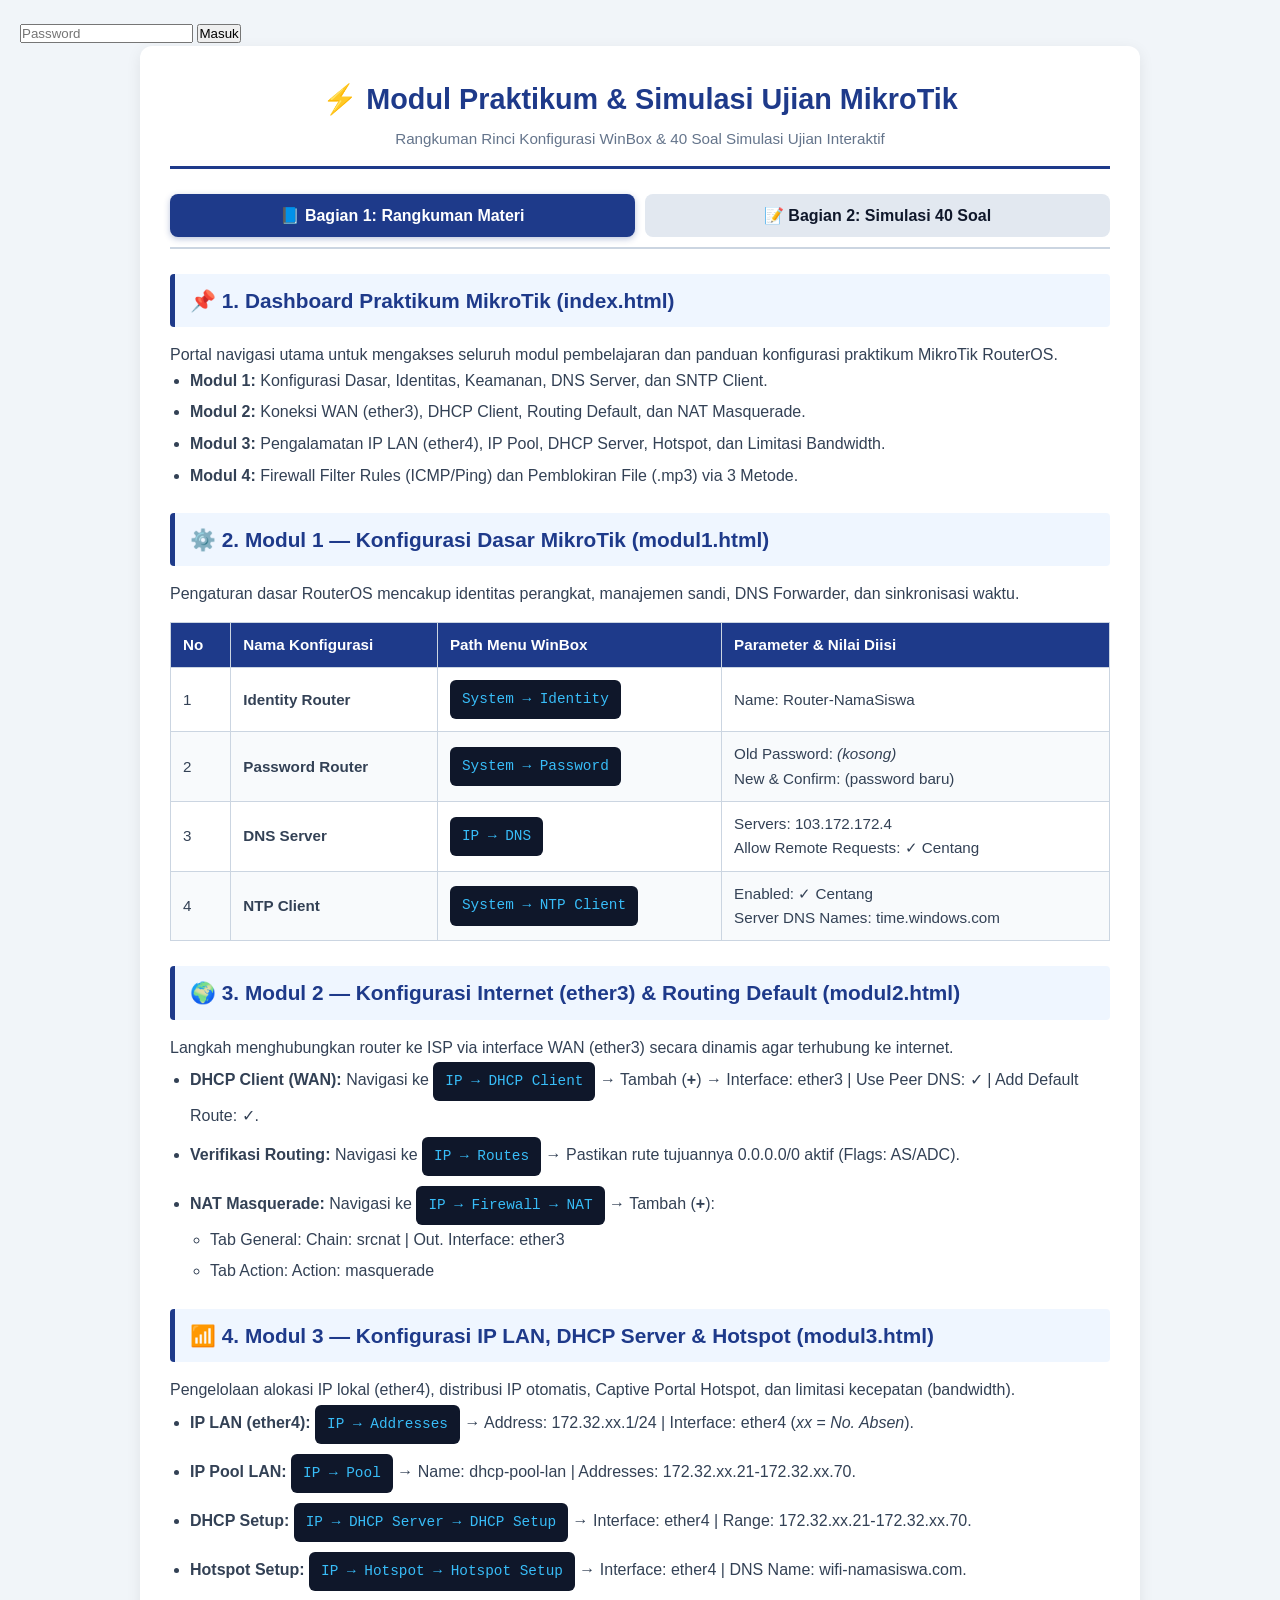
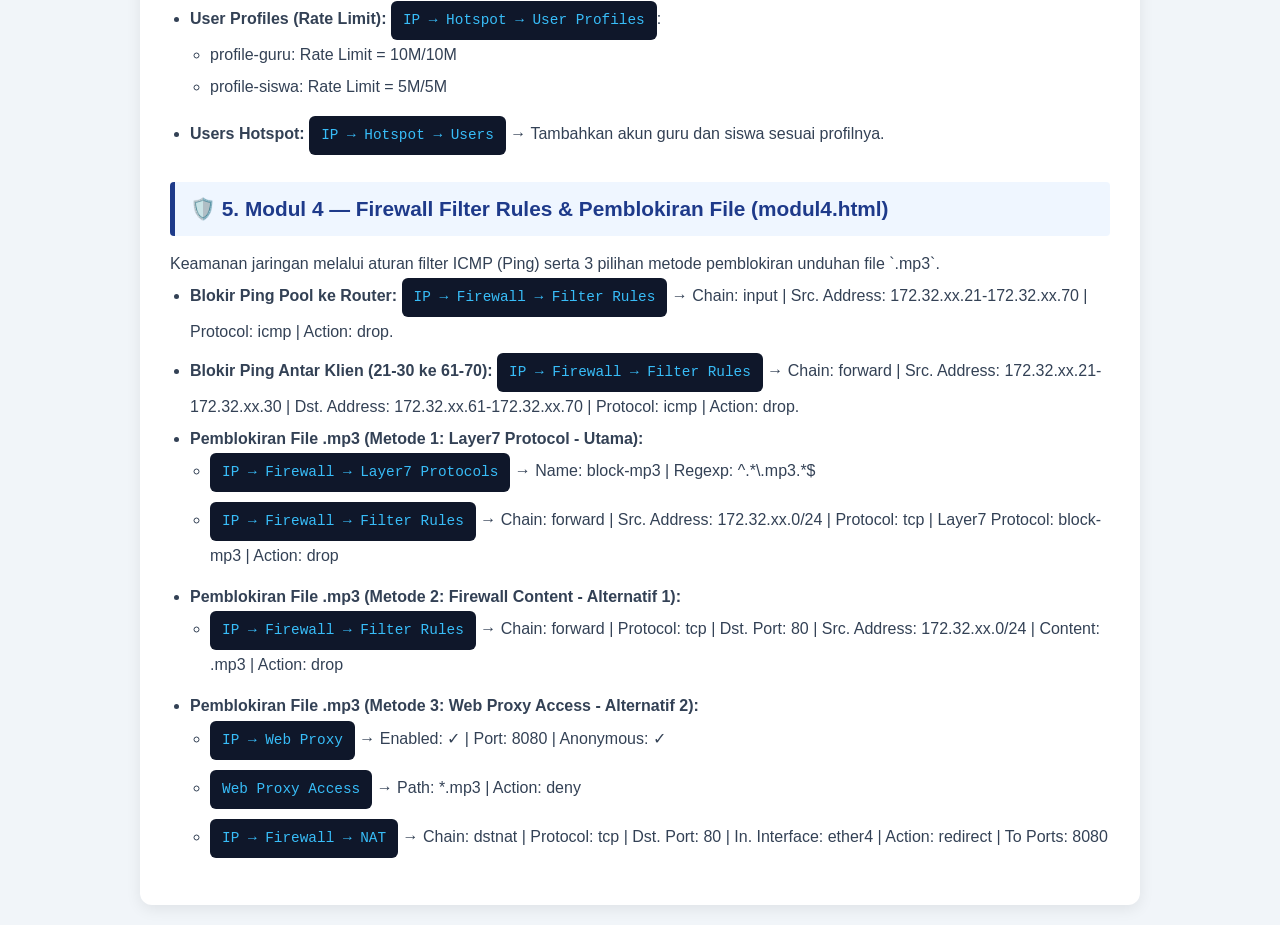
<file: aij.html>
<!DOCTYPE html>
<html lang="id">
<head>
    <meta charset="UTF-8">
    <meta name="viewport" content="width=device-width, initial-scale=1.0">
    <title>Praktikum MikroTik - Rangkuman & Simulasi Soal</title>
    <form onsubmit="return checkPassword()">
  <input type="password" id="pass" placeholder="Password">
  <button type="submit">Masuk</button>
</form>
<script>
  function checkPassword() {
    const p = document.getElementById("pass").value;
    if (p === "rahasia123") {
      alert("Selamat datang, Kenzo!");
      return true;
    } else {
      alert("Password salah!");
      return false;
    }
  }
</script>
    <style>
        :root {
            --primary: #1e3a8a;
            --primary-light: #3b82f6;
            --secondary: #0f172a;
            --bg-color: #f1f5f9;
            --card-bg: #ffffff;
            --text-main: #334155;
            --border-color: #cbd5e1;
            --correct-bg: #dcfce7;
            --correct-border: #22c55e;
            --wrong-bg: #fee2e2;
            --wrong-border: #ef4444;
        }

        * {
            box-sizing: border-box;
            margin: 0;
            padding: 0;
            font-family: 'Segoe UI', Tahoma, Geneva, Verdana, sans-serif;
        }

        body {
            background-color: var(--bg-color);
            color: var(--text-main);
            line-height: 1.6;
            padding: 20px;
        }

        .container {
            max-width: 1000px;
            margin: 0 auto;
            background: var(--card-bg);
            padding: 30px;
            border-radius: 12px;
            box-shadow: 0 4px 15px rgba(0, 0, 0, 0.08);
        }

        header {
            text-align: center;
            margin-bottom: 25px;
            padding-bottom: 15px;
            border-bottom: 3px solid var(--primary);
        }

        header h1 {
            color: var(--primary);
            font-size: 1.8rem;
            margin-bottom: 5px;
        }

        header p {
            color: #64748b;
            font-size: 0.95rem;
        }

        /* Navigation Tabs */
        .nav-tabs {
            display: flex;
            gap: 10px;
            margin-bottom: 25px;
            border-bottom: 2px solid var(--border-color);
            padding-bottom: 10px;
        }

        .tab-btn {
            flex: 1;
            padding: 12px;
            border: none;
            background-color: #e2e8f0;
            color: var(--secondary);
            font-size: 1rem;
            font-weight: 600;
            cursor: pointer;
            border-radius: 8px;
            transition: all 0.3s ease;
        }

        .tab-btn:hover {
            background-color: #cbd5e1;
        }

        .tab-btn.active {
            background-color: var(--primary);
            color: #ffffff;
            box-shadow: 0 2px 6px rgba(30, 58, 138, 0.3);
        }

        .tab-content {
            display: none;
        }

        .tab-content.active {
            display: block;
        }

        /* Styling Rangkuman */
        h2 {
            color: var(--primary);
            background: #eff6ff;
            padding: 10px 15px;
            border-left: 5px solid var(--primary);
            border-radius: 4px;
            margin: 25px 0 15px 0;
            font-size: 1.3rem;
        }

        ul {
            margin-left: 20px;
            margin-bottom: 15px;
        }

        li {
            margin-bottom: 6px;
        }

        table {
            width: 100%;
            border-collapse: collapse;
            margin: 15px 0;
            font-size: 0.95rem;
        }

        th, td {
            border: 1px solid var(--border-color);
            padding: 10px 12px;
            text-align: left;
        }

        th {
            background-color: var(--primary);
            color: white;
        }

        tr:nth-child(even) {
            background-color: #f8fafc;
        }

        .code-block {
            background-color: #0f172a;
            color: #38bdf8;
            padding: 8px 12px;
            border-radius: 6px;
            font-family: monospace;
            font-size: 0.9rem;
            display: inline-block;
            margin: 2px 0;
        }

        /* Styling Kuis */
        .quiz-header {
            background-color: #f0fdf4;
            border: 1px solid #bbf7d0;
            padding: 15px;
            border-radius: 8px;
            margin-bottom: 20px;
            color: #166534;
        }

        /* Result Banner */
        .result-box {
            display: none;
            background: #eff6ff;
            border: 2px solid var(--primary-light);
            border-radius: 8px;
            padding: 20px;
            text-align: center;
            margin-bottom: 25px;
        }

        .result-box h3 {
            font-size: 1.5rem;
            color: var(--primary);
            margin-bottom: 10px;
        }

        .result-details {
            display: flex;
            justify-content: center;
            gap: 20px;
            font-size: 1.1rem;
            font-weight: 600;
            margin-top: 10px;
        }

        .score-badge {
            padding: 5px 15px;
            border-radius: 20px;
            background: #ffffff;
            border: 1px solid var(--border-color);
        }

        .question-card {
            background: #f8fafc;
            border: 1px solid var(--border-color);
            border-radius: 8px;
            padding: 18px;
            margin-bottom: 15px;
            transition: all 0.2s ease;
        }

        .question-text {
            font-weight: 600;
            color: var(--secondary);
            margin-bottom: 12px;
            font-size: 1rem;
        }

        .options {
            list-style: none;
            padding-left: 0;
        }

        .options li {
            margin-bottom: 8px;
        }

        .options label {
            display: block;
            padding: 10px 14px;
            background: #ffffff;
            border: 1px solid var(--border-color);
            border-radius: 6px;
            cursor: pointer;
            transition: background 0.2s;
        }

        .options label:hover {
            background: #f1f5f9;
        }

        .options input[type="radio"] {
            margin-right: 10px;
        }

        /* Class Indikator Jawaban Benar / Salah */
        .options label.correct-opt {
            background-color: var(--correct-bg) !important;
            border-color: var(--correct-border) !important;
            color: #14532d;
            font-weight: 600;
        }

        .options label.wrong-opt {
            background-color: var(--wrong-bg) !important;
            border-color: var(--wrong-border) !important;
            color: #7f1d1d;
            font-weight: 600;
        }

        .answer-key {
            display: none;
            background-color: #dcfce7;
            border: 1px solid #86efac;
            color: #166534;
            padding: 10px;
            border-radius: 6px;
            margin-top: 10px;
            font-weight: bold;
            font-size: 0.9rem;
        }

        /* Bottom Buttons */
        .quiz-actions {
            display: flex;
            gap: 15px;
            margin-top: 25px;
        }

        .btn-submit, .btn-reset {
            flex: 1;
            padding: 14px;
            border: none;
            border-radius: 8px;
            font-size: 1.05rem;
            font-weight: bold;
            cursor: pointer;
            transition: all 0.3s ease;
        }

        .btn-submit {
            background-color: #16a34a;
            color: white;
        }

        .btn-submit:hover {
            background-color: #15803d;
        }

        .btn-reset {
            background-color: #dc2626;
            color: white;
        }

        .btn-reset:hover {
            background-color: #b91c1c;
        }

        .btn-disabled {
            opacity: 0.6;
            cursor: not-allowed;
        }
    </style>
</head>
<body>

<div class="container">
    <header>
        <h1>⚡ Modul Praktikum & Simulasi Ujian MikroTik</h1>
        <p>Rangkuman Rinci Konfigurasi WinBox & 40 Soal Simulasi Ujian Interaktif</p>
    </header>

    <div class="nav-tabs">
        <button class="tab-btn active" onclick="switchTab('rangkuman')">📘 Bagian 1: Rangkuman Materi</button>
        <button class="tab-btn" onclick="switchTab('kuis')">📝 Bagian 2: Simulasi 40 Soal</button>
    </div>

    <!-- BAGIAN 1: RANGKUMAN MATERI -->
    <div id="rangkuman" class="tab-content active">
        <h2>📌 1. Dashboard Praktikum MikroTik (index.html)</h2>
        <p>Portal navigasi utama untuk mengakses seluruh modul pembelajaran dan panduan konfigurasi praktikum MikroTik RouterOS.</p>
        <ul>
            <li><b>Modul 1:</b> Konfigurasi Dasar, Identitas, Keamanan, DNS Server, dan SNTP Client.</li>
            <li><b>Modul 2:</b> Koneksi WAN (ether3), DHCP Client, Routing Default, dan NAT Masquerade.</li>
            <li><b>Modul 3:</b> Pengalamatan IP LAN (ether4), IP Pool, DHCP Server, Hotspot, dan Limitasi Bandwidth.</li>
            <li><b>Modul 4:</b> Firewall Filter Rules (ICMP/Ping) dan Pemblokiran File (.mp3) via 3 Metode.</li>
        </ul>

        <h2>⚙️ 2. Modul 1 — Konfigurasi Dasar MikroTik (modul1.html)</h2>
        <p>Pengaturan dasar RouterOS mencakup identitas perangkat, manajemen sandi, DNS Forwarder, dan sinkronisasi waktu.</p>
        <table>
            <thead>
                <tr>
                    <th>No</th>
                    <th>Nama Konfigurasi</th>
                    <th>Path Menu WinBox</th>
                    <th>Parameter & Nilai Diisi</th>
                </tr>
            </thead>
            <tbody>
                <tr>
                    <td>1</td>
                    <td><b>Identity Router</b></td>
                    <td><span class="code-block">System → Identity</span></td>
                    <td>Name: <code>Router-NamaSiswa</code></td>
                </tr>
                <tr>
                    <td>2</td>
                    <td><b>Password Router</b></td>
                    <td><span class="code-block">System → Password</span></td>
                    <td>Old Password: <i>(kosong)</i><br>New & Confirm: <code>(password baru)</code></td>
                </tr>
                <tr>
                    <td>3</td>
                    <td><b>DNS Server</b></td>
                    <td><span class="code-block">IP → DNS</span></td>
                    <td>Servers: <code>103.172.172.4</code><br>Allow Remote Requests: <code>✓ Centang</code></td>
                </tr>
                <tr>
                    <td>4</td>
                    <td><b>NTP Client</b></td>
                    <td><span class="code-block">System → NTP Client</span></td>
                    <td>Enabled: <code>✓ Centang</code><br>Server DNS Names: <code>time.windows.com</code></td>
                </tr>
            </tbody>
        </table>

        <h2>🌍 3. Modul 2 — Konfigurasi Internet (ether3) & Routing Default (modul2.html)</h2>
        <p>Langkah menghubungkan router ke ISP via interface WAN (ether3) secara dinamis agar terhubung ke internet.</p>
        <ul>
            <li><b>DHCP Client (WAN):</b> Navigasi ke <span class="code-block">IP → DHCP Client</span> → Tambah (<b>+</b>) → Interface: <code>ether3</code> | Use Peer DNS: <code>✓</code> | Add Default Route: <code>✓</code>.</li>
            <li><b>Verifikasi Routing:</b> Navigasi ke <span class="code-block">IP → Routes</span> → Pastikan rute tujuannya <code>0.0.0.0/0</code> aktif (Flags: AS/ADC).</li>
            <li><b>NAT Masquerade:</b> Navigasi ke <span class="code-block">IP → Firewall → NAT</span> → Tambah (<b>+</b>):
                <ul>
                    <li>Tab General: Chain: <code>srcnat</code> | Out. Interface: <code>ether3</code></li>
                    <li>Tab Action: Action: <code>masquerade</code></li>
                </ul>
            </li>
        </ul>

        <h2>📶 4. Modul 3 — Konfigurasi IP LAN, DHCP Server & Hotspot (modul3.html)</h2>
        <p>Pengelolaan alokasi IP lokal (ether4), distribusi IP otomatis, Captive Portal Hotspot, dan limitasi kecepatan (bandwidth).</p>
        <ul>
            <li><b>IP LAN (ether4):</b> <span class="code-block">IP → Addresses</span> → Address: <code>172.32.xx.1/24</code> | Interface: <code>ether4</code> (<i>xx = No. Absen</i>).</li>
            <li><b>IP Pool LAN:</b> <span class="code-block">IP → Pool</span> → Name: <code>dhcp-pool-lan</code> | Addresses: <code>172.32.xx.21-172.32.xx.70</code>.</li>
            <li><b>DHCP Setup:</b> <span class="code-block">IP → DHCP Server → DHCP Setup</span> → Interface: <code>ether4</code> | Range: <code>172.32.xx.21-172.32.xx.70</code>.</li>
            <li><b>Hotspot Setup:</b> <span class="code-block">IP → Hotspot → Hotspot Setup</span> → Interface: <code>ether4</code> | DNS Name: <code>wifi-namasiswa.com</code>.</li>
            <li><b>User Profiles (Rate Limit):</b> <span class="code-block">IP → Hotspot → User Profiles</span>:
                <ul>
                    <li><code>profile-guru</code>: Rate Limit = <code>10M/10M</code></li>
                    <li><code>profile-siswa</code>: Rate Limit = <code>5M/5M</code></li>
                </ul>
            </li>
            <li><b>Users Hotspot:</b> <span class="code-block">IP → Hotspot → Users</span> → Tambahkan akun <code>guru</code> dan <code>siswa</code> sesuai profilnya.</li>
        </ul>

        <h2>🛡️ 5. Modul 4 — Firewall Filter Rules & Pemblokiran File (modul4.html)</h2>
        <p>Keamanan jaringan melalui aturan filter ICMP (Ping) serta 3 pilihan metode pemblokiran unduhan file `.mp3`.</p>
        <ul>
            <li><b>Blokir Ping Pool ke Router:</b> <span class="code-block">IP → Firewall → Filter Rules</span> → Chain: <code>input</code> | Src. Address: <code>172.32.xx.21-172.32.xx.70</code> | Protocol: <code>icmp</code> | Action: <code>drop</code>.</li>
            <li><b>Blokir Ping Antar Klien (21-30 ke 61-70):</b> <span class="code-block">IP → Firewall → Filter Rules</span> → Chain: <code>forward</code> | Src. Address: <code>172.32.xx.21-172.32.xx.30</code> | Dst. Address: <code>172.32.xx.61-172.32.xx.70</code> | Protocol: <code>icmp</code> | Action: <code>drop</code>.</li>
            <li><b>Pemblokiran File .mp3 (Metode 1: Layer7 Protocol - Utama):</b>
                <ul>
                    <li><span class="code-block">IP → Firewall → Layer7 Protocols</span> → Name: <code>block-mp3</code> | Regexp: <code>^.*\.mp3.*$</code></li>
                    <li><span class="code-block">IP → Firewall → Filter Rules</span> → Chain: <code>forward</code> | Src. Address: <code>172.32.xx.0/24</code> | Protocol: <code>tcp</code> | Layer7 Protocol: <code>block-mp3</code> | Action: <code>drop</code></li>
                </ul>
            </li>
            <li><b>Pemblokiran File .mp3 (Metode 2: Firewall Content - Alternatif 1):</b>
                <ul>
                    <li><span class="code-block">IP → Firewall → Filter Rules</span> → Chain: <code>forward</code> | Protocol: <code>tcp</code> | Dst. Port: <code>80</code> | Src. Address: <code>172.32.xx.0/24</code> | Content: <code>.mp3</code> | Action: <code>drop</code></li>
                </ul>
            </li>
            <li><b>Pemblokiran File .mp3 (Metode 3: Web Proxy Access - Alternatif 2):</b>
                <ul>
                    <li><span class="code-block">IP → Web Proxy</span> → Enabled: <code>✓</code> | Port: <code>8080</code> | Anonymous: <code>✓</code></li>
                    <li><span class="code-block">Web Proxy Access</span> → Path: <code>*.mp3</code> | Action: <code>deny</code></li>
                    <li><span class="code-block">IP → Firewall → NAT</span> → Chain: <code>dstnat</code> | Protocol: <code>tcp</code> | Dst. Port: <code>80</code> | In. Interface: <code>ether4</code> | Action: <code>redirect</code> | To Ports: <code>8080</code></li>
                </ul>
            </li>
        </ul>
    </div>

    <!-- BAGIAN 2: SIMULASI SOAL -->
    <div id="kuis" class="tab-content">
        <div class="quiz-header">
            <h3>📌 Panduan Pengerjaan Kuis Interaktif</h3>
            <p>Pilih satu jawaban terbaik untuk setiap soal. Setelah selesai mengerjakan semua soal, klik tombol <b>"Selesai & Cek Hasil"</b> di bagian paling bawah untuk melihat skor akhir dan evaluasi jawaban.</p>
        </div>

        <!-- Tampilan Banner Hasil -->
        <div id="result-box" class="result-box">
            <h3>🎉 Hasil Ujian Anda</h3>
            <div class="result-details">
                <span class="score-badge" id="final-score" style="color: var(--primary);">Nilai: 0 / 100</span>
                <span class="score-badge" id="correct-count" style="color: #16a34a;">Benar: 0</span>
                <span class="score-badge" id="wrong-count" style="color: #dc2626;">Salah: 0</span>
            </div>
        </div>

        <form id="quiz-form">
            <div id="quiz-container"></div>

            <div class="quiz-actions">
                <button type="button" class="btn-submit" onclick="submitQuiz()">✅ Selesai & Cek Hasil</button>
                <button type="button" class="btn-reset" onclick="resetQuiz()">🔄 Kerjakan Ulang</button>
            </div>
        </form>
    </div>
</div>

<script>
    function switchTab(tabId) {
        document.querySelectorAll('.tab-content').forEach(tab => tab.classList.remove('active'));
        document.querySelectorAll('.tab-btn').forEach(btn => btn.classList.remove('active'));
        document.getElementById(tabId).classList.add('active');
        event.currentTarget.classList.add('active');
    }

    const questions = [
        { q: "1. Apa fungsi utama dari portal index.html pada paket praktikum MikroTik?", options: ["A. Mengalihkan lalu lintas internet", "B. Sebagai halaman navigasi utama antar modul", "C. Konfigurasi otomatis WinBox", "D. Menjalankan skrip backup"], ans: "B. Sebagai halaman navigasi utama antar modul" },
        { q: "2. Menu di WinBox yang digunakan untuk mengubah identitas router adalah...", options: ["A. IP -> Identity", "B. System -> Identity", "C. Tools -> Identity", "D. Interface -> Identity"], ans: "B. System -> Identity" },
        { q: "3. Mengapa disarankan mengubah password bawaan admin pada MikroTik?", options: ["A. Agar internet lebih cepat", "B. Meningkatkan keamanan dasar router", "C. Menambah alokasi IP Address", "D. Mengaktifkan fitur Hotspot"], ans: "B. Meningkatkan keamanan dasar router" },
        { q: "4. Fitur di MikroTik yang berfungsi menjadikan router sebagai DNS Forwarder untuk klien LAN adalah...", options: ["A. Allow Remote Requests", "B. Cache DNS Dynamic", "C. DNS Static Entry", "D. Peer DNS Enable"], ans: "A. Allow Remote Requests" },
        { q: "5. Alasan utama memasang NTP Client pada router MikroTik adalah...", options: ["A. Mempercepat koneksi WiFi", "B. Menyinkronkan jam router dengan server internasional", "C. Mencegah kebocoran IP Address", "D. Memblokir situs web ilegal"], ans: "B. Menyinkronkan jam router dengan server internasional" },
        { q: "6. Server NTP bawaan Windows yang sering digunakan pada konfigurasi MikroTik adalah...", options: ["A. pool.ntp.org", "B. time.windows.com", "C. time.google.com", "D. id.pool.ntp.org"], ans: "B. time.windows.com" },
        { q: "7. Pada Modul 2, interface yang digunakan sebagai jalur penghubung WAN/Internet adalah...", options: ["A. ether1", "B. ether2", "C. ether3", "D. ether4"], ans: "C. ether3" },
        { q: "8. Menu untuk mengonfigurasi IP otomatis dari ISP pada interface WAN adalah...", options: ["A. IP -> DHCP Server", "B. IP -> DHCP Client", "C. IP -> Addresses", "D. IP -> Pool"], ans: "B. IP -> DHCP Client" },
        { q: "9. Fitur pada DHCP Client yang berfungsi membuat rute default secara otomatis adalah...", options: ["A. Use Peer DNS", "B. Add Default Route", "C. Use Peer NTP", "D. DHCP Options"], ans: "B. Add Default Route" },
        { q: "10. Rute default menuju internet pada tabel routing ditunjukkan dengan Dst. Address...", options: ["A. 192.168.1.1/24", "B. 10.0.0.0/8", "C. 0.0.0.0/0", "D. 127.0.0.1/32"], ans: "C. 0.0.0.0/0" },
        { q: "11. Action NAT yang digunakan agar IP privat LAN dapat mengakses internet menggunakan IP publik adalah...", options: ["A. redirect", "B. accept", "C. masquerade", "D. drop"], ans: "C. masquerade" },
        { q: "12. Jalur menu untuk membuat aturan NAT pada WinBox adalah...", options: ["A. IP -> Routes -> NAT", "B. IP -> Firewall -> NAT", "C. System -> NAT", "D. Interfaces -> NAT"], ans: "B. IP -> Firewall -> NAT" },
        { q: "13. Pada Modul 3, interface yang ditujukan khusus untuk jaringan LAN / Hotspot adalah...", options: ["A. ether1", "B. ether2", "C. ether3", "D. ether4"], ans: "D. ether4" },
        { q: "14. Jika nomor absen siswa adalah 15, maka konfigurasi IP Address LAN ether4 yang benar adalah...", options: ["A. 172.32.15.1/24", "B. 192.168.15.1/24", "C. 10.32.15.1/24", "D. 172.16.15.1/24"], ans: "A. 172.32.15.1/24" },
        { q: "15. Rentang IP Address (IP Pool) untuk LAN pada modul praktikum dimulai dari IP...", options: ["A. 172.32.xx.1 - 172.32.xx.50", "B. 172.32.xx.21 - 172.32.xx.70", "C. 172.32.xx.10 - 172.32.xx.100", "D. 172.32.xx.100 - 172.32.xx.200"], ans: "B. 172.32.xx.21 - 172.32.xx.70" },
        { q: "16. Wizard otomatis untuk mengonfigurasi DHCP Server di MikroTik dinamakan...", options: ["A. DHCP Wizard", "B. DHCP Setup", "C. Quick Setup", "D. Address Creator"], ans: "B. DHCP Setup" },
        { q: "17. Fitur Captive Portal berbasis web pada MikroTik disebut...", options: ["A. Web Proxy", "B. Hotspot", "C. PPPoE", "D. VPN Server"], ans: "B. Hotspot" },
        { q: "18. Nama domain DNS Hotspot yang dibuat untuk siswa dinamakan dengan format...", options: ["A. hotspot-namasiswa.com", "B. wifi-namasiswa.com", "C. mikrotik-namasiswa.id", "D. internet-namasiswa.net"], ans: "B. wifi-namasiswa.com" },
        { q: "19. Parameter pada Hotspot User Profiles yang berfungsi membatasi kecepatan unduh dan unggah adalah...", options: ["A. Shared Users", "B. Rate Limit (rx/tx)", "C. Openflow Timeout", "D. Session Timeout"], ans: "B. Rate Limit (rx/tx)" },
        { q: "20. Berapa batas alokasi bandwidth (Rate Limit) untuk profil 'guru' pada Modul 3?", options: ["A. 5M/5M", "B. 10M/10M", "C. 2M/2M", "D. Unlimited"], ans: "B. 10M/10M" },
        { q: "21. Berapa batas alokasi bandwidth (Rate Limit) untuk profil 'siswa' pada Modul 3?", options: ["A. 5M/5M", "B. 10M/10M", "C. 1M/1M", "D. 512k/512k"], ans: "A. 5M/5M" },
        { q: "22. Jenis Chain pada Firewall Filter yang digunakan untuk memfilter paket data yang ditujukan langsung ke router adalah...", options: ["A. forward", "B. input", "C. output", "D. prerouting"], ans: "B. input" },
        { q: "23. Jenis Chain pada Firewall Filter yang digunakan untuk memfilter paket dari klien LAN ke internet atau antar klien adalah...", options: ["A. input", "B. forward", "C. output", "D. postrouting"], ans: "B. forward" },
        { q: "24. Protokol jaringan yang dipakai saat melakukan pengujian koneksi 'Ping' adalah...", options: ["A. TCP", "B. UDP", "C. ICMP", "D. IGMP"], ans: "C. ICMP" },
        { q: "25. Langkah memblokir Ping dari DHCP Pool ke Router menggunakan Chain...", options: ["A. forward", "B. input", "C. output", "D. srcnat"], ans: "B. input" },
        { q: "26. Action pada Filter Rules yang berfungsi membuang paket tanpa mengirim balasan pesan penolakan adalah...", options: ["A. reject", "B. drop", "C. passthrough", "D. log"], ans: "B. drop" },
        { q: "27. Konfigurasi memblokir Ping antar klien (IP 21-30 ke IP 61-70) menggunakan Chain...", options: ["A. input", "B. forward", "C. output", "D. dstnat"], ans: "B. forward" },
        { q: "28. Ekspresi reguler (Regexp) Layer7 Protocol yang benar untuk mendeteksi file .mp3 adalah...", options: ["A. *.mp3", "B. ^.*\\.mp3.*$", "C. %mp3%", "D. [mp3]$"], ans: "B. ^.*\\.mp3.*$" },
        { q: "29. Menu untuk mendefinisikan ekspresi reguler Layer7 pada WinBox adalah...", options: ["A. IP -> Firewall -> Layer7 Protocols", "B. IP -> Firewall -> Service Ports", "C. System -> Layer7", "D. IP -> Web Proxy"], ans: "A. IP -> Firewall -> Layer7 Protocols" },
        { q: "30. Pada pemblokiran file .mp3 metode Layer7, protokol yang dikunci pada Filter Rules adalah...", options: ["A. udp", "B. icmp", "C. tcp", "D. gre"], ans: "C. tcp" },
        { q: "31. Metode kedua pemblokiran file .mp3 tanpa Layer7 menggunakan fitur Advanced...", options: ["A. Dst. Host", "B. Content", "C. Packet Mark", "D. Routing Mark"], ans: "B. Content" },
        { q: "32. Port standar web HTTP yang menjadi sasaran pemblokiran file content .mp3 adalah...", options: ["A. 21", "B. 53", "C. 80", "D. 443"], ans: "C. 80" },
        { q: "33. Port standar lokal yang diaktifkan saat menggunakan fitur Web Proxy MikroTik pada modul adalah...", options: ["A. 80", "B. 8080", "C. 3128", "D. 1080"], ans: "B. 8080" },
        { q: "34. Parameter pada Web Proxy Access untuk menolak unduhan file audio mp3 adalah...", options: ["A. Path: *.mp3 | Action: deny", "B. URL: mp3 | Action: drop", "C. Dst.: *.mp3 | Action: reject", "D. Redirect: *.mp3 | Action: close"], ans: "A. Path: *.mp3 | Action: deny" },
        { q: "35. Supaya trafik HTTP (Port 80) dialihkan otomatis ke Web Proxy (Port 8080), aksi NAT yang digunakan adalah...", options: ["A. masquerade", "B. redirect", "C. dst-nat", "D. same"], ans: "B. redirect" },
        { q: "36. Chain NAT yang digunakan saat melakukan Redirect ke Web Proxy adalah...", options: ["A. srcnat", "B. dstnat", "C. input", "D. output"], ans: "B. dstnat" },
        { q: "37. Fungsi dari mengaktifkan centang 'Anonymous' pada Web Proxy MikroTik adalah...", options: ["A. Menyembunyikan identitas router saat memproses permintaan web", "B. Mempercepat unduhan file", "C. Membuka blokir situs terlarang", "D. Mencegah serangan DDoS"], ans: "A. Menyembunyikan identitas router saat memproses permintaan web" },
        { q: "38. Status rute otomatis yang muncul pada tabel routing jika DHCP Client berhasil terhubung adalah...", options: ["A. DAC", "B. DAS / AD", "C. S", "D. X"], ans: "B. DAS / AD" },
        { q: "39. Parameter 'Use Peer DNS' pada DHCP Client berfungsi untuk...", options: ["A. Mengabaikan DNS dari ISP", "B. Menggunakan server DNS yang diberikan secara otomatis oleh ISP", "C. Memblokir DNS publik", "D. Mengubah IP Address router"], ans: "B. Menggunakan server DNS yang diberikan secara otomatis oleh ISP" },
        { q: "40. Jika kita ingin melihat daftar pengguna Hotspot yang sedang aktif login, menu yang diakses adalah...", options: ["A. IP -> Hotspot -> Users", "B. IP -> Hotspot -> Active", "C. IP -> Hotspot -> Hosts", "D. IP -> Hotspot -> IP Binding"], ans: "B. IP -> Hotspot -> Active" }
    ];

    const quizContainer = document.getElementById('quiz-container');

    // Render Semua Pertanyaan Kuis
    function renderQuiz() {
        quizContainer.innerHTML = '';
        questions.forEach((qObj, idx) => {
            const card = document.createElement('div');
            card.className = 'question-card';
            card.id = `q-card-${idx}`;
            
            let optionsHTML = '';
            qObj.options.forEach((opt, optIdx) => {
                optionsHTML += `
                    <li>
                        <label id="lbl-${idx}-${optIdx}">
                            <input type="radio" name="q${idx}" value="${opt}"> ${opt}
                        </label>
                    </li>`;
            });

            card.innerHTML = `
                <div class="question-text">${qObj.q}</div>
                <ul class="options">${optionsHTML}</ul>
                <div id="ans-${idx}" class="answer-key">Jawaban Benar: ${qObj.ans}</div>
            `;
            quizContainer.appendChild(card);
        });
    }

    renderQuiz();

    // Fungsi Koreksi & Cek Hasil
    function submitQuiz() {
        let correctCount = 0;
        let wrongCount = 0;

        questions.forEach((qObj, idx) => {
            const selectedOpt = document.querySelector(`input[name="q${idx}"]:checked`);
            const ansDiv = document.getElementById(`ans-${idx}`);
            ansDiv.style.display = 'block';

            qObj.options.forEach((opt, optIdx) => {
                const labelElement = document.getElementById(`lbl-${idx}-${optIdx}`);
                const radioElement = labelElement.querySelector('input');
                radioElement.disabled = true; // Kunci pilihan setelah disubmit

                // Sorot opsi yang merupakan jawaban benar
                if (opt === qObj.ans) {
                    labelElement.classList.add('correct-opt');
                }

                // Jika pengguna memilih opsi ini dan ternyata salah
                if (selectedOpt && selectedOpt.value === opt && opt !== qObj.ans) {
                    labelElement.classList.add('wrong-opt');
                }
            });

            if (selectedOpt && selectedOpt.value === qObj.ans) {
                correctCount++;
            } else {
                wrongCount++;
            }
        });

        // Hitung Skor (Skala 0-100)
        const finalScore = Math.round((correctCount / questions.length) * 100);

        // Tampilkan Banner Hasil
        document.getElementById('final-score').innerText = `Nilai: ${finalScore} / 100`;
        document.getElementById('correct-count').innerText = `Benar: ${correctCount}`;
        document.getElementById('wrong-count').innerText = `Salah: ${wrongCount}`;
        
        const resultBox = document.getElementById('result-box');
        resultBox.style.display = 'block';

        // Scroll otomatis ke banner hasil
        resultBox.scrollIntoView({ behavior: 'smooth' });

        // Simpan hasil ke database supaya admin bisa lihat nilainya
        simpanHasilUjian("aij", finalScore, correctCount, wrongCount, questions.length);
    }

    // ==== SIMPAN HASIL UJIAN KE FIREBASE (biar admin bisa pantau nilai siswa) ====
    const FIREBASE_URL_HASIL = "https://mapel12-website-default-rtdb.asia-southeast1.firebasedatabase.app";

    async function simpanHasilUjian(modulId, nilai, benar, salah, totalSoal) {
        try {
            const currentUser = JSON.parse(localStorage.getItem("currentUser"));
            if (!currentUser || !currentUser.username) return; // tidak login, tidak disimpan

            const endpoint = FIREBASE_URL_HASIL + "/examResults/" + modulId + "/" + currentUser.username + ".json";
            await fetch(endpoint, {
                method: "PUT",
                headers: { "Content-Type": "application/json" },
                body: JSON.stringify({
                    name: currentUser.name,
                    username: currentUser.username,
                    nilai: nilai,
                    benar: benar,
                    salah: salah,
                    totalSoal: totalSoal,
                    waktu: Date.now()
                })
            });
        } catch (err) {
            console.error("Gagal menyimpan hasil ujian:", err);
        }
    }

    // ==== JAGA STATUS "AKTIF" TETAP HIDUP SELAMA DI DALAM MODUL + CEK KICK ADMIN ====
    (function() {
        const userSesi = JSON.parse(localStorage.getItem("currentUser"));
        if (!userSesi || !userSesi.username) return;

        const presenceEndpoint = FIREBASE_URL_HASIL + "/activeUsers/" + userSesi.username + ".json";

        async function heartbeatDanCekKick() {
            try {
                const res = await fetch(presenceEndpoint);
                const myData = await res.json();

                if (myData && myData.kicked === true) {
                    alert("Anda telah dikeluarkan dari sesi oleh Administrator!");
                    await fetch(presenceEndpoint, { method: "DELETE" });
                    localStorage.removeItem("currentUser");
                    window.location.href = "index.html";
                    return;
                }

                await fetch(presenceEndpoint, {
                    method: "PATCH",
                    headers: { "Content-Type": "application/json" },
                    body: JSON.stringify({ lastSeen: Date.now() })
                });
            } catch (err) {
                console.error("Gagal memperbarui status aktif:", err);
            }
        }

        heartbeatDanCekKick();
        setInterval(heartbeatDanCekKick, 5000);
    })();

    // Fungsi Kerjakan Ulang
    function resetQuiz() {
        document.getElementById('result-box').style.display = 'none';
        renderQuiz();
        window.scrollTo({ top: 0, behavior: 'smooth' });
    }
</script>

</body>
</html>
</file>
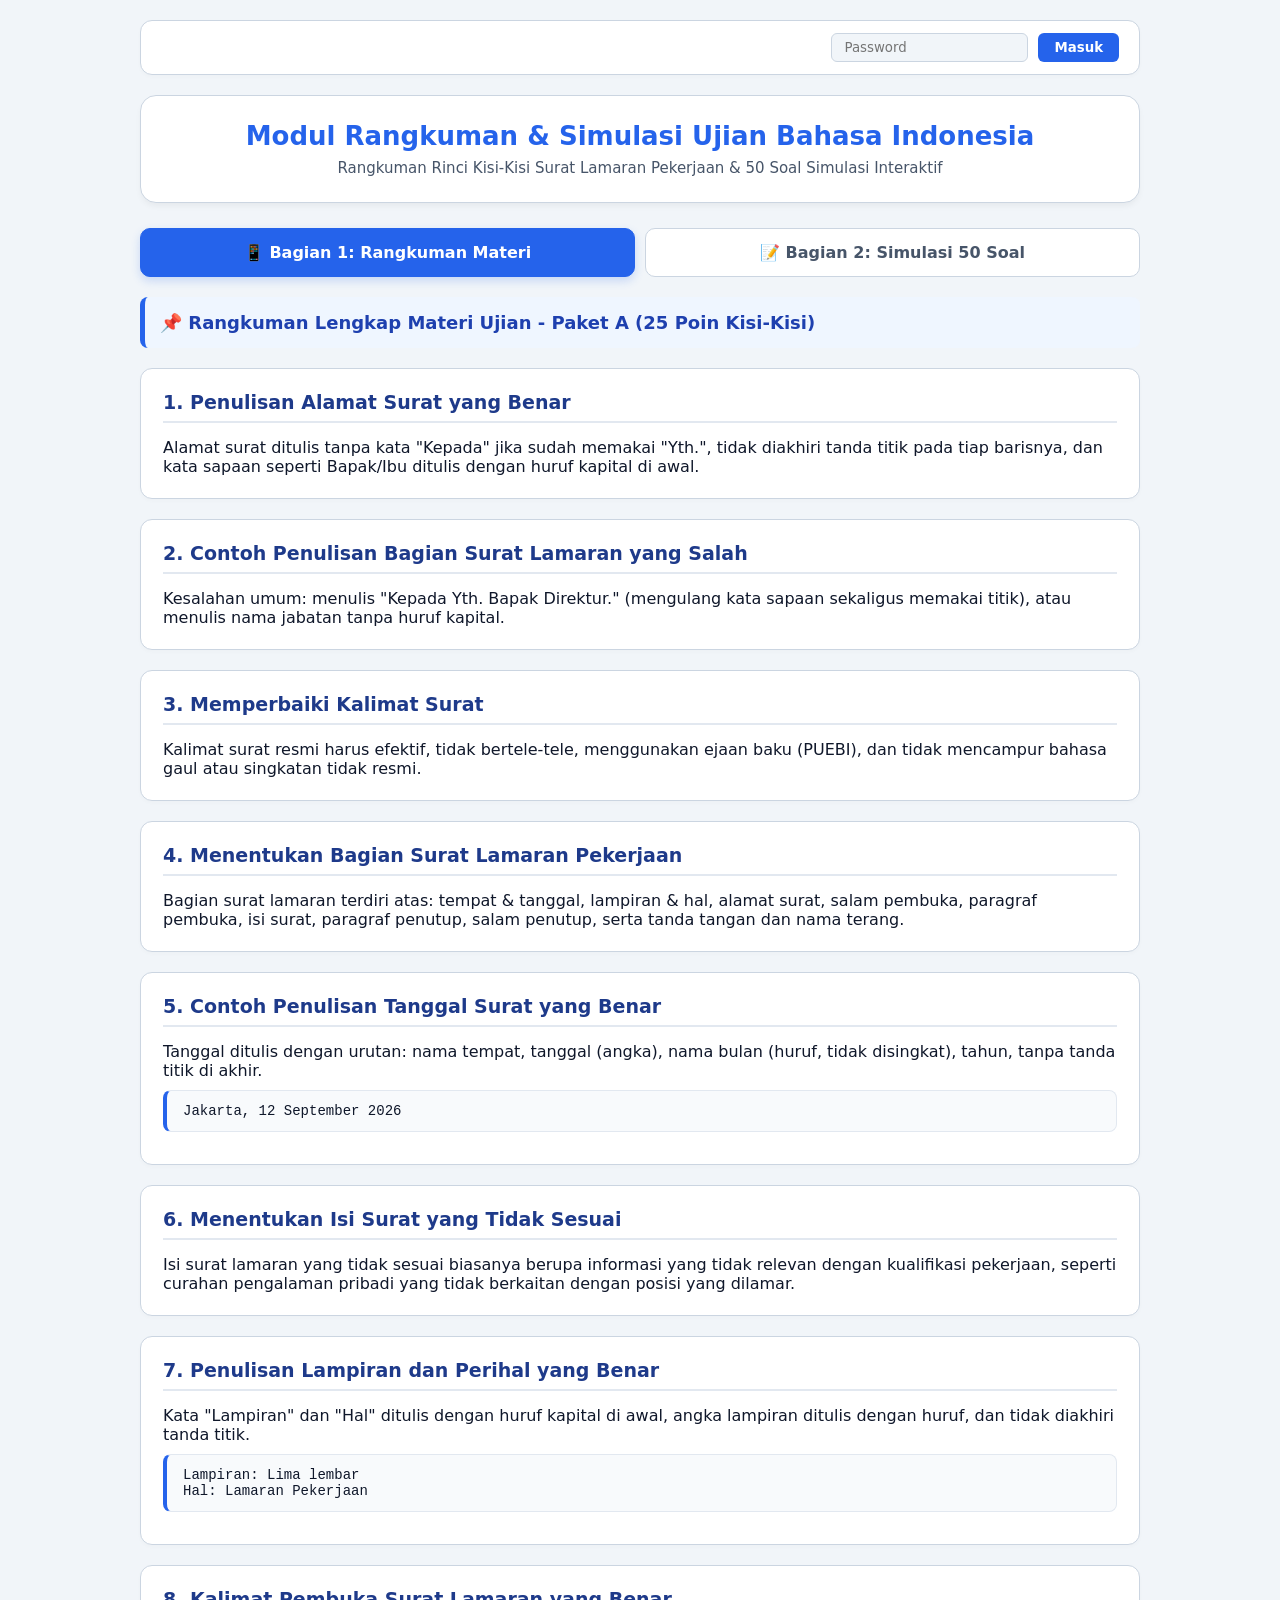
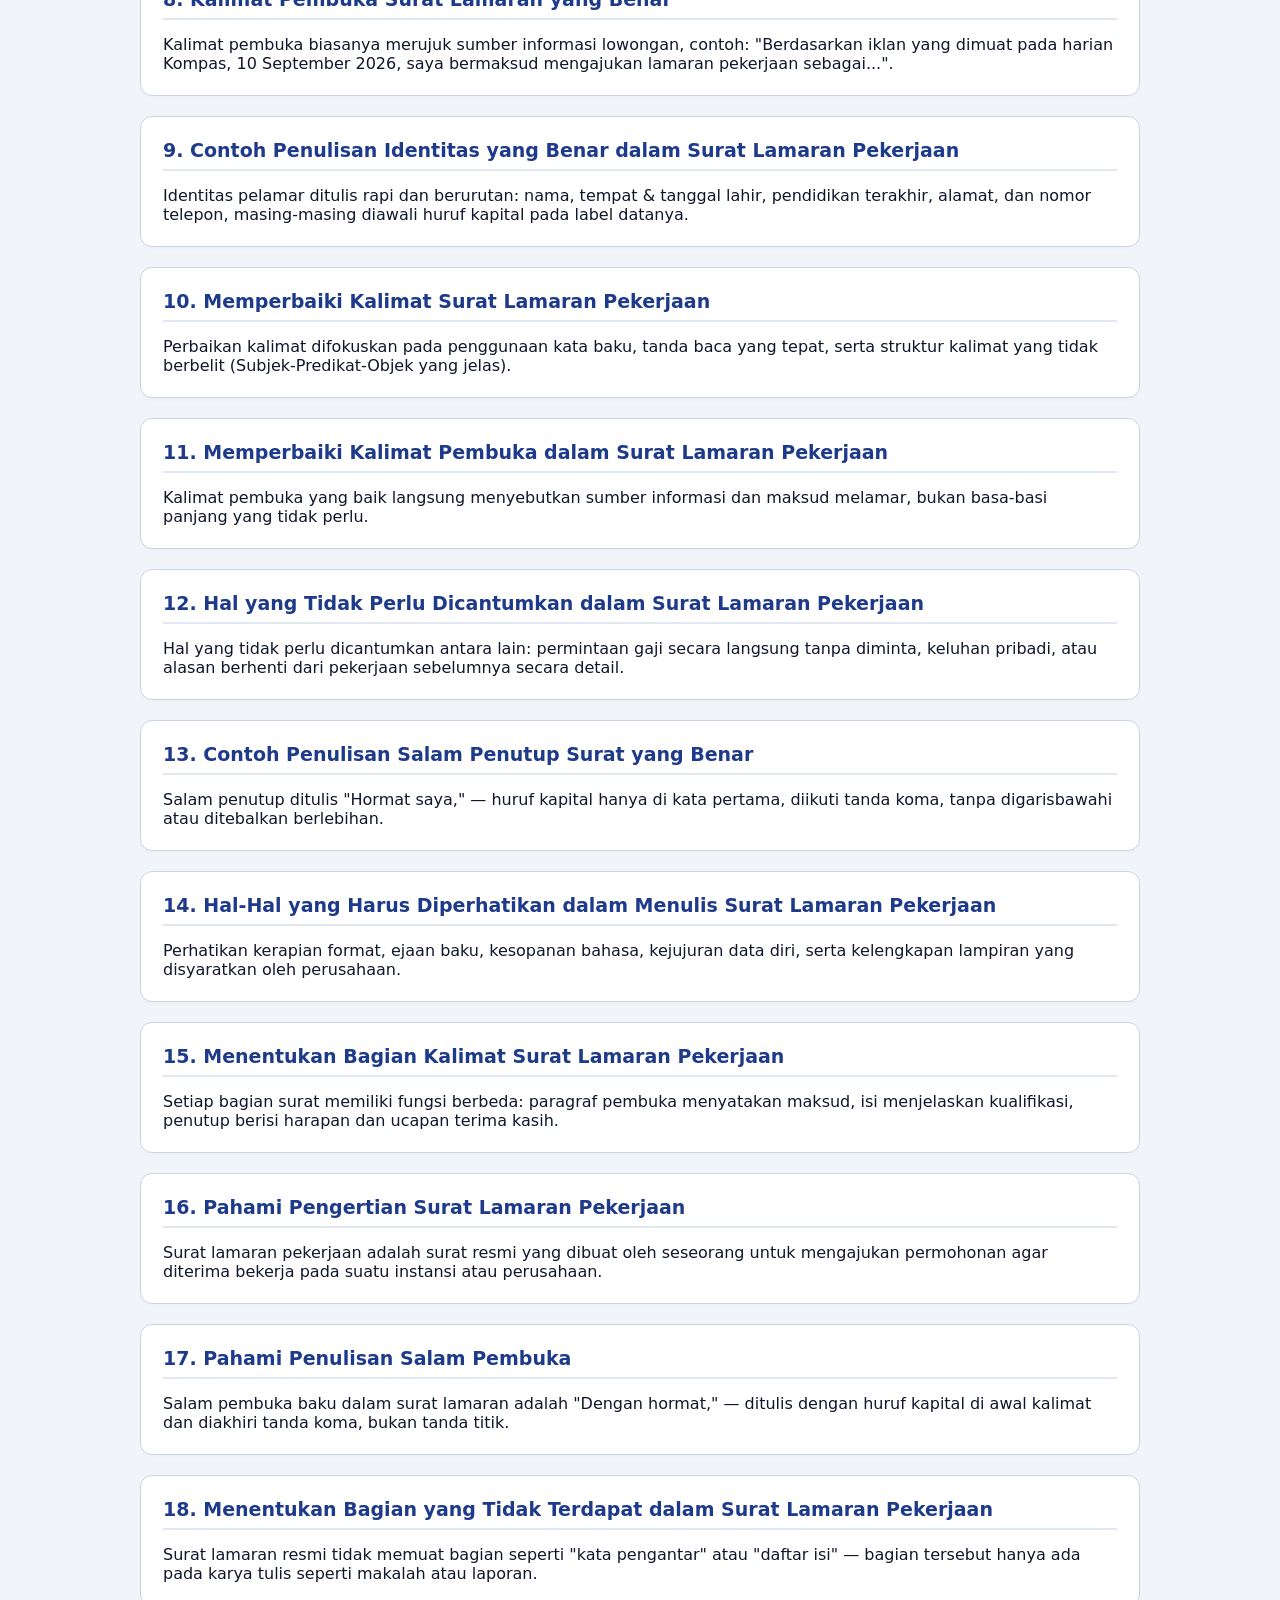
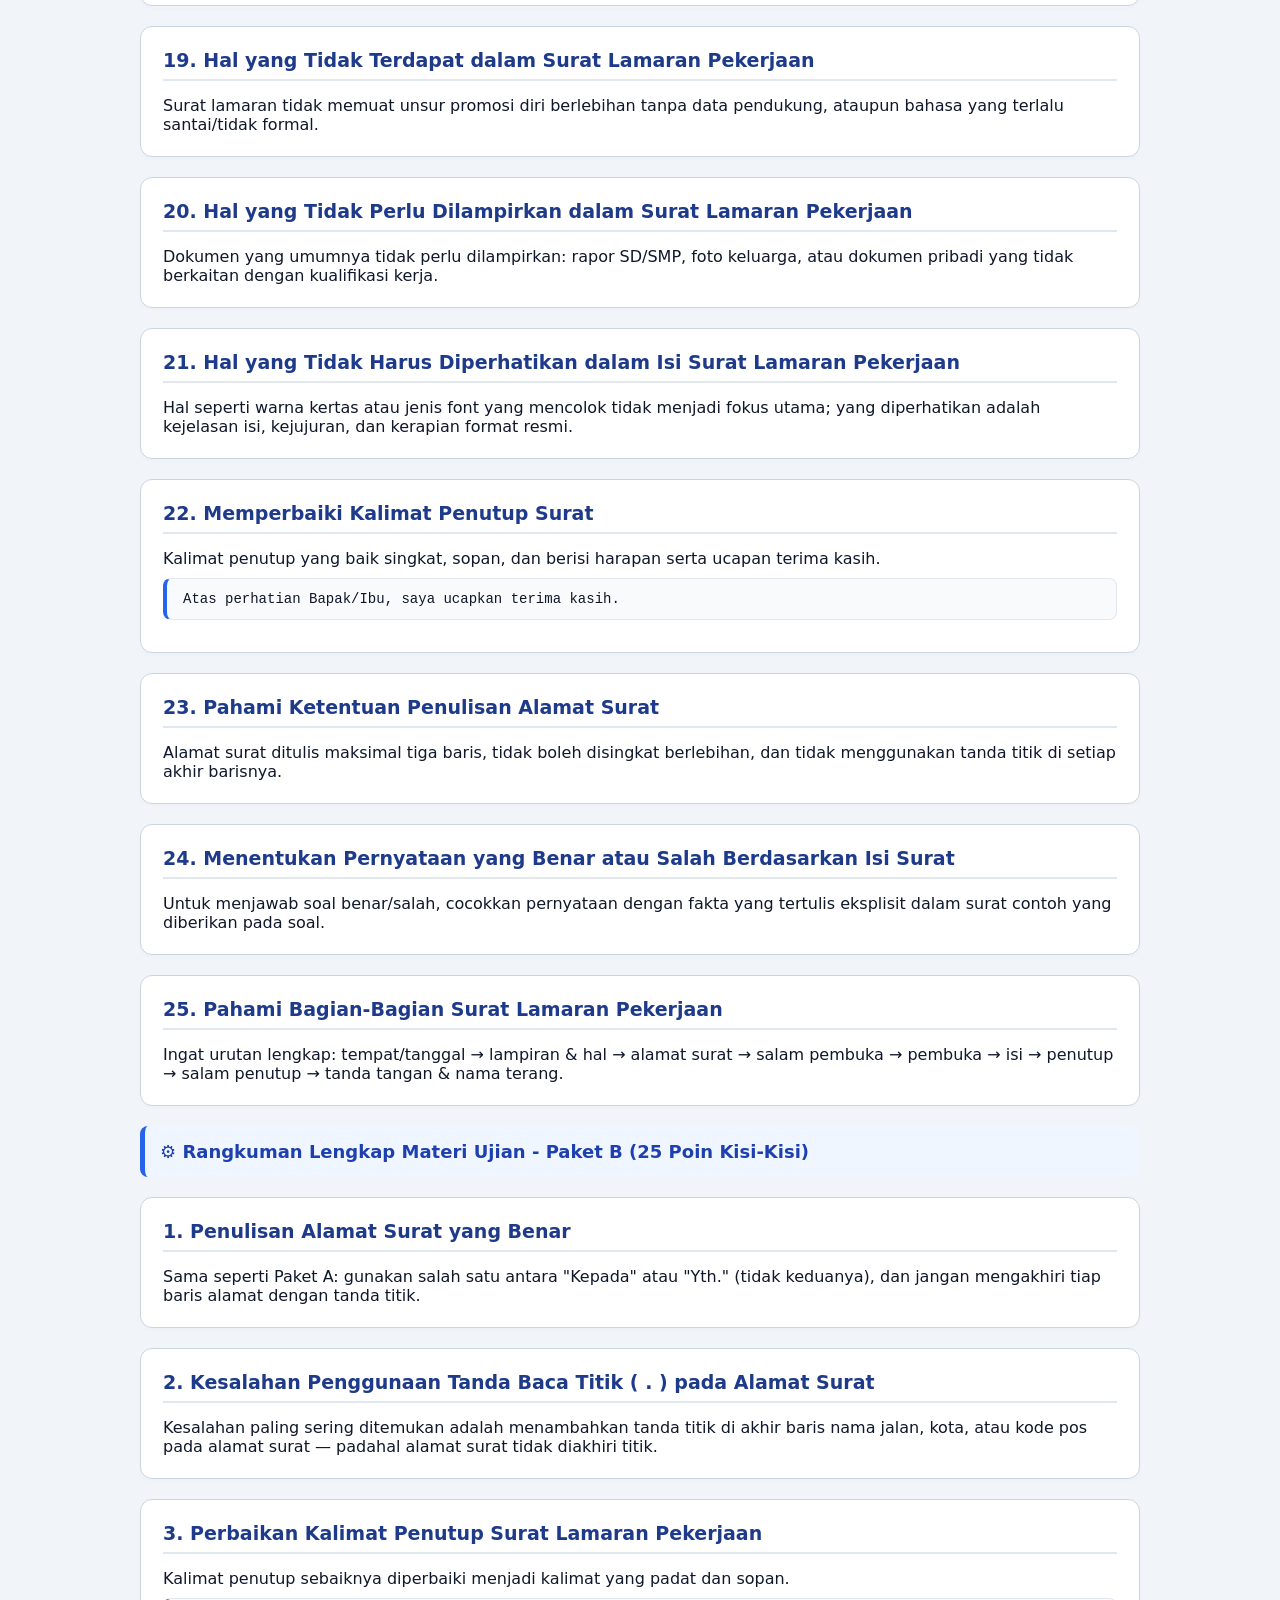
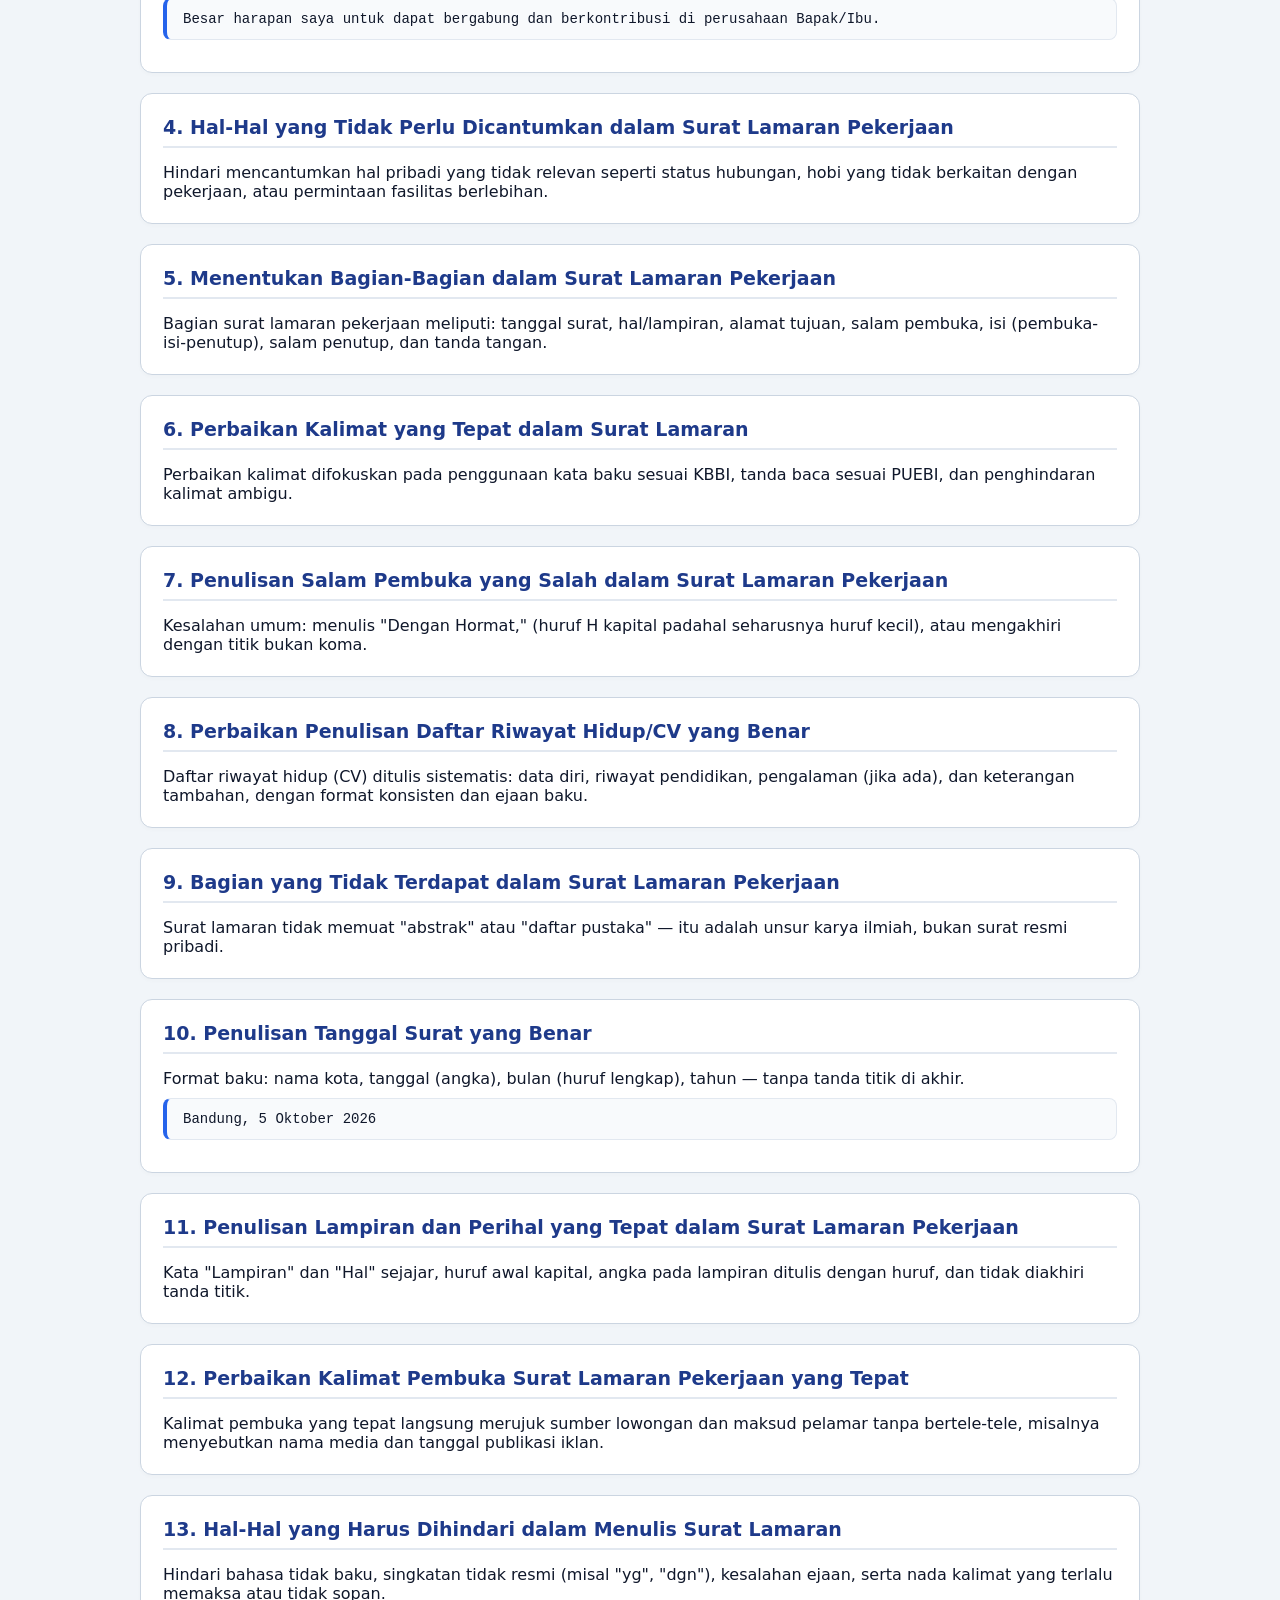
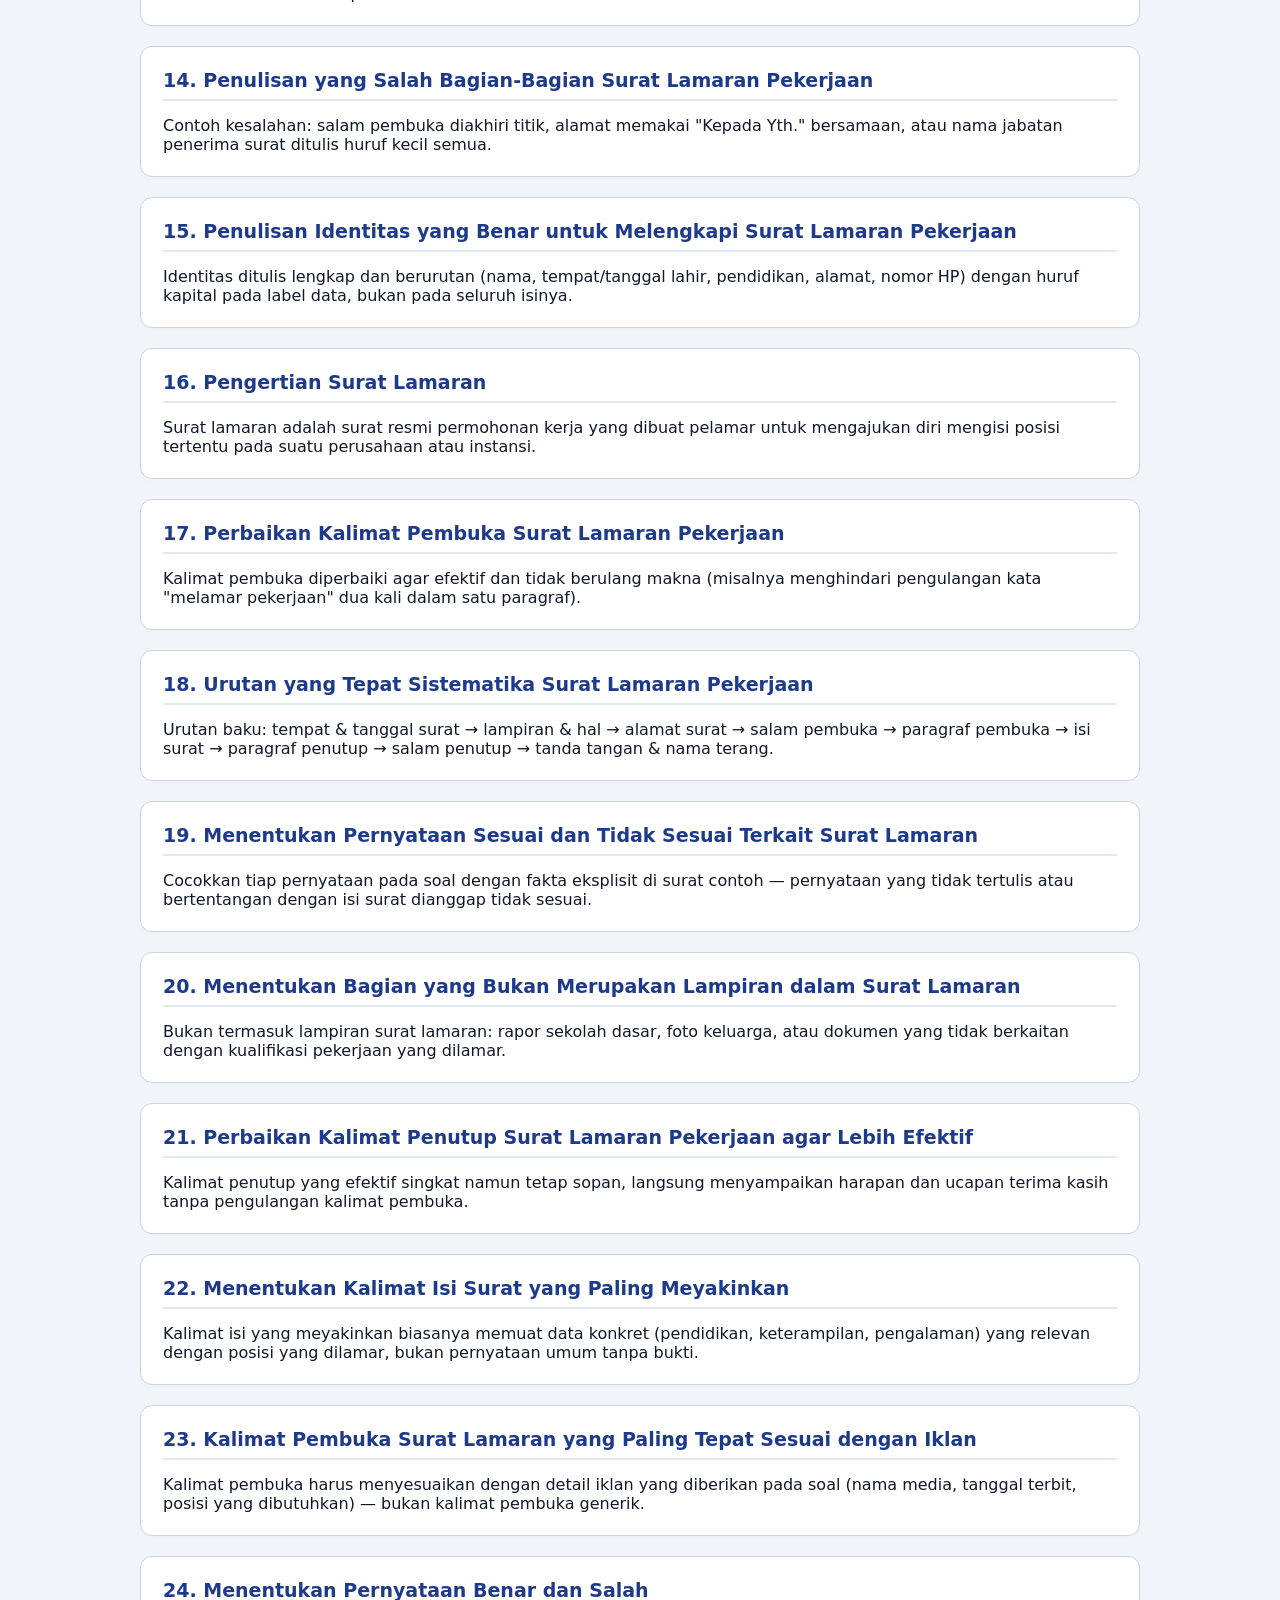
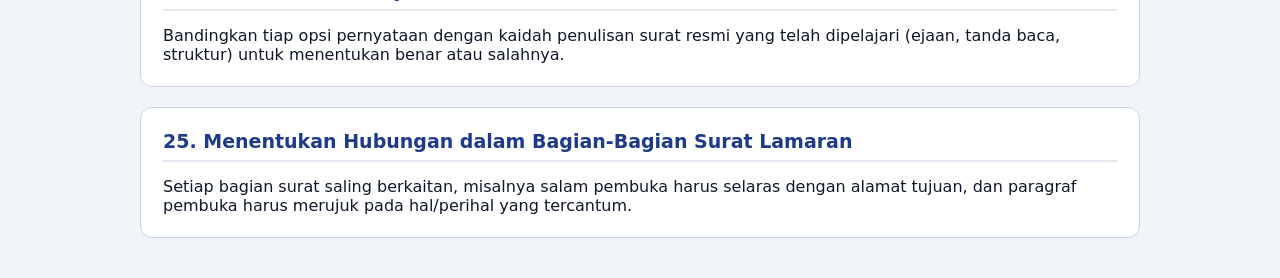
<file: bindo.html>
<!DOCTYPE html>
<html lang="id">
<head>
  <meta charset="UTF-8">
  <meta name="viewport" content="width=device-width, initial-scale=1.0">
  <title>Portal Pembelajaran & Simulasi Ujian Bahasa Indonesia</title>
  <style>
    :root {
      --bg-color: #f1f5f9;
      --panel-bg: #ffffff;
      --card-bg: #f8fafc;
      --primary: #2563eb;
      --primary-hover: #1d4ed8;
      --text-main: #0f172a;
      --text-sub: #475569;
      --correct: #16a34a;
      --wrong: #dc2626;
      --border: #cbd5e1;
    }

    * { box-sizing: border-box; margin: 0; padding: 0; font-family: 'Segoe UI', system-ui, sans-serif; }

    body {
      background-color: var(--bg-color);
      color: var(--text-main);
      padding: 20px;
      min-height: 100vh;
    }

    .container {
      max-width: 1000px;
      margin: 0 auto;
    }

    /* Top Auth Bar */
    .auth-bar {
      background: var(--panel-bg);
      padding: 12px 20px;
      border-radius: 12px;
      display: flex;
      justify-content: flex-end;
      gap: 10px;
      margin-bottom: 20px;
      border: 1px solid var(--border);
      box-shadow: 0 2px 4px rgba(0,0,0,0.02);
    }

    .auth-bar input {
      background: var(--bg-color);
      border: 1px solid var(--border);
      color: var(--text-main);
      padding: 6px 12px;
      border-radius: 6px;
      outline: none;
    }

    .auth-bar button {
      background: var(--primary);
      color: white;
      border: none;
      padding: 6px 16px;
      font-weight: bold;
      border-radius: 6px;
      cursor: pointer;
    }

    /* Header */
    .header {
      text-align: center;
      margin-bottom: 25px;
      padding: 25px 20px;
      background: var(--panel-bg);
      border-radius: 16px;
      border: 1px solid var(--border);
      box-shadow: 0 4px 6px -1px rgba(0,0,0,0.05);
    }

    .header h1 {
      color: var(--primary);
      font-size: 26px;
      margin-bottom: 8px;
    }

    .header p {
      color: var(--text-sub);
      font-size: 15px;
    }

    /* Main Navigation */
    .nav-tabs {
      display: flex;
      gap: 10px;
      margin-bottom: 20px;
    }

    .nav-btn {
      flex: 1;
      padding: 14px;
      background: var(--panel-bg);
      border: 1px solid var(--border);
      color: var(--text-sub);
      font-size: 16px;
      font-weight: 600;
      border-radius: 10px;
      cursor: pointer;
      transition: 0.2s;
    }

    .nav-btn.active {
      background: var(--primary);
      color: white;
      border-color: var(--primary);
      box-shadow: 0 4px 10px rgba(37, 99, 235, 0.2);
    }

    /* Content Panels */
    .panel { display: none; }
    .panel.active { display: block; }

    /* Rangkuman Styles */
    .section-banner {
      background: #eff6ff;
      border-left: 5px solid var(--primary);
      padding: 15px;
      border-radius: 8px;
      margin-bottom: 20px;
      font-size: 18px;
      font-weight: 700;
      color: #1e40af;
    }

    .material-card {
      background: var(--panel-bg);
      border-radius: 12px;
      padding: 22px;
      margin-bottom: 20px;
      border: 1px solid var(--border);
      box-shadow: 0 2px 4px rgba(0,0,0,0.02);
    }

    .material-card h2 {
      color: #1e3a8a;
      border-bottom: 2px solid #e2e8f0;
      padding-bottom: 8px;
      margin-bottom: 15px;
      font-size: 19px;
    }

    .material-card h3 {
      color: var(--primary);
      margin: 15px 0 8px 0;
      font-size: 16px;
    }

    .material-card ul, .material-card ol {
      padding-left: 20px;
      color: #334155;
      line-height: 1.7;
      margin-bottom: 10px;
    }

    .code-box {
      background: #f8fafc;
      padding: 12px 16px;
      border-radius: 8px;
      border: 1px solid #e2e8f0;
      border-left: 4px solid var(--primary);
      margin: 10px 0;
      font-family: monospace;
      color: #0f172a;
      font-size: 14px;
    }

    /* Quiz Styles */
    .quiz-subtabs {
      display: flex;
      gap: 10px;
      margin-bottom: 20px;
    }

    .sub-btn {
      padding: 10px 20px;
      background: var(--panel-bg);
      border: 1px solid var(--border);
      color: var(--text-main);
      border-radius: 8px;
      cursor: pointer;
      font-weight: 600;
    }

    .sub-btn.active {
      background: #dbeafe;
      color: var(--primary);
      border-color: var(--primary);
    }

    .q-card {
      background: var(--panel-bg);
      border: 1px solid var(--border);
      border-radius: 12px;
      padding: 20px;
      margin-bottom: 15px;
      box-shadow: 0 2px 4px rgba(0,0,0,0.02);
    }

    .q-text {
      font-size: 16px;
      font-weight: 600;
      margin-bottom: 15px;
      line-height: 1.5;
      color: #0f172a;
    }

    .options {
      display: flex;
      flex-direction: column;
      gap: 8px;
    }

    .opt-btn {
      background: var(--card-bg);
      border: 1px solid var(--border);
      color: var(--text-main);
      padding: 12px 15px;
      border-radius: 8px;
      text-align: left;
      cursor: pointer;
      transition: 0.2s;
      font-size: 14.5px;
    }

    .opt-btn:hover {
      border-color: var(--primary);
      background: #f0f9ff;
    }

    .opt-btn.selected {
      background: #dbeafe;
      border-color: var(--primary);
      color: #1e40af;
      font-weight: 600;
    }

    .opt-btn.correct {
      background: #dcfce7 !important;
      border-color: var(--correct) !important;
      color: #14532d !important;
      font-weight: bold;
    }

    .opt-btn.wrong {
      background: #fee2e2 !important;
      border-color: var(--wrong) !important;
      color: #7f1d1d !important;
    }

    .feedback-note {
      margin-top: 10px;
      padding: 8px 12px;
      border-radius: 6px;
      font-size: 14px;
      font-weight: bold;
      display: none;
    }

    .feedback-note.show-correct {
      display: block;
      background: #dcfce7;
      color: #166534;
      border: 1px solid #86efac;
    }

    .feedback-note.show-wrong {
      display: block;
      background: #fee2e2;
      color: #991b1b;
      border: 1px solid #fca5a5;
    }

    /* Controls Bar */
    .quiz-controls {
      background: var(--panel-bg);
      padding: 15px 20px;
      border-radius: 12px;
      display: flex;
      justify-content: space-between;
      align-items: center;
      border: 1px solid var(--border);
      margin-top: 20px;
      position: sticky;
      bottom: 20px;
      box-shadow: 0 4px 12px rgba(0,0,0,0.1);
    }

    .action-btn {
      padding: 10px 20px;
      border-radius: 8px;
      border: none;
      font-weight: bold;
      cursor: pointer;
      font-size: 14px;
    }

    .btn-submit { background: var(--correct); color: white; }
    .btn-reset { background: #eab308; color: #0f172a; margin-right: 8px; }

    .score-display {
      font-size: 16px;
      font-weight: bold;
      color: var(--primary);
    }

    /* Modal Pengumuman */
    .announcement-modal-overlay {
      position: fixed;
      top: 0; left: 0; width: 100%; height: 100%;
      background: rgba(15, 23, 42, 0.75);
      backdrop-filter: blur(4px);
      display: flex; justify-content: center; align-items: center;
      z-index: 9999;
      opacity: 0; visibility: hidden;
      transition: all 0.3s ease;
    }

    .announcement-modal-overlay.active {
      opacity: 1; visibility: visible;
    }

    .announcement-card {
      background: #ffffff;
      width: 90%; max-width: 500px;
      border-radius: 16px;
      box-shadow: 0 20px 25px -5px rgba(0,0,0,0.2);
      overflow: hidden;
      transform: scale(0.9);
      transition: all 0.3s ease;
      border: 1px solid #cbd5e1;
    }

    .announcement-modal-overlay.active .announcement-card {
      transform: scale(1);
    }

    .announcement-header {
      background: #2563eb;
      color: #ffffff;
      padding: 16px 20px;
      display: flex; justify-content: space-between; align-items: center;
      font-weight: bold; font-size: 16px;
    }

    .announcement-body {
      padding: 20px;
      color: #334155;
      font-size: 14.5px;
      line-height: 1.6;
      max-height: 350px;
      overflow-y: auto;
    }

    .announcement-footer {
      padding: 12px 20px;
      background: #f8fafc;
      border-top: 1px solid #e2e8f0;
      display: flex; justify-content: flex-end;
    }

    .announcement-btn {
      background: #2563eb;
      color: white;
      border: none;
      padding: 8px 18px;
      border-radius: 8px;
      font-weight: bold;
      cursor: pointer;
    }
  </style>
</head>
<body>

  <!-- Modal Pengumuman -->
  <div id="announcementModal" class="announcement-modal-overlay">
    <div class="announcement-card">
      <div class="announcement-header">
        <span id="announcementTitle">📢 Pengumuman</span>
      </div>
      <div class="announcement-body" id="announcementContent">
        Memuat pengumuman...
      </div>
      <div class="announcement-footer">
        <button class="announcement-btn" onclick="closeAnnouncement()">Saya Mengerti</button>
      </div>
    </div>
  </div>

  <div class="container">
    <!-- Top Bar -->
    <div class="auth-bar">
      <input type="password" placeholder="Password">
      <button>Masuk</button>
    </div>

    <!-- Header -->
    <div class="header">
      <h1>Modul Rangkuman & Simulasi Ujian Bahasa Indonesia</h1>
      <p>Rangkuman Rinci Kisi-Kisi Surat Lamaran Pekerjaan & 50 Soal Simulasi Interaktif</p>
    </div>

    <!-- Navigasi Utama -->
    <div class="nav-tabs">
      <button class="nav-btn active" onclick="showTab('rangkuman-tab', this)">📱 Bagian 1: Rangkuman Materi</button>
      <button class="nav-btn" onclick="showTab('simulasi-tab', this)">📝 Bagian 2: Simulasi 50 Soal</button>
    </div>

    <!-- PANEL 1: RANGKUMAN MATERI LENGKAP -->
    <div id="rangkuman-tab" class="panel active">

      <!-- MATERI PAKET A -->
      <div class="section-banner">📌 Rangkuman Lengkap Materi Ujian - Paket A (25 Poin Kisi-Kisi)</div>

      <div class="material-card">
        <h2>1. Penulisan Alamat Surat yang Benar</h2>
        <p>Alamat surat ditulis tanpa kata "Kepada" jika sudah memakai "Yth.", tidak diakhiri tanda titik pada tiap barisnya, dan kata sapaan seperti Bapak/Ibu ditulis dengan huruf kapital di awal.</p>
      </div>

      <div class="material-card">
        <h2>2. Contoh Penulisan Bagian Surat Lamaran yang Salah</h2>
        <p>Kesalahan umum: menulis "Kepada Yth. Bapak Direktur." (mengulang kata sapaan sekaligus memakai titik), atau menulis nama jabatan tanpa huruf kapital.</p>
      </div>

      <div class="material-card">
        <h2>3. Memperbaiki Kalimat Surat</h2>
        <p>Kalimat surat resmi harus efektif, tidak bertele-tele, menggunakan ejaan baku (PUEBI), dan tidak mencampur bahasa gaul atau singkatan tidak resmi.</p>
      </div>

      <div class="material-card">
        <h2>4. Menentukan Bagian Surat Lamaran Pekerjaan</h2>
        <p>Bagian surat lamaran terdiri atas: tempat & tanggal, lampiran & hal, alamat surat, salam pembuka, paragraf pembuka, isi surat, paragraf penutup, salam penutup, serta tanda tangan dan nama terang.</p>
      </div>

      <div class="material-card">
        <h2>5. Contoh Penulisan Tanggal Surat yang Benar</h2>
        <p>Tanggal ditulis dengan urutan: nama tempat, tanggal (angka), nama bulan (huruf, tidak disingkat), tahun, tanpa tanda titik di akhir.</p>
        <div class="code-box">Jakarta, 12 September 2026</div>
      </div>

      <div class="material-card">
        <h2>6. Menentukan Isi Surat yang Tidak Sesuai</h2>
        <p>Isi surat lamaran yang tidak sesuai biasanya berupa informasi yang tidak relevan dengan kualifikasi pekerjaan, seperti curahan pengalaman pribadi yang tidak berkaitan dengan posisi yang dilamar.</p>
      </div>

      <div class="material-card">
        <h2>7. Penulisan Lampiran dan Perihal yang Benar</h2>
        <p>Kata "Lampiran" dan "Hal" ditulis dengan huruf kapital di awal, angka lampiran ditulis dengan huruf, dan tidak diakhiri tanda titik.</p>
        <div class="code-box">Lampiran: Lima lembar<br>Hal: Lamaran Pekerjaan</div>
      </div>

      <div class="material-card">
        <h2>8. Kalimat Pembuka Surat Lamaran yang Benar</h2>
        <p>Kalimat pembuka biasanya merujuk sumber informasi lowongan, contoh: "Berdasarkan iklan yang dimuat pada harian Kompas, 10 September 2026, saya bermaksud mengajukan lamaran pekerjaan sebagai...".</p>
      </div>

      <div class="material-card">
        <h2>9. Contoh Penulisan Identitas yang Benar dalam Surat Lamaran Pekerjaan</h2>
        <p>Identitas pelamar ditulis rapi dan berurutan: nama, tempat & tanggal lahir, pendidikan terakhir, alamat, dan nomor telepon, masing-masing diawali huruf kapital pada label datanya.</p>
      </div>

      <div class="material-card">
        <h2>10. Memperbaiki Kalimat Surat Lamaran Pekerjaan</h2>
        <p>Perbaikan kalimat difokuskan pada penggunaan kata baku, tanda baca yang tepat, serta struktur kalimat yang tidak berbelit (Subjek-Predikat-Objek yang jelas).</p>
      </div>

      <div class="material-card">
        <h2>11. Memperbaiki Kalimat Pembuka dalam Surat Lamaran Pekerjaan</h2>
        <p>Kalimat pembuka yang baik langsung menyebutkan sumber informasi dan maksud melamar, bukan basa-basi panjang yang tidak perlu.</p>
      </div>

      <div class="material-card">
        <h2>12. Hal yang Tidak Perlu Dicantumkan dalam Surat Lamaran Pekerjaan</h2>
        <p>Hal yang tidak perlu dicantumkan antara lain: permintaan gaji secara langsung tanpa diminta, keluhan pribadi, atau alasan berhenti dari pekerjaan sebelumnya secara detail.</p>
      </div>

      <div class="material-card">
        <h2>13. Contoh Penulisan Salam Penutup Surat yang Benar</h2>
        <p>Salam penutup ditulis "Hormat saya," — huruf kapital hanya di kata pertama, diikuti tanda koma, tanpa digarisbawahi atau ditebalkan berlebihan.</p>
      </div>

      <div class="material-card">
        <h2>14. Hal-Hal yang Harus Diperhatikan dalam Menulis Surat Lamaran Pekerjaan</h2>
        <p>Perhatikan kerapian format, ejaan baku, kesopanan bahasa, kejujuran data diri, serta kelengkapan lampiran yang disyaratkan oleh perusahaan.</p>
      </div>

      <div class="material-card">
        <h2>15. Menentukan Bagian Kalimat Surat Lamaran Pekerjaan</h2>
        <p>Setiap bagian surat memiliki fungsi berbeda: paragraf pembuka menyatakan maksud, isi menjelaskan kualifikasi, penutup berisi harapan dan ucapan terima kasih.</p>
      </div>

      <div class="material-card">
        <h2>16. Pahami Pengertian Surat Lamaran Pekerjaan</h2>
        <p>Surat lamaran pekerjaan adalah surat resmi yang dibuat oleh seseorang untuk mengajukan permohonan agar diterima bekerja pada suatu instansi atau perusahaan.</p>
      </div>

      <div class="material-card">
        <h2>17. Pahami Penulisan Salam Pembuka</h2>
        <p>Salam pembuka baku dalam surat lamaran adalah "Dengan hormat," — ditulis dengan huruf kapital di awal kalimat dan diakhiri tanda koma, bukan tanda titik.</p>
      </div>

      <div class="material-card">
        <h2>18. Menentukan Bagian yang Tidak Terdapat dalam Surat Lamaran Pekerjaan</h2>
        <p>Surat lamaran resmi tidak memuat bagian seperti "kata pengantar" atau "daftar isi" — bagian tersebut hanya ada pada karya tulis seperti makalah atau laporan.</p>
      </div>

      <div class="material-card">
        <h2>19. Hal yang Tidak Terdapat dalam Surat Lamaran Pekerjaan</h2>
        <p>Surat lamaran tidak memuat unsur promosi diri berlebihan tanpa data pendukung, ataupun bahasa yang terlalu santai/tidak formal.</p>
      </div>

      <div class="material-card">
        <h2>20. Hal yang Tidak Perlu Dilampirkan dalam Surat Lamaran Pekerjaan</h2>
        <p>Dokumen yang umumnya tidak perlu dilampirkan: rapor SD/SMP, foto keluarga, atau dokumen pribadi yang tidak berkaitan dengan kualifikasi kerja.</p>
      </div>

      <div class="material-card">
        <h2>21. Hal yang Tidak Harus Diperhatikan dalam Isi Surat Lamaran Pekerjaan</h2>
        <p>Hal seperti warna kertas atau jenis font yang mencolok tidak menjadi fokus utama; yang diperhatikan adalah kejelasan isi, kejujuran, dan kerapian format resmi.</p>
      </div>

      <div class="material-card">
        <h2>22. Memperbaiki Kalimat Penutup Surat</h2>
        <p>Kalimat penutup yang baik singkat, sopan, dan berisi harapan serta ucapan terima kasih.</p>
        <div class="code-box">Atas perhatian Bapak/Ibu, saya ucapkan terima kasih.</div>
      </div>

      <div class="material-card">
        <h2>23. Pahami Ketentuan Penulisan Alamat Surat</h2>
        <p>Alamat surat ditulis maksimal tiga baris, tidak boleh disingkat berlebihan, dan tidak menggunakan tanda titik di setiap akhir barisnya.</p>
      </div>

      <div class="material-card">
        <h2>24. Menentukan Pernyataan yang Benar atau Salah Berdasarkan Isi Surat</h2>
        <p>Untuk menjawab soal benar/salah, cocokkan pernyataan dengan fakta yang tertulis eksplisit dalam surat contoh yang diberikan pada soal.</p>
      </div>

      <div class="material-card">
        <h2>25. Pahami Bagian-Bagian Surat Lamaran Pekerjaan</h2>
        <p>Ingat urutan lengkap: tempat/tanggal → lampiran & hal → alamat surat → salam pembuka → pembuka → isi → penutup → salam penutup → tanda tangan & nama terang.</p>
      </div>

      <!-- MATERI PAKET B -->
      <div class="section-banner">⚙️ Rangkuman Lengkap Materi Ujian - Paket B (25 Poin Kisi-Kisi)</div>

      <div class="material-card">
        <h2>1. Penulisan Alamat Surat yang Benar</h2>
        <p>Sama seperti Paket A: gunakan salah satu antara "Kepada" atau "Yth." (tidak keduanya), dan jangan mengakhiri tiap baris alamat dengan tanda titik.</p>
      </div>

      <div class="material-card">
        <h2>2. Kesalahan Penggunaan Tanda Baca Titik ( . ) pada Alamat Surat</h2>
        <p>Kesalahan paling sering ditemukan adalah menambahkan tanda titik di akhir baris nama jalan, kota, atau kode pos pada alamat surat — padahal alamat surat tidak diakhiri titik.</p>
      </div>

      <div class="material-card">
        <h2>3. Perbaikan Kalimat Penutup Surat Lamaran Pekerjaan</h2>
        <p>Kalimat penutup sebaiknya diperbaiki menjadi kalimat yang padat dan sopan.</p>
        <div class="code-box">Besar harapan saya untuk dapat bergabung dan berkontribusi di perusahaan Bapak/Ibu.</div>
      </div>

      <div class="material-card">
        <h2>4. Hal-Hal yang Tidak Perlu Dicantumkan dalam Surat Lamaran Pekerjaan</h2>
        <p>Hindari mencantumkan hal pribadi yang tidak relevan seperti status hubungan, hobi yang tidak berkaitan dengan pekerjaan, atau permintaan fasilitas berlebihan.</p>
      </div>

      <div class="material-card">
        <h2>5. Menentukan Bagian-Bagian dalam Surat Lamaran Pekerjaan</h2>
        <p>Bagian surat lamaran pekerjaan meliputi: tanggal surat, hal/lampiran, alamat tujuan, salam pembuka, isi (pembuka-isi-penutup), salam penutup, dan tanda tangan.</p>
      </div>

      <div class="material-card">
        <h2>6. Perbaikan Kalimat yang Tepat dalam Surat Lamaran</h2>
        <p>Perbaikan kalimat difokuskan pada penggunaan kata baku sesuai KBBI, tanda baca sesuai PUEBI, dan penghindaran kalimat ambigu.</p>
      </div>

      <div class="material-card">
        <h2>7. Penulisan Salam Pembuka yang Salah dalam Surat Lamaran Pekerjaan</h2>
        <p>Kesalahan umum: menulis "Dengan Hormat," (huruf H kapital padahal seharusnya huruf kecil), atau mengakhiri dengan titik bukan koma.</p>
      </div>

      <div class="material-card">
        <h2>8. Perbaikan Penulisan Daftar Riwayat Hidup/CV yang Benar</h2>
        <p>Daftar riwayat hidup (CV) ditulis sistematis: data diri, riwayat pendidikan, pengalaman (jika ada), dan keterangan tambahan, dengan format konsisten dan ejaan baku.</p>
      </div>

      <div class="material-card">
        <h2>9. Bagian yang Tidak Terdapat dalam Surat Lamaran Pekerjaan</h2>
        <p>Surat lamaran tidak memuat "abstrak" atau "daftar pustaka" — itu adalah unsur karya ilmiah, bukan surat resmi pribadi.</p>
      </div>

      <div class="material-card">
        <h2>10. Penulisan Tanggal Surat yang Benar</h2>
        <p>Format baku: nama kota, tanggal (angka), bulan (huruf lengkap), tahun — tanpa tanda titik di akhir.</p>
        <div class="code-box">Bandung, 5 Oktober 2026</div>
      </div>

      <div class="material-card">
        <h2>11. Penulisan Lampiran dan Perihal yang Tepat dalam Surat Lamaran Pekerjaan</h2>
        <p>Kata "Lampiran" dan "Hal" sejajar, huruf awal kapital, angka pada lampiran ditulis dengan huruf, dan tidak diakhiri tanda titik.</p>
      </div>

      <div class="material-card">
        <h2>12. Perbaikan Kalimat Pembuka Surat Lamaran Pekerjaan yang Tepat</h2>
        <p>Kalimat pembuka yang tepat langsung merujuk sumber lowongan dan maksud pelamar tanpa bertele-tele, misalnya menyebutkan nama media dan tanggal publikasi iklan.</p>
      </div>

      <div class="material-card">
        <h2>13. Hal-Hal yang Harus Dihindari dalam Menulis Surat Lamaran</h2>
        <p>Hindari bahasa tidak baku, singkatan tidak resmi (misal "yg", "dgn"), kesalahan ejaan, serta nada kalimat yang terlalu memaksa atau tidak sopan.</p>
      </div>

      <div class="material-card">
        <h2>14. Penulisan yang Salah Bagian-Bagian Surat Lamaran Pekerjaan</h2>
        <p>Contoh kesalahan: salam pembuka diakhiri titik, alamat memakai "Kepada Yth." bersamaan, atau nama jabatan penerima surat ditulis huruf kecil semua.</p>
      </div>

      <div class="material-card">
        <h2>15. Penulisan Identitas yang Benar untuk Melengkapi Surat Lamaran Pekerjaan</h2>
        <p>Identitas ditulis lengkap dan berurutan (nama, tempat/tanggal lahir, pendidikan, alamat, nomor HP) dengan huruf kapital pada label data, bukan pada seluruh isinya.</p>
      </div>

      <div class="material-card">
        <h2>16. Pengertian Surat Lamaran</h2>
        <p>Surat lamaran adalah surat resmi permohonan kerja yang dibuat pelamar untuk mengajukan diri mengisi posisi tertentu pada suatu perusahaan atau instansi.</p>
      </div>

      <div class="material-card">
        <h2>17. Perbaikan Kalimat Pembuka Surat Lamaran Pekerjaan</h2>
        <p>Kalimat pembuka diperbaiki agar efektif dan tidak berulang makna (misalnya menghindari pengulangan kata "melamar pekerjaan" dua kali dalam satu paragraf).</p>
      </div>

      <div class="material-card">
        <h2>18. Urutan yang Tepat Sistematika Surat Lamaran Pekerjaan</h2>
        <p>Urutan baku: tempat & tanggal surat → lampiran & hal → alamat surat → salam pembuka → paragraf pembuka → isi surat → paragraf penutup → salam penutup → tanda tangan & nama terang.</p>
      </div>

      <div class="material-card">
        <h2>19. Menentukan Pernyataan Sesuai dan Tidak Sesuai Terkait Surat Lamaran</h2>
        <p>Cocokkan tiap pernyataan pada soal dengan fakta eksplisit di surat contoh — pernyataan yang tidak tertulis atau bertentangan dengan isi surat dianggap tidak sesuai.</p>
      </div>

      <div class="material-card">
        <h2>20. Menentukan Bagian yang Bukan Merupakan Lampiran dalam Surat Lamaran</h2>
        <p>Bukan termasuk lampiran surat lamaran: rapor sekolah dasar, foto keluarga, atau dokumen yang tidak berkaitan dengan kualifikasi pekerjaan yang dilamar.</p>
      </div>

      <div class="material-card">
        <h2>21. Perbaikan Kalimat Penutup Surat Lamaran Pekerjaan agar Lebih Efektif</h2>
        <p>Kalimat penutup yang efektif singkat namun tetap sopan, langsung menyampaikan harapan dan ucapan terima kasih tanpa pengulangan kalimat pembuka.</p>
      </div>

      <div class="material-card">
        <h2>22. Menentukan Kalimat Isi Surat yang Paling Meyakinkan</h2>
        <p>Kalimat isi yang meyakinkan biasanya memuat data konkret (pendidikan, keterampilan, pengalaman) yang relevan dengan posisi yang dilamar, bukan pernyataan umum tanpa bukti.</p>
      </div>

      <div class="material-card">
        <h2>23. Kalimat Pembuka Surat Lamaran yang Paling Tepat Sesuai dengan Iklan</h2>
        <p>Kalimat pembuka harus menyesuaikan dengan detail iklan yang diberikan pada soal (nama media, tanggal terbit, posisi yang dibutuhkan) — bukan kalimat pembuka generik.</p>
      </div>

      <div class="material-card">
        <h2>24. Menentukan Pernyataan Benar dan Salah</h2>
        <p>Bandingkan tiap opsi pernyataan dengan kaidah penulisan surat resmi yang telah dipelajari (ejaan, tanda baca, struktur) untuk menentukan benar atau salahnya.</p>
      </div>

      <div class="material-card">
        <h2>25. Menentukan Hubungan dalam Bagian-Bagian Surat Lamaran</h2>
        <p>Setiap bagian surat saling berkaitan, misalnya salam pembuka harus selaras dengan alamat tujuan, dan paragraf pembuka harus merujuk pada hal/perihal yang tercantum.</p>
      </div>

    </div>

    <!-- PANEL 2: SIMULASI SOAL INTERAKTIF -->
    <div id="simulasi-tab" class="panel">
      
      <!-- Sub Navigasi Paket -->
      <div class="quiz-subtabs">
        <button class="sub-btn active" onclick="switchPaket('paketA', this)">Soal Simulasi Paket A (No. 1 - 25)</button>
        <button class="sub-btn" onclick="switchPaket('paketB', this)">Soal Simulasi Paket B (No. 26 - 50)</button>
      </div>

      <!-- CONTAINER SOAL PAKET A -->
      <div id="paketA" class="paket-container">
        <!-- Render Soal Paket A via JS -->
      </div>

      <!-- CONTAINER SOAL PAKET B -->
      <div id="paketB" class="paket-container" style="display:none;">
        <!-- Render Soal Paket B via JS -->
      </div>

      <!-- Control Bar Ujian -->
      <div class="quiz-controls">
        <div class="score-display" id="score-text">Status: Belum Diperiksa</div>
        <div>
          <button class="action-btn btn-reset" onclick="resetQuiz()">Kerjakan Ulang</button>
          <button class="action-btn btn-submit" onclick="checkAnswers()">Cek Hasil Jawaban</button>
        </div>
      </div>

    </div>
  </div>

  <script>
    const FIREBASE_URL_HASIL = "https://mapel12-website-default-rtdb.asia-southeast1.firebasedatabase.app";

    // Fitur Pengumuman Otomatis
    async function checkAnnouncement() {
      try {
        const res = await fetch(FIREBASE_URL_HASIL + "/announcement.json");
        const data = await res.json();
        if (data && data.active) {
          document.getElementById("announcementTitle").innerText = data.title || "📢 Pengumuman";
          document.getElementById("announcementContent").innerText = data.message || "Tidak ada pesan.";
          document.getElementById("announcementModal").classList.add("active");
        }
      } catch (err) {
        console.error("Gagal memuat pengumuman:", err);
      }
    }

    function closeAnnouncement() {
      document.getElementById("announcementModal").classList.remove("active");
    }

    window.addEventListener("DOMContentLoaded", checkAnnouncement);

    async function simpanHasilUjian(modulId, nilai, benar, salah, totalSoal) {
      try {
        const currentUser = JSON.parse(localStorage.getItem("currentUser"));
        if (!currentUser || !currentUser.username) return;

        const endpoint = FIREBASE_URL_HASIL + "/examResults/" + modulId + "/" + currentUser.username + ".json";
        await fetch(endpoint, {
          method: "PUT",
          headers: { "Content-Type": "application/json" },
          body: JSON.stringify({
            name: currentUser.name,
            username: currentUser.username,
            nilai: nilai,
            benar: benar,
            salah: salah,
            totalSoal: totalSoal,
            waktu: Date.now()
          })
        });
      } catch (err) {
        console.error("Gagal menyimpan hasil ujian:", err);
      }
    }

    (function () {
      const userSesi = JSON.parse(localStorage.getItem("currentUser"));
      if (!userSesi || !userSesi.username) return;

      const presenceEndpoint = FIREBASE_URL_HASIL + "/activeUsers/" + userSesi.username + ".json";

      async function heartbeatDanCekKick() {
        try {
          const res = await fetch(presenceEndpoint);
          const myData = await res.json();

          if (myData && myData.kicked === true) {
            alert("Anda telah dikeluarkan dari sesi oleh Administrator!");
            await fetch(presenceEndpoint, { method: "DELETE" });
            localStorage.removeItem("currentUser");
            window.location.href = "index.html";
            return;
          }

          await fetch(presenceEndpoint, {
            method: "PATCH",
            headers: { "Content-Type": "application/json" },
            body: JSON.stringify({ lastSeen: Date.now() })
          });
        } catch (err) {
          console.error("Gagal memperbarui status aktif:", err);
        }
      }

      heartbeatDanCekKick();
      setInterval(heartbeatDanCekKick, 5000);
    })();

    const soalPaketA = [
      { id: 1, q: "1. Penulisan alamat surat lamaran pekerjaan yang tepat adalah ...", opt: ["A. Kepada Yth. Bapak Direktur PT Mulia, Jalan Melati No. 4, Jakarta.", "B. Yth. Direktur PT Mulia\nJalan Melati No. 4\nJakarta", "C. Yth. Direktur PT Mulia, Jl. Melati No. 4, Jakarta.", "D. Kepada Direktur PT Mulia, Jalan Melati No. 4, Jakarta", "E. YTH: Direktur PT Mulia Jalan Melati No 4 Jakarta"], ans: 1 },
      { id: 2, q: "2. Berikut ini contoh penulisan bagian surat lamaran yang SALAH adalah ...", opt: ["A. Yth. Kepala HRD PT Sentosa", "B. Dengan hormat,", "C. Hormat saya,", "D. Kepada Yth. Bapak Kepala HRD PT Sentosa.", "E. Jakarta, 12 September 2026"], ans: 3 },
      { id: 3, q: "3. Kalimat 'Saya yang bertanda tangan dibawah ini' seharusnya diperbaiki menjadi ...", opt: ["A. Saya yang bertanda tangan di bawah ini", "B. saya Yang bertanda tangan dibawah ini", "C. Saya Yang Bertanda Tangan Dibawah Ini", "D. Saya, yang bertanda-tangan, dibawah ini", "E. Saya yang bertandatangan di bawah ini"], ans: 0 },
      { id: 4, q: "4. Bagian surat lamaran pekerjaan yang berisi ucapan terima kasih dan harapan pelamar disebut ...", opt: ["A. Salam pembuka", "B. Alinea pembuka", "C. Alinea penutup", "D. Identitas pelamar", "E. Lampiran surat"], ans: 2 },
      { id: 5, q: "5. Penulisan tanggal surat lamaran pekerjaan yang benar adalah ...", opt: ["A. Jakarta, 12 September 2026.", "B. Jakarta, 12-09-2026", "C. Jakarta, 12 September 2026", "D. JAKARTA, 12 SEPTEMBER 2026", "E. Jakarta 12 September 2026."], ans: 2 },
      { id: 6, q: "6. Manakah isi surat lamaran yang TIDAK sesuai untuk dicantumkan?", opt: ["A. Riwayat pendidikan pelamar", "B. Keluhan terhadap perusahaan sebelumnya", "C. Maksud dan tujuan melamar", "D. Kualifikasi yang dimiliki pelamar", "E. Posisi yang dilamar"], ans: 1 },
      { id: 7, q: "7. Penulisan lampiran dan perihal yang benar adalah ...", opt: ["A. Lampiran: 5 lembar\nHal: Lamaran Pekerjaan.", "B. Lampiran: Lima Lembar\nHal: Lamaran Pekerjaan", "C. Lampiran: Lima lembar\nHal: Lamaran Pekerjaan", "D. lampiran: lima lembar\nhal: lamaran pekerjaan", "E. Lamp.: 5 lembar\nPerihal: Lamaran Kerja."], ans: 2 },
      { id: 8, q: "8. Kalimat pembuka surat lamaran yang tepat adalah ...", opt: ["A. Saya ingin melamar pekerjaan di perusahaan Bapak.", "B. Berdasarkan iklan di harian Kompas, 10 September 2026, saya bermaksud melamar pekerjaan sebagai staf administrasi.", "C. Mohon diterima sebagai karyawan.", "D. Saya butuh pekerjaan segera.", "E. Sehubungan adanya info lowongan, saya melamar."], ans: 1 },
      { id: 9, q: "9. Penulisan identitas pelamar yang benar adalah ...", opt: ["A. nama: budi santoso", "B. Nama: Budi Santoso", "C. NAMA : BUDI SANTOSO", "D. Nama : budi Santoso", "E. Nama; Budi Santoso."], ans: 1 },
      { id: 10, q: "10. Kalimat 'Saya sangat berpengalaman dan pasti sangat cocok untuk posisi ini' sebaiknya diperbaiki menjadi kalimat yang lebih ...", opt: ["A. Emosional", "B. Panjang", "C. Objektif dan didukung data konkret", "D. Singkat tanpa penjelasan", "E. Menggunakan bahasa santai"], ans: 2 },
      { id: 11, q: "11. Kalimat pembuka 'Sehubungan dengan adanya lowongan kerja, dengan ini saya' merupakan contoh kalimat pembuka yang ...", opt: ["A. Sudah tepat dan efektif", "B. Kurang tepat karena tidak menyebutkan sumber info lowongan", "C. Terlalu panjang", "D. Menggunakan bahasa tidak baku", "E. Sudah sesuai kaidah baku"], ans: 1 },
      { id: 12, q: "12. Berikut yang TIDAK perlu dicantumkan dalam surat lamaran pekerjaan adalah ...", opt: ["A. Riwayat pendidikan", "B. Permintaan gaji tanpa diminta perusahaan", "C. Kualifikasi yang dimiliki", "D. Maksud melamar pekerjaan", "E. Identitas diri pelamar"], ans: 1 },
      { id: 13, q: "13. Penulisan salam penutup yang benar adalah ...", opt: ["A. Hormat Saya,", "B. HORMAT SAYA,", "C. Hormat saya,", "D. hormat saya.", "E. Hormat saya."], ans: 2 },
      { id: 14, q: "14. Hal yang HARUS diperhatikan saat menulis surat lamaran pekerjaan adalah ...", opt: ["A. Menggunakan bahasa gaul agar terlihat santai", "B. Menggunakan kertas berwarna mencolok", "C. Ejaan baku dan kesopanan bahasa", "D. Menulis surat sepanjang mungkin", "E. Menyingkat semua kata agar ringkas"], ans: 2 },
      { id: 15, q: "15. Paragraf yang berisi penjelasan kualifikasi dan maksud pelamar disebut bagian ...", opt: ["A. Salam pembuka", "B. Isi surat", "C. Salam penutup", "D. Identitas surat", "E. Lampiran surat"], ans: 1 },
      { id: 16, q: "16. Surat lamaran pekerjaan adalah ...", opt: ["A. Surat pribadi untuk teman", "B. Surat resmi permohonan untuk bekerja di suatu instansi", "C. Surat pengumuman dari perusahaan", "D. Surat izin tidak masuk kerja", "E. Surat perjanjian kerja"], ans: 1 },
      { id: 17, q: "17. Salam pembuka yang baku dalam surat lamaran pekerjaan adalah ...", opt: ["A. Dengan Hormat,", "B. Dengan hormat,", "C. Assalamualaikum,", "D. Salam sejahtera,", "E. Dengan hormat."], ans: 1 },
      { id: 18, q: "18. Bagian yang TIDAK terdapat dalam surat lamaran pekerjaan adalah ...", opt: ["A. Salam pembuka", "B. Daftar isi", "C. Tanda tangan pelamar", "D. Alamat surat", "E. Salam penutup"], ans: 1 },
      { id: 19, q: "19. Berikut yang TIDAK terdapat dalam surat lamaran pekerjaan yang baik adalah ...", opt: ["A. Bahasa yang sopan dan formal", "B. Data diri pelamar", "C. Bahasa yang terlalu santai dan tidak baku", "D. Maksud dan tujuan surat", "E. Salam pembuka dan penutup"], ans: 2 },
      { id: 20, q: "20. Dokumen yang TIDAK perlu dilampirkan dalam surat lamaran pekerjaan adalah ...", opt: ["A. Fotokopi ijazah", "B. Daftar riwayat hidup", "C. Rapor SD", "D. Pas foto terbaru", "E. Sertifikat keahlian"], ans: 2 },
      { id: 21, q: "21. Hal yang TIDAK harus diperhatikan dalam isi surat lamaran pekerjaan adalah ...", opt: ["A. Kejujuran data diri", "B. Kejelasan maksud dan tujuan", "C. Warna kertas yang mencolok", "D. Kerapian format surat", "E. Kesesuaian kualifikasi dengan posisi"], ans: 2 },
      { id: 22, q: "22. Kalimat penutup 'Demikian, atas perhatiannya saya ucapkan makasih' sebaiknya diperbaiki menjadi ...", opt: ["A. Demikian, atas perhatian Bapak/Ibu, saya ucapkan terima kasih.", "B. Demikian atas perhatianya saya ucapkan makasih.", "C. Sekian, makasih banyak ya pak/bu.", "D. Demikian, terima kasih banget.", "E. Atas perhatiannya makasih banyak."], ans: 0 },
      { id: 23, q: "23. Ketentuan penulisan alamat surat yang benar adalah ...", opt: ["A. Ditulis maksimal 3 baris tanpa tanda titik di akhir", "B. Boleh menggunakan tanda titik di setiap baris", "C. Harus disingkat semaksimal mungkin", "D. Ditulis dalam satu baris panjang", "E. Diawali dengan kata 'Kepada' dan 'Yth.' sekaligus"], ans: 0 },
      { id: 24, q: "24. Jika dalam surat tertulis pelamar melampirkan fotokopi ijazah dan KTP, maka pernyataan 'pelamar tidak melampirkan dokumen apa pun' adalah ...", opt: ["A. Benar", "B. Salah", "C. Tidak dapat ditentukan", "D. Sesuai isi surat", "E. Sebagian benar"], ans: 1 },
      { id: 25, q: "25. Urutan bagian-bagian surat lamaran pekerjaan yang benar adalah ...", opt: ["A. Salam penutup - isi - salam pembuka", "B. Tempat/tanggal - lampiran/hal - alamat surat - salam pembuka - isi - salam penutup", "C. Isi - alamat surat - tempat/tanggal", "D. Salam pembuka - tempat/tanggal - isi", "E. Tanda tangan - alamat - isi"], ans: 1 }
    ];

    const soalPaketB = [
      { id: 26, q: "26. Penulisan alamat surat yang benar adalah ...", opt: ["A. Yth. Bapak/Ibu Pimpinan PT Sejahtera", "B. Kepada Yth. Bapak/Ibu Pimpinan PT Sejahtera.", "C. kepada yth bapak/ibu pimpinan pt sejahtera", "D. Yth : Bapak/Ibu Pimpinan, PT. Sejahtera.", "E. Yth, Bapak/Ibu Pimpinan PT Sejahtera."], ans: 0 },
      { id: 27, q: "27. Kesalahan penggunaan tanda baca titik ( . ) pada alamat surat biasa terjadi pada ...", opt: ["A. Akhir baris nama jalan/kota pada alamat", "B. Awal kalimat pembuka", "C. Tengah kalimat isi surat", "D. Nama pelamar", "E. Salam pembuka"], ans: 0 },
      { id: 28, q: "28. Kalimat penutup 'Terima kasih ya atas perhatiannya' sebaiknya diperbaiki menjadi ...", opt: ["A. Besar harapan saya untuk dapat bergabung dan berkontribusi di perusahaan Bapak/Ibu.", "B. Makasih banyak ya pak.", "C. Terima kasih ya sudah baca surat ini.", "D. Sekian aja, makasih.", "E. Terima kasih atas perhatiannya ya bu."], ans: 0 },
      { id: 29, q: "29. Hal yang TIDAK perlu dicantumkan dalam surat lamaran pekerjaan adalah ...", opt: ["A. Riwayat pendidikan", "B. Status hubungan pribadi", "C. Kualifikasi kerja", "D. Maksud melamar", "E. Identitas diri"], ans: 1 },
      { id: 30, q: "30. Berikut merupakan bagian-bagian surat lamaran pekerjaan, KECUALI ...", opt: ["A. Salam pembuka", "B. Daftar pustaka", "C. Tanda tangan pelamar", "D. Alamat surat", "E. Salam penutup"], ans: 1 },
      { id: 31, q: "31. Kalimat 'saya adalah orang yg jujur dan pekerja keras' sebaiknya diperbaiki menjadi ...", opt: ["A. Saya adalah orang yang jujur dan pekerja keras.", "B. saya adalah orang Yang jujur dan pekerja keras", "C. Saya Adalah Orang Yang Jujur Dan Pekerja Keras", "D. saya adalah orang yg jujur dan pekerja keras.", "E. Saya org yang jujur dan pekerja keras."], ans: 0 },
      { id: 32, q: "32. Penulisan salam pembuka yang SALAH adalah ...", opt: ["A. Dengan hormat,", "B. Salam sejahtera,", "C. Dengan Hormat,", "D. Hormat kami,", "E. Yang terhormat,"], ans: 2 },
      { id: 33, q: "33. Daftar riwayat hidup (CV) yang baik ditulis secara ...", opt: ["A. Acak tanpa urutan", "B. Sistematis: data diri, pendidikan, pengalaman", "C. Hanya berisi nama dan alamat", "D. Sepanjang mungkin tanpa struktur", "E. Berupa cerita bebas tanpa poin"], ans: 1 },
      { id: 34, q: "34. Bagian yang TIDAK terdapat dalam surat lamaran pekerjaan adalah ...", opt: ["A. Salam pembuka", "B. Abstrak", "C. Identitas pelamar", "D. Salam penutup", "E. Tanda tangan dan nama terang"], ans: 1 },
      { id: 35, q: "35. Penulisan tanggal surat yang benar adalah ...", opt: ["A. Bandung, 5 Oktober 2026", "B. Bandung, 05-10-2026.", "C. BANDUNG, 5 OKTOBER 2026", "D. Bandung 5 Oktober 2026.", "E. Bandung, 5 Okt 2026."], ans: 0 },
      { id: 36, q: "36. Penulisan lampiran dan hal yang tepat adalah ...", opt: ["A. Lampiran : 3 Lembar\nHal : Lamaran Pekerjaan.", "B. Lampiran: Tiga lembar\nHal: Lamaran Pekerjaan", "C. lampiran: tiga lembar\nhal: lamaran pekerjaan", "D. Lampiran: 3 Lembar\nHal: Lamaran pekerjaan", "E. Lamp.: tiga lembar\nPerihal: lamaran pekerjaan."], ans: 1 },
      { id: 37, q: "37. Kalimat pembuka 'Saya mau melamar kerja di perusahaan ini' sebaiknya diperbaiki menjadi ...", opt: ["A. Berdasarkan informasi lowongan kerja pada laman resmi perusahaan tanggal 3 Oktober 2026, saya bermaksud mengajukan lamaran pekerjaan.", "B. Saya pengen kerja disini.", "C. Mohon terima saya kerja disini ya.", "D. Saya melamar kerja.", "E. Saya ingin sekali kerja di sini karena butuh uang."], ans: 0 },
      { id: 38, q: "38. Hal yang HARUS dihindari dalam menulis surat lamaran adalah ...", opt: ["A. Bahasa baku", "B. Kesopanan", "C. Singkatan tidak resmi seperti 'yg' dan 'dgn'", "D. Kejujuran data", "E. Kejelasan maksud dan tujuan"], ans: 2 },
      { id: 39, q: "39. Berikut penulisan bagian surat lamaran yang SALAH ...", opt: ["A. Dengan hormat,", "B. Hormat saya,", "C. Dengan hormat.", "D. Yth. Kepala HRD", "E. Jakarta, 12 September 2026"], ans: 2 },
      { id: 40, q: "40. Penulisan identitas yang tepat untuk melengkapi surat lamaran adalah ...", opt: ["A. nama : Sari dewi", "B. Nama: Sari Dewi", "C. NAMA: SARI DEWI", "D. Nama : sari Dewi", "E. Nama; Sari Dewi."], ans: 1 },
      { id: 41, q: "41. Surat lamaran adalah ...", opt: ["A. Surat resmi permohonan bekerja di suatu instansi", "B. Surat pemberitahuan resmi dari sekolah", "C. Surat pengunduran diri", "D. Surat edaran perusahaan", "E. Surat perjanjian kerja"], ans: 0 },
      { id: 42, q: "42. Kalimat pembuka 'Melalui surat ini saya mengajukan lamaran pekerjaan mengajukan diri sebagai karyawan' perlu diperbaiki karena ...", opt: ["A. Sudah efektif", "B. Terdapat pengulangan makna ('mengajukan' dua kali)", "C. Terlalu singkat", "D. Tidak menggunakan huruf kapital", "E. Tidak menyebutkan nama pelamar"], ans: 1 },
      { id: 43, q: "43. Urutan sistematika surat lamaran pekerjaan yang tepat adalah ...", opt: ["A. Isi - tempat/tanggal - alamat surat", "B. Tempat/tanggal - lampiran & hal - alamat surat - salam pembuka - isi - salam penutup - tanda tangan", "C. Salam penutup - salam pembuka - isi", "D. Tanda tangan - isi - alamat surat", "E. Alamat surat - isi - tempat/tanggal - tanda tangan"], ans: 1 },
      { id: 44, q: "44. Jika surat menyebutkan pelamar berpendidikan S1 Akuntansi, maka pernyataan 'pelamar belum menyelesaikan pendidikan tinggi' adalah ...", opt: ["A. Sesuai", "B. Tidak sesuai", "C. Tidak dapat ditentukan", "D. Sebagian sesuai", "E. Benar sepenuhnya"], ans: 1 },
      { id: 45, q: "45. Berikut yang BUKAN merupakan lampiran dalam surat lamaran pekerjaan adalah ...", opt: ["A. Fotokopi ijazah", "B. Daftar riwayat hidup", "C. Foto keluarga", "D. Pas foto terbaru", "E. Sertifikat keahlian"], ans: 2 },
      { id: 46, q: "46. Kalimat penutup 'Sekian surat lamaran ini saya buat, mohon dibaca' sebaiknya diperbaiki agar lebih efektif menjadi ...", opt: ["A. Demikian surat lamaran ini saya buat, atas perhatian Bapak/Ibu saya ucapkan terima kasih.", "B. Sekian aja ya, makasih.", "C. Segitu aja suratnya, mohon dibaca ya.", "D. Demikian, mohon dibaca sampai habis.", "E. Sekian dan terima kasih banyak ya pak."], ans: 0 },
      { id: 47, q: "47. Kalimat isi surat yang PALING meyakinkan adalah ...", opt: ["A. Saya yakin bisa bekerja dengan baik.", "B. Saya lulusan SMK Teknik Komputer Jaringan dengan pengalaman magang 6 bulan di bidang jaringan.", "C. Saya orang yang rajin dan pintar.", "D. Saya pasti akan menjadi karyawan terbaik.", "E. Saya sangat percaya diri bisa bekerja di sini."], ans: 1 },
      { id: 48, q: "48. Jika iklan menyebutkan lowongan dimuat di Instagram resmi perusahaan tanggal 1 Oktober 2026, kalimat pembuka paling tepat adalah ...", opt: ["A. Saya melihat lowongan kerja dan tertarik melamar.", "B. Berdasarkan informasi lowongan kerja pada akun Instagram resmi perusahaan tanggal 1 Oktober 2026, saya bermaksud melamar pekerjaan.", "C. Saya dengar ada lowongan kerja di sini.", "D. Saya mau melamar kerja di perusahaan Bapak/Ibu.", "E. Setelah lihat Instagram, saya mau kerja di sini."], ans: 1 },
      { id: 49, q: "49. Pernyataan 'Salam pembuka boleh diakhiri tanda titik' adalah pernyataan yang ...", opt: ["A. Benar", "B. Salah", "C. Tergantung konteks", "D. Sesuai kaidah baku", "E. Berlaku untuk semua jenis surat"], ans: 1 },
      { id: 50, q: "50. Hubungan antara paragraf pembuka dan bagian 'Hal' dalam surat lamaran adalah ...", opt: ["A. Tidak berkaitan sama sekali", "B. Paragraf pembuka harus merujuk pada hal/perihal yang tercantum", "C. Hal hanya untuk keperluan administrasi tanpa kaitan isi", "D. Paragraf pembuka menggantikan fungsi hal", "E. Hal ditulis setelah paragraf pembuka selesai"], ans: 1 }
    ];

    let userAnswers = {};

    function renderQuiz(data, containerId) {
      const container = document.getElementById(containerId);
      container.innerHTML = "";

      data.forEach((item) => {
        const qCard = document.createElement("div");
        qCard.className = "q-card";

        let optionsHTML = "";
        item.opt.forEach((option, idx) => {
          optionsHTML += `<button class="opt-btn" id="btn-${item.id}-${idx}" onclick="selectOption(${item.id}, ${idx})">${option}</button>`;
        });

        qCard.innerHTML = `
          <div class="q-text">${item.q}</div>
          <div class="options">${optionsHTML}</div>
          <div class="feedback-note" id="feedback-${item.id}"></div>
        `;
        container.appendChild(qCard);
      });
    }

    renderQuiz(soalPaketA, "paketA");
    renderQuiz(soalPaketB, "paketB");

    function selectOption(qId, optIdx) {
      userAnswers[qId] = optIdx;

      const currentSoal = [...soalPaketA, ...soalPaketB].find(s => s.id === qId);
      currentSoal.opt.forEach((_, idx) => {
        const btn = document.getElementById(`btn-${qId}-${idx}`);
        if(btn) btn.classList.remove("selected");
      });

      const selectedBtn = document.getElementById(`btn-${qId}-${optIdx}`);
      if(selectedBtn) selectedBtn.classList.add("selected");
    }

    function checkAnswers() {
      let score = 0;
      let wrongCount = 0;
      const allQuestions = [...soalPaketA, ...soalPaketB];

      allQuestions.forEach((item) => {
        const userAns = userAnswers[item.id];
        const feedbackElem = document.getElementById(`feedback-${item.id}`);
        
        item.opt.forEach((_, idx) => {
          const btn = document.getElementById(`btn-${item.id}-${idx}`);
          if (!btn) return;

          btn.classList.remove("selected");
          
          if (idx === item.ans) {
            btn.classList.add("correct");
          }
          if (userAns !== undefined && userAns === idx && userAns !== item.ans) {
            btn.classList.add("wrong");
          }
        });

        if (userAns === item.ans) {
          score++;
          if (feedbackElem) {
            feedbackElem.className = "feedback-note show-correct";
            feedbackElem.innerText = "✓ Jawaban Kamu Benar!";
          }
        } else {
          wrongCount++;
          if (feedbackElem) {
            const correctText = item.opt[item.ans];
            feedbackElem.className = "feedback-note show-wrong";
            feedbackElem.innerText = `✗ Jawaban Salah! Jawaban yang benar adalah: ${correctText}`;
          }
        }
      });

      document.getElementById("score-text").innerText = `Hasil Skor Total: ${score} / ${allQuestions.length} Terjawab Benar`;

      const nilaiAkhir = Math.round((score / allQuestions.length) * 100);
      simpanHasilUjian("bindo", nilaiAkhir, score, wrongCount, allQuestions.length);
    }

    function resetQuiz() {
      userAnswers = {};
      document.getElementById("score-text").innerText = "Status: Belum Diperiksa";
      
      const allQuestions = [...soalPaketA, ...soalPaketB];
      allQuestions.forEach((item) => {
        const feedbackElem = document.getElementById(`feedback-${item.id}`);
        if (feedbackElem) {
          feedbackElem.className = "feedback-note";
          feedbackElem.style.display = "none";
        }
        item.opt.forEach((_, idx) => {
          const btn = document.getElementById(`btn-${item.id}-${idx}`);
          if (btn) {
            btn.className = "opt-btn";
          }
        });
      });
    }

    function showTab(tabId, element) {
      document.querySelectorAll('.panel').forEach(p => p.classList.remove('active'));
      document.querySelectorAll('.nav-btn').forEach(b => b.classList.remove('active'));

      document.getElementById(tabId).classList.add('active');
      element.classList.add('active');
    }

    function switchPaket(paketId, element) {
      document.querySelectorAll('.paket-container').forEach(p => p.style.display = 'none');
      document.querySelectorAll('.sub-btn').forEach(b => b.classList.remove('active'));

      document.getElementById(paketId).style.display = 'block';
      element.classList.add('active');
    }
  </script>
</body>
</html>
</file>
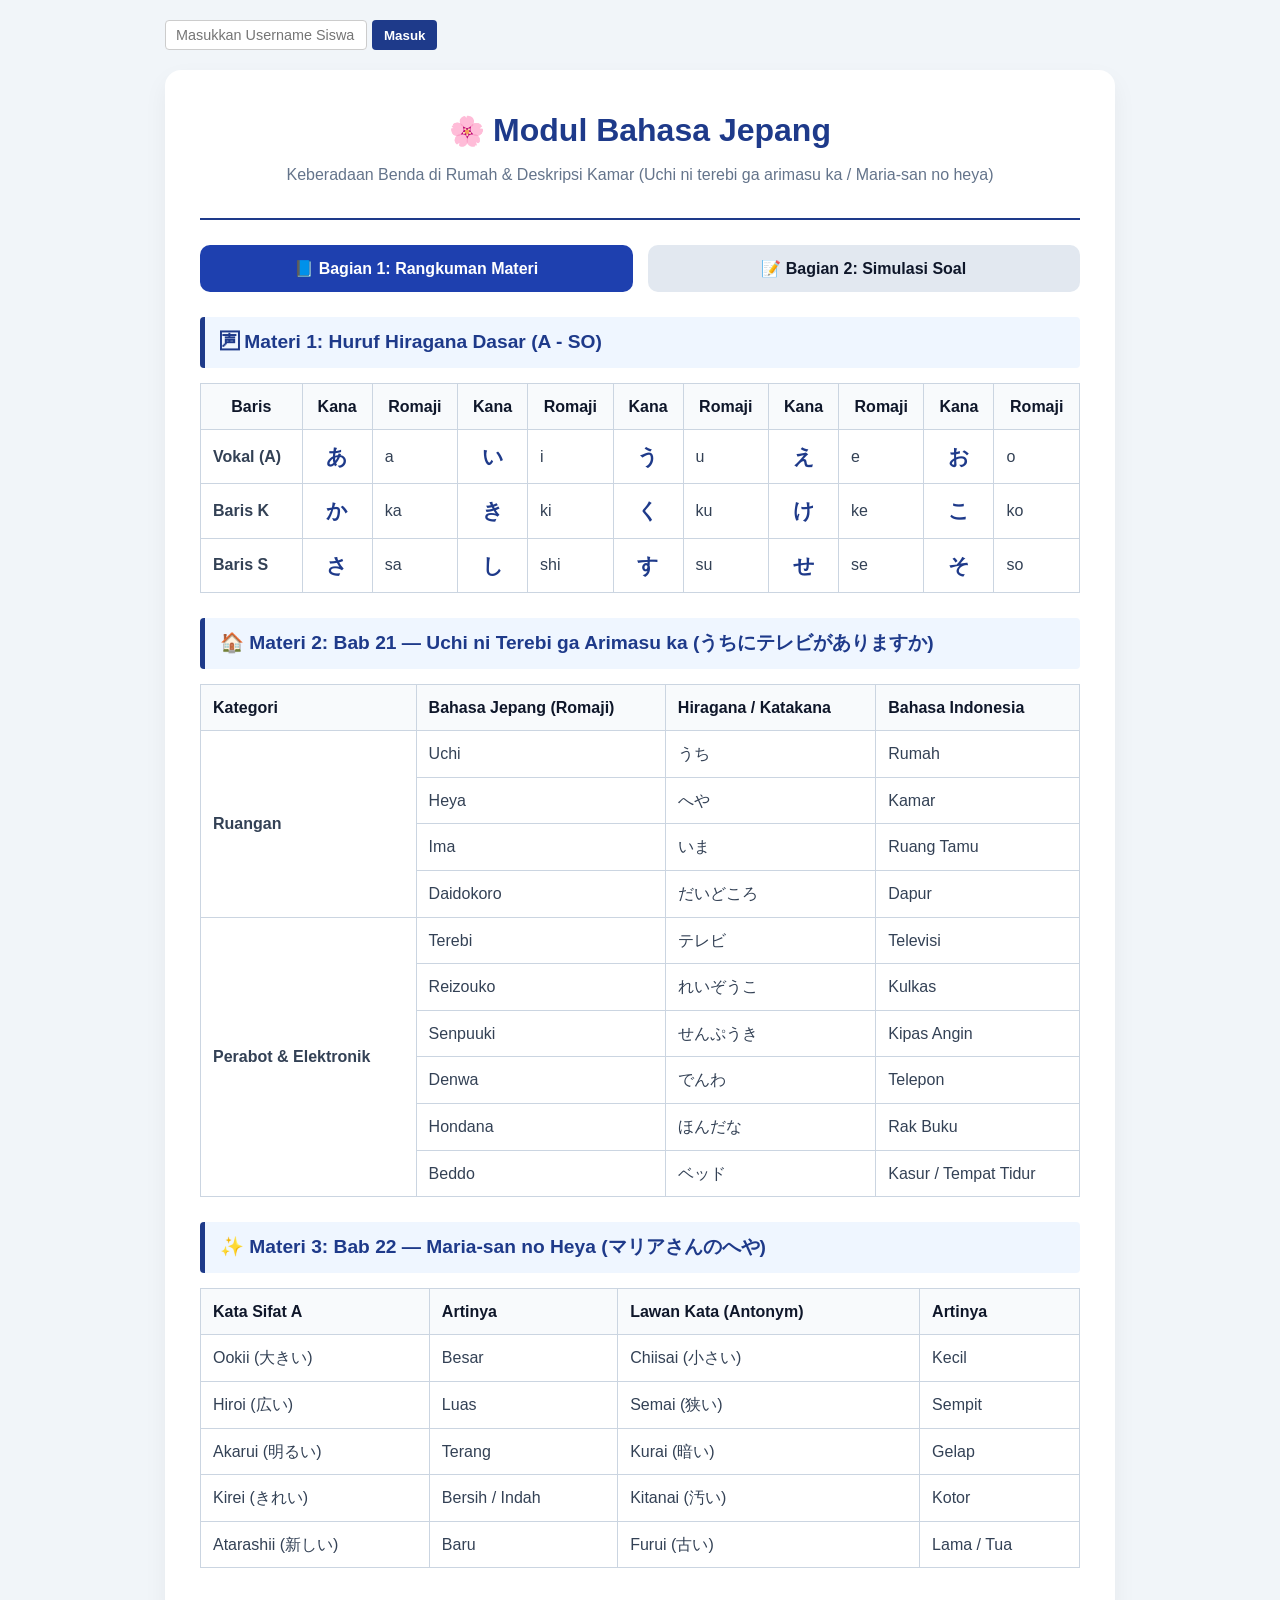
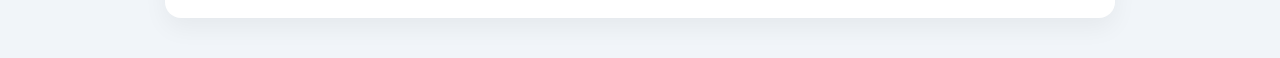
<file: bjepang.html>
<!DOCTYPE html>
<html lang="id">
<head>
    <meta charset="UTF-8">
    <meta name="viewport" content="width=device-width, initial-scale=1.0">
    <title>Modul Bahasa Jepang - Bab 21, 22 & Hiragana</title>

    <style>
        :root {
            --primary: #1e3a8a;
            --primary-light: #3b82f6;
            --secondary: #0f172a;
            --bg-color: #f1f5f9;
            --card-bg: #ffffff;
            --text-main: #334155;
            --border-color: #cbd5e1;
            --correct-bg: #dcfce7;
            --correct-border: #22c55e;
            --wrong-bg: #fee2e2;
            --wrong-border: #ef4444;
        }

        * { box-sizing: border-box; margin: 0; padding: 0; font-family: 'Segoe UI', Tahoma, Geneva, Verdana, sans-serif; }
        body { background-color: var(--bg-color); color: var(--text-main); line-height: 1.6; padding: 20px; }
        
        .container { 
            max-width: 950px; 
            margin: 20px auto; 
            background: var(--card-bg); 
            padding: 35px; 
            border-radius: 16px; 
            box-shadow: 0 10px 25px rgba(0, 0, 0, 0.05); 
        }

        .auth-bar {
            max-width: 950px;
            margin: 0 auto 10px auto;
            display: flex;
            gap: 5px;
        }
        .auth-bar input { padding: 6px 10px; border: 1px solid #ccc; border-radius: 4px; font-size: 0.9rem; }
        .auth-bar button { padding: 6px 12px; background: var(--primary); color: white; border: none; border-radius: 4px; cursor: pointer; font-weight: bold; }

        header { text-align: center; margin-bottom: 30px; position: relative; }
        .header-title-container { display: flex; align-items: center; justify-content: center; gap: 8px; }
        header h1 { color: var(--primary); font-size: 2rem; font-weight: 700; }
        header p { color: #64748b; font-size: 1rem; margin-top: 6px; }
        
        .btn-logout { 
            position: absolute; 
            right: 0; 
            top: 10px; 
            background-color: #dc2626; 
            color: white; 
            border: none; 
            padding: 6px 14px; 
            border-radius: 6px; 
            font-weight: 600; 
            cursor: pointer; 
        }

        .divider { border: 0; height: 2px; background-color: var(--primary); margin: 20px 0 25px 0; }

        .nav-tabs { display: flex; gap: 15px; margin-bottom: 25px; }
        .tab-btn { 
            flex: 1; 
            padding: 14px; 
            border: none; 
            background-color: #e2e8f0; 
            color: var(--secondary); 
            font-size: 1rem; 
            font-weight: 600; 
            cursor: pointer; 
            border-radius: 10px; 
            transition: all 0.2s ease; 
        }
        .tab-btn.active { background-color: #1e40af; color: #ffffff; }

        .tab-content { display: none; }
        .tab-content.active { display: block; }

        h2 { color: var(--primary); background: #eff6ff; padding: 10px 15px; border-left: 5px solid var(--primary); border-radius: 4px; margin: 25px 0 15px 0; font-size: 1.2rem; }
        
        table { width: 100%; border-collapse: collapse; margin: 15px 0; }
        th, td { border: 1px solid var(--border-color); padding: 10px 12px; text-align: left; }
        th { background-color: #f8fafc; color: var(--secondary); font-weight: 600; }
        .kana-char { font-size: 1.3rem; font-weight: bold; color: var(--primary); text-align: center; }

        .question-card { background: #ffffff; border: 1px solid var(--border-color); border-radius: 8px; padding: 18px; margin-bottom: 15px; }
        .question-text { font-weight: 600; color: var(--secondary); margin-bottom: 12px; }
        .options { list-style: none; }
        .options li { margin-bottom: 8px; }
        .options label { display: block; padding: 10px; background: #f8fafc; border: 1px solid var(--border-color); border-radius: 6px; cursor: pointer; }
        .options label.correct-opt { background-color: var(--correct-bg) !important; border-color: var(--correct-border) !important; color: #14532d; font-weight: bold; }
        .options label.wrong-opt { background-color: var(--wrong-bg) !important; border-color: var(--wrong-border) !important; color: #7f1d1d; font-weight: bold; }
        .answer-key { display: none; background-color: #dcfce7; border: 1px solid #86efac; color: #166534; padding: 10px; border-radius: 6px; margin-top: 10px; font-weight: bold; }

        .quiz-actions { display: flex; gap: 15px; margin-top: 25px; }
        .btn-submit, .btn-reset { flex: 1; padding: 14px; border: none; border-radius: 8px; font-size: 1.05rem; font-weight: bold; cursor: pointer; transition: all 0.3s ease; }
        .btn-submit { background-color: #16a34a; color: white; }
        .btn-reset { background-color: #dc2626; color: white; }

        .result-box { display: none; background: #eff6ff; border: 2px solid var(--primary-light); border-radius: 8px; padding: 20px; text-align: center; margin-bottom: 25px; }
        .result-details { display: flex; justify-content: center; gap: 20px; font-size: 1.1rem; font-weight: 600; margin-top: 10px; }
        .score-badge { padding: 5px 15px; border-radius: 20px; background: #ffffff; border: 1px solid var(--border-color); }
    </style>
</head>
<body>

<div class="auth-bar" id="login-bar">
    <input type="text" id="user-input" placeholder="Masukkan Username Siswa">
    <button onclick="loginSederhana()">Masuk</button>
</div>

<div class="container">
    <header>
        <button class="btn-logout" id="btn-logout" onclick="logoutSederhana()" style="display: none;">Keluar</button>
        <div class="header-title-container">
            <span style="font-size: 1.8rem;">🌸</span>
            <h1 id="header-user">Modul Bahasa Jepang</h1>
        </div>
        <p>Keberadaan Benda di Rumah & Deskripsi Kamar (Uchi ni terebi ga arimasu ka / Maria-san no heya)</p>
    </header>

    <hr class="divider">

    <div class="nav-tabs">
        <button class="tab-btn active" onclick="switchTab('rangkuman')">📘 Bagian 1: Rangkuman Materi</button>
        <button class="tab-btn" onclick="switchTab('kuis')">📝 Bagian 2: Simulasi Soal</button>
    </div>

    <!-- RANGKUMAN MATERI -->
    <div id="rangkuman" class="tab-content active">
        <h2>🈤 Materi 1: Huruf Hiragana Dasar (A - SO)</h2>
        <table>
            <thead>
                <tr>
                    <th style="text-align: center;">Baris</th>
                    <th style="text-align: center;">Kana</th><th style="text-align: center;">Romaji</th>
                    <th style="text-align: center;">Kana</th><th style="text-align: center;">Romaji</th>
                    <th style="text-align: center;">Kana</th><th style="text-align: center;">Romaji</th>
                    <th style="text-align: center;">Kana</th><th style="text-align: center;">Romaji</th>
                    <th style="text-align: center;">Kana</th><th style="text-align: center;">Romaji</th>
                </tr>
            </thead>
            <tbody>
                <tr>
                    <td><b>Vokal (A)</b></td>
                    <td class="kana-char">あ</td><td>a</td>
                    <td class="kana-char">い</td><td>i</td>
                    <td class="kana-char">う</td><td>u</td>
                    <td class="kana-char">え</td><td>e</td>
                    <td class="kana-char">お</td><td>o</td>
                </tr>
                <tr>
                    <td><b>Baris K</b></td>
                    <td class="kana-char">か</td><td>ka</td>
                    <td class="kana-char">き</td><td>ki</td>
                    <td class="kana-char">く</td><td>ku</td>
                    <td class="kana-char">け</td><td>ke</td>
                    <td class="kana-char">こ</td><td>ko</td>
                </tr>
                <tr>
                    <td><b>Baris S</b></td>
                    <td class="kana-char">さ</td><td>sa</td>
                    <td class="kana-char">し</td><td>shi</td>
                    <td class="kana-char">す</td><td>su</td>
                    <td class="kana-char">せ</td><td>se</td>
                    <td class="kana-char">そ</td><td>so</td>
                </tr>
            </tbody>
        </table>

        <h2>🏠 Materi 2: Bab 21 — Uchi ni Terebi ga Arimasu ka (うちにテレビがありますか)</h2>
        <table>
            <thead><tr><th>Kategori</th><th>Bahasa Jepang (Romaji)</th><th>Hiragana / Katakana</th><th>Bahasa Indonesia</th></tr></thead>
            <tbody>
                <tr><td rowspan="4"><b>Ruangan</b></td><td>Uchi</td><td>うち</td><td>Rumah</td></tr>
                <tr><td>Heya</td><td>へや</td><td>Kamar</td></tr>
                <tr><td>Ima</td><td>いま</td><td>Ruang Tamu</td></tr>
                <tr><td>Daidokoro</td><td>だいどころ</td><td>Dapur</td></tr>
                <tr><td rowspan="6"><b>Perabot & Elektronik</b></td><td>Terebi</td><td>テレビ</td><td>Televisi</td></tr>
                <tr><td>Reizouko</td><td>れいぞうこ</td><td>Kulkas</td></tr>
                <tr><td>Senpuuki</td><td>せんぷうき</td><td>Kipas Angin</td></tr>
                <tr><td>Denwa</td><td>でんわ</td><td>Telepon</td></tr>
                <tr><td>Hondana</td><td>ほんだな</td><td>Rak Buku</td></tr>
                <tr><td>Beddo</td><td>ベッド</td><td>Kasur / Tempat Tidur</td></tr>
            </tbody>
        </table>

        <h2>✨ Materi 3: Bab 22 — Maria-san no Heya (マリアさんのへや)</h2>
        <table>
            <thead><tr><th>Kata Sifat A</th><th>Artinya</th><th>Lawan Kata (Antonym)</th><th>Artinya</th></tr></thead>
            <tbody>
                <tr><td>Ookii (大きい)</td><td>Besar</td><td>Chiisai (小さい)</td><td>Kecil</td></tr>
                <tr><td>Hiroi (広い)</td><td>Luas</td><td>Semai (狭い)</td><td>Sempit</td></tr>
                <tr><td>Akarui (明るい)</td><td>Terang</td><td>Kurai (暗い)</td><td>Gelap</td></tr>
                <tr><td>Kirei (きれい)</td><td>Bersih / Indah</td><td>Kitanai (汚い)</td><td>Kotor</td></tr>
                <tr><td>Atarashii (新しい)</td><td>Baru</td><td>Furui (古い)</td><td>Lama / Tua</td></tr>
            </tbody>
        </table>
    </div>

    <!-- KUIS SIMULASI -->
    <div id="kuis" class="tab-content">
        <div id="result-box" class="result-box">
            <h3>🎉 Hasil Ujian Anda</h3>
            <div class="result-details">
                <span class="score-badge" id="final-score" style="color: var(--primary);">Nilai: 0 / 100</span>
                <span class="score-badge" id="correct-count" style="color: #16a34a;">Benar: 0</span>
                <span class="score-badge" id="wrong-count" style="color: #dc2626;">Salah: 0</span>
            </div>
        </div>

        <form id="quiz-form">
            <div id="quiz-container"></div>
            <div class="quiz-actions">
                <button type="button" class="btn-submit" onclick="submitQuiz()">✅ Selesai & Cek Hasil</button>
                <button type="button" class="btn-reset" onclick="resetQuiz()">🔄 Kerjakan Ulang</button>
            </div>
        </form>
    </div>
</div>

<script>
    const FIREBASE_URL = "https://mapel12-website-default-rtdb.asia-southeast1.firebasedatabase.app";

    function checkUserSession() {
        const currentUser = JSON.parse(localStorage.getItem("currentUser"));
        if (currentUser && currentUser.username) {
            document.getElementById("login-bar").style.display = "none";
            document.getElementById("btn-logout").style.display = "block";
            document.getElementById("header-user").innerText = "Halo, " + (currentUser.name || currentUser.username);
        } else {
            document.getElementById("login-bar").style.display = "flex";
            document.getElementById("btn-logout").style.display = "none";
            document.getElementById("header-user").innerText = "Modul Bahasa Jepang";
        }
    }

    function loginSederhana() {
        const val = document.getElementById("user-input").value.trim();
        if (!val) return alert("Masukkan username terlebih dahulu!");
        
        const userData = { username: val, name: val };
        localStorage.setItem("currentUser", JSON.stringify(userData));
        checkUserSession();
    }

    function logoutSederhana() {
        localStorage.removeItem("currentUser");
        location.reload();
    }

    function switchTab(tabId) {
        document.querySelectorAll('.tab-content').forEach(t => t.classList.remove('active'));
        document.querySelectorAll('.tab-btn').forEach(b => b.classList.remove('active'));
        document.getElementById(tabId).classList.add('active');
        event.currentTarget.classList.add('active');
    }

    const questions = [
        { q: "1. Karakter Hiragana 'あ' dibaca dalam huruf Latin (romaji) sebagai...", options: ["a", "i", "u", "e"], ans: "a" },
        { q: "2. Penulisan karakter Hiragana yang tepat untuk bunyi romaji 'u' adalah...", options: ["い", "う", "え", "お"], ans: "う" },
        { q: "3. Karakter Hiragana 'か' dibaca dalam huruf Latin sebagai...", options: ["ka", "ki", "ku", "ke"], ans: "ka" },
        { q: "4. Karakter Hiragana 'き' dibaca dalam huruf Latin sebagai...", options: ["ki", "sa", "shi", "ko"], ans: "ki" },
        { q: "5. Penulisan karakter Hiragana yang tepat untuk bunyi romaji 'ke' adalah...", options: ["く", "け", "こ", "せ"], ans: "け" },
        { q: "6. Karakter Hiragana 'さ' dibaca dalam huruf Latin sebagai...", options: ["sa", "shi", "su", "se"], ans: "sa" },
        { q: "7. Penulisan karakter Hiragana yang tepat untuk bunyi romaji 'shi' adalah...", options: ["さ", "し", "す", "そ"], ans: "し" },
        { q: "8. Karakter Hiragana 'す' dibaca dalam huruf Latin sebagai...", options: ["su", "se", "so", "u"], ans: "su" },
        { q: "9. Karakter Hiragana 'そ' dibaca dalam huruf Latin sebagai...", options: ["sa", "su", "se", "so"], ans: "so" },
        { q: "10. Kosakata Hiragana 'あさ' (a-sa) dalam bahasa Indonesia berarti...", options: ["Pagi", "Malam", "Siang", "Sore"], ans: "Pagi" },
        { q: "11. Kosakata Hiragana 'かさ' (ka-sa) dalam bahasa Indonesia berarti...", options: ["Payung", "Buku", "Sepatu", "Tas"], ans: "Payung" },
        { q: "12. Dalam topik pembagian ruangan di rumah (Bab 21), kata 'daidokoro' (だいどころ) berarti...", options: ["Kamar tidur", "Dapur", "Ruang tamu", "Halaman"], ans: "Dapur" },
        { q: "13. Sebutan untuk ruangan 'Ruang Tamu' dalam bahasa Jepang adalah...", options: ["Heya", "Ima", "Uchi", "Niwa"], ans: "Ima" },
        { q: "14. Kata 'Heya' (へや) merujuk pada bagian rumah yaitu...", options: ["Dapur", "Kamar", "Rumah", "Kamar Mandi"], ans: "Kamar" },
        { q: "15. Perangkat elektronik 'Terebi' (テレビ) dalam bahasa Indonesia adalah...", options: ["Radio", "Televisi", "Telepon", "AC"], ans: "Televisi" },
        { q: "16. Bahasa Jepang yang tepat untuk menyebut 'Kulkas / Lemari Es' adalah...", options: ["Senpuuki", "Reizouko", "Eakon", "Rajikase"], ans: "Reizouko" },
        { q: "17. Perangkat rumah tangga 'Senpuuki' (せんぷうき) berfungsi sebagai...", options: ["Kipas Angin", "Kulkas", "Mesin Cuci", "Lampu"], ans: "Kipas Angin" },
        { q: "18. Alat komunikasi 'Denwa' (でんわ) berarti...", options: ["Televisi", "Telepon", "Komputer", "Radio"], ans: "Telepon" },
        { q: "19. Perabot 'Hondana' (ほんだな) digunakan untuk menyimpan...", options: ["Pakaian", "Buku", "Makanan", "Sepatu"], ans: "Buku" },
        { q: "20. Pola kalimat yang digunakan untuk menyatakan keberadaan benda di suatu tempat adalah...", options: ["KB (tempat) wa KB (barang) desu", "KB (tempat) ni KB (barang) ga arimasu", "KB (barang) ni KB (tempat) ga arimasu", "KB (tempat) de KB (barang) arimasu"], ans: "KB (tempat) ni KB (barang) ga arimasu" },
        { q: "21. Kalimat 'Watashi no heya ni terebi ga arimasu' jika diterjemahkan ke bahasa Indonesia menjadi...", options: ["Di rumah saya ada televisi", "Di kamar saya ada televisi", "Televisi ada di ruang tamu", "Kamar saya ada televisinya"], ans: "Di kamar saya ada televisi" },
        { q: "22. Jawaban konfirmasi positif (ya) untuk pertanyaan 'Uchi ni terebi ga arimasu ka' adalah...", options: ["Hai, arimasen", "Hai, arimasu", "Iie, arimasu", "Iie, arimasen"], ans: "Hai, arimasu" },
        { q: "23. Jawaban konfirmasi negatif (tidak) untuk pertanyaan 'Daidokoro ni denwa ga arimasu ka' adalah...", options: ["Hai, arimasu", "Iie, arimasen", "Iie, arimasu", "Hai, arimasen"], ans: "Iie, arimasen" },
        { q: "24. Partikel penyambung dua kata benda yang berfungsi sebagai kata 'dan' adalah...", options: ["ni", "wa", "to", "ga"], ans: "to" },
        { q: "25. Antonim (lawan kata) dari kata sifat 'Ookii' (besar) adalah...", options: ["Hiroi", "Chiisai", "Kurai", "Kitanai"], ans: "Chiisai" },
        { q: "26. Antonim (lawan kata) dari kata sifat 'Hiroi' (luas) adalah...", options: ["Semai", "Chiisai", "Furui", "Kitanai"], ans: "Semai" },
        { q: "27. Kata sifat 'Akarui' (明るい) dalam mendeskripsikan kondisi ruangan berarti...", options: ["Gelap", "Terang", "Bersih", "Baru"], ans: "Terang" },
        { q: "28. Antonim (lawan kata) dari 'Akarui' (terang) adalah...", options: ["Kitanai", "Kurai", "Semai", "Furui"], ans: "Kurai" },
        { q: "29. Kata sifat 'Kirei' (きれい) dalam konteks kondisi kamar berarti...", options: ["Kotor", "Bersih / Indah", "Luas", "Sempit"], ans: "Bersih / Indah" },
        { q: "30. Antonim (lawan kata) dari 'Kirei' (bersih) adalah...", options: ["Kitanai", "Chiisai", "Kurai", "Semai"], ans: "Kitanai" },
        { q: "31. Kata sifat 'Atarashii' (あたらしい) memiliki arti...", options: ["Lama / Tua", "Baru", "Terang", "Kecil"], ans: "Baru" },
        { q: "32. Arti dari kalimat deskripsi 'B-san no heya wa kirei desu' adalah...", options: ["Kamar B-san besar", "Kamar B-san bersih/indah", "Kamar B-san luas", "Kamar B-san baru"], ans: "Kamar B-san bersih/indah" },
        { q: "33. Kata penunjuk posisi 'atas' dalam bahasa Jepang disebut...", options: ["Shita", "Ue", "Naka", "Soto"], ans: "Ue" },
        { q: "34. Kata penunjuk posisi 'bawah' dalam bahasa Jepang disebut...", options: ["Ue", "Shita", "Naka", "Mae"], ans: "Shita" },
        { q: "35. Terjemahan yang paling tepat untuk 'Tsukue no ue ni konpyuutaa ga arimasu' adalah...", options: ["Di bawah meja ada komputer", "Di atas meja ada komputer", "Di dalam meja ada komputer", "Di samping meja ada komputer"], ans: "Di atas meja ada komputer" }
    ];

    function renderQuiz() {
        const container = document.getElementById("quiz-container");
        container.innerHTML = "";
        questions.forEach((qObj, idx) => {
            let optsHtml = "";
            qObj.options.forEach((opt, oIdx) => {
                optsHtml += `<li><label id="lbl-${idx}-${oIdx}"><input type="radio" name="q${idx}" value="${opt}"> ${opt}</label></li>`;
            });
            container.innerHTML += `
                <div class="question-card" id="q-card-${idx}">
                    <div class="question-text">${qObj.q}</div>
                    <ul class="options">${optsHtml}</ul>
                    <div id="ans-${idx}" class="answer-key">Jawaban Benar: ${qObj.ans}</div>
                </div>
            `;
        });
    }

    async function submitQuiz() {
        let correctCount = 0;
        let wrongCount = 0;

        questions.forEach((q, idx) => {
            const selected = document.querySelector(`input[name="q${idx}"]:checked`);
            document.getElementById(`ans-${idx}`).style.display = "block";

            q.options.forEach((opt, oIdx) => {
                const lbl = document.getElementById(`lbl-${idx}-${oIdx}`);
                const radio = lbl.querySelector("input");
                radio.disabled = true;

                if (opt === q.ans) {
                    lbl.classList.add("correct-opt");
                }
                if (selected && selected.value === opt && opt !== q.ans) {
                    lbl.classList.add("wrong-opt");
                }
            });

            if (selected && selected.value === q.ans) {
                correctCount++;
            } else {
                wrongCount++;
            }
        });

        const finalScore = Math.round((correctCount / questions.length) * 100);

        document.getElementById('final-score').innerText = `Nilai: ${finalScore} / 100`;
        document.getElementById('correct-count').innerText = `Benar: ${correctCount}`;
        document.getElementById('wrong-count').innerText = `Salah: ${wrongCount}`;
        
        const resultBox = document.getElementById('result-box');
        resultBox.style.display = 'block';
        resultBox.scrollIntoView({ behavior: 'smooth' });

        // Simpan hasil ujian ke Firebase
        simpanHasilUjian("bjepang", finalScore, correctCount, wrongCount, questions.length);
    }

    async function simpanHasilUjian(modulId, nilai, benar, salah, totalSoal) {
        try {
            const currentUser = JSON.parse(localStorage.getItem("currentUser"));
            if (!currentUser || !currentUser.username) return;

            const endpoint = FIREBASE_URL + "/examResults/" + modulId + "/" + currentUser.username + ".json";
            await fetch(endpoint, {
                method: "PUT",
                headers: { "Content-Type": "application/json" },
                body: JSON.stringify({
                    name: currentUser.name || currentUser.username,
                    username: currentUser.username,
                    nilai: nilai,
                    benar: benar,
                    salah: salah,
                    totalSoal: totalSoal,
                    waktu: Date.now()
                })
            });
        } catch (err) {
            console.error("Gagal menyimpan hasil ujian:", err);
        }
    }

    (function() {
        const userSesi = JSON.parse(localStorage.getItem("currentUser"));
        if (!userSesi || !userSesi.username) return;

        const presenceEndpoint = FIREBASE_URL + "/activeUsers/" + userSesi.username + ".json";

        async function heartbeatDanCekKick() {
            try {
                const res = await fetch(presenceEndpoint);
                const myData = await res.json();

                if (myData && myData.kicked === true) {
                    alert("Anda telah dikeluarkan dari sesi oleh Administrator!");
                    await fetch(presenceEndpoint, { method: "DELETE" });
                    localStorage.removeItem("currentUser");
                    window.location.href = "index.html";
                    return;
                }

                await fetch(presenceEndpoint, {
                    method: "PATCH",
                    headers: { "Content-Type": "application/json" },
                    body: JSON.stringify({ 
                        username: userSesi.username,
                        name: userSesi.name || userSesi.username,
                        lastSeen: Date.now() 
                    })
                });
            } catch (err) {
                console.error("Gagal memperbarui status aktif:", err);
            }
        }

        heartbeatDanCekKick();
        setInterval(heartbeatDanCekKick, 5000);
    })();

    function resetQuiz() {
        document.getElementById('result-box').style.display = 'none';
        renderQuiz();
        window.scrollTo({ top: 0, behavior: 'smooth' });
    }

    window.onload = function() {
        checkUserSession();
        renderQuiz();
    };
</script>
</body>
</html>
</file>
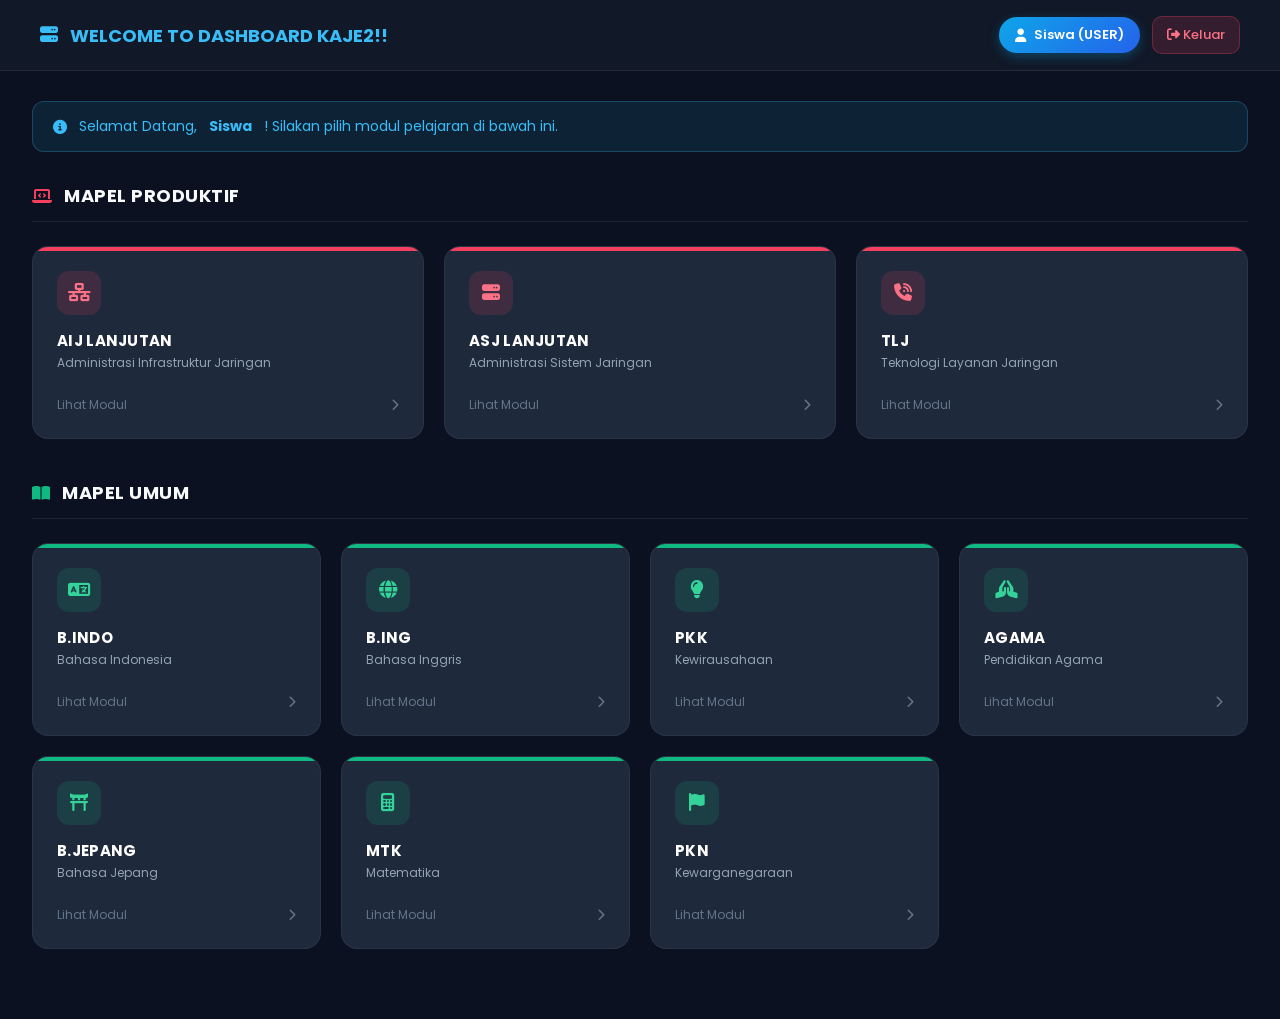
<file: dashboard.html>
<!DOCTYPE html>
<html lang="id">
<head>
  <meta charset="UTF-8">
  <meta name="viewport" content="width=device-width, initial-scale=1.0">
  <title>Dashboard Modul Rangkuman PBM TKJ2</title>
  <link href="https://fonts.googleapis.com/css2?family=Poppins:wght@300;400;500;600;700&display=swap" rel="stylesheet">
  <link rel="stylesheet" href="https://cdnjs.cloudflare.com/ajax/libs/font-awesome/6.4.0/css/all.min.css">
  <style>
    * { margin: 0; padding: 0; box-sizing: border-box; font-family: 'Poppins', sans-serif; }
    
    body {
      min-height: 100vh;
      background: #0b1120;
      color: #f8fafc;
      display: flex;
      flex-direction: column;
    }

    .navbar {
      background: #111827;
      border-bottom: 1px solid rgba(255, 255, 255, 0.08);
      padding: 16px 40px;
      display: flex;
      justify-content: space-between;
      align-items: center;
      position: sticky;
      top: 0;
      z-index: 100;
    }

    .navbar-brand {
      display: flex;
      align-items: center;
      gap: 12px;
      font-size: 18px;
      font-weight: 700;
      color: #38bdf8;
    }

    .user-profile {
      display: flex;
      align-items: center;
      gap: 12px;
    }

    /* Switch Maintenance khusus Admin */
    .maintenance-control {
      display: none;
      align-items: center;
      gap: 8px;
      background: rgba(255, 255, 255, 0.05);
      border: 1px solid rgba(255, 255, 255, 0.1);
      padding: 6px 12px;
      border-radius: 20px;
      font-size: 12px;
      font-weight: 600;
    }

    .switch {
      position: relative;
      display: inline-block;
      width: 38px;
      height: 20px;
    }

    .switch input { opacity: 0; width: 0; height: 0; }

    .slider {
      position: absolute; cursor: pointer; top: 0; left: 0; right: 0; bottom: 0;
      background-color: #64748b; transition: .3s; border-radius: 20px;
    }

    .slider:before {
      position: absolute; content: ""; height: 14px; width: 14px; left: 3px; bottom: 3px;
      background-color: white; transition: .3s; border-radius: 50%;
    }

    input:checked + .slider { background-color: #ef4444; }
    input:checked + .slider:before { transform: translateX(18px); }

    .user-badge {
      padding: 8px 16px;
      border-radius: 20px;
      font-size: 13px;
      font-weight: 600;
      display: flex;
      align-items: center;
      gap: 8px;
    }

    .badge-admin {
      background: linear-gradient(135deg, #a855f7, #6366f1);
      color: #ffffff;
      box-shadow: 0 4px 12px rgba(168, 85, 247, 0.3);
    }

    .badge-user {
      background: linear-gradient(135deg, #0ea5e9, #2563eb);
      color: #ffffff;
      box-shadow: 0 4px 12px rgba(14, 165, 233, 0.3);
    }

    .btn-logout {
      background: rgba(244, 63, 94, 0.15);
      color: #fb7185;
      border: 1px solid rgba(244, 63, 94, 0.3);
      padding: 8px 14px;
      border-radius: 10px;
      cursor: pointer;
      font-size: 13px;
      font-weight: 500;
      transition: 0.3s;
    }
    .btn-logout:hover { background: #f43f5e; color: #fff; }

    .container {
      max-width: 1280px;
      margin: 30px auto;
      padding: 0 32px;
      width: 100%;
      flex: 1;
    }

    /* FITUR ADMIN PANEL UNTUK ISI PENGUMUMAN */
    .announcement-admin-box {
      display: none;
      background: #1e293b;
      border: 1px solid rgba(56, 189, 248, 0.3);
      border-radius: 12px;
      padding: 16px 20px;
      margin-bottom: 24px;
    }

    .announcement-admin-title {
      color: #38bdf8;
      font-size: 14px;
      font-weight: 600;
      margin-bottom: 12px;
      display: flex;
      align-items: center;
      gap: 8px;
    }

    .announcement-admin-form {
      display: flex;
      flex-direction: column;
      gap: 10px;
    }

    .announcement-admin-form input, 
    .announcement-admin-form textarea {
      width: 100%;
      background: #0f172a;
      border: 1px solid rgba(255, 255, 255, 0.1);
      border-radius: 8px;
      padding: 10px 14px;
      color: #fff;
      font-size: 13px;
    }

    .announcement-admin-form textarea {
      resize: vertical;
      min-height: 70px;
    }

    .announcement-admin-actions {
      display: flex;
      align-items: center;
      justify-content: space-between;
      gap: 10px;
      flex-wrap: wrap;
    }

    .checkbox-group {
      display: flex;
      align-items: center;
      gap: 16px;
      flex-wrap: wrap;
    }

    .checkbox-label {
      display: flex;
      align-items: center;
      gap: 6px;
      font-size: 13px;
      color: #cbd5e1;
      cursor: pointer;
    }

    .btn-publish-announcement {
      background: #38bdf8;
      color: #0f172a;
      border: none;
      padding: 8px 16px;
      border-radius: 8px;
      font-weight: 600;
      font-size: 13px;
      cursor: pointer;
      transition: 0.2s;
    }

    .btn-publish-announcement:hover {
      background: #0284c7;
      color: #fff;
    }

    .role-banner {
      padding: 14px 20px;
      border-radius: 12px;
      margin-bottom: 30px;
      font-size: 14px;
      display: flex;
      align-items: center;
      gap: 12px;
    }

    .banner-admin {
      background: rgba(234, 179, 8, 0.12);
      border: 1px solid rgba(234, 179, 8, 0.3);
      color: #fde047;
    }

    .banner-user {
      background: rgba(56, 189, 248, 0.1);
      border: 1px solid rgba(56, 189, 248, 0.25);
      color: #38bdf8;
    }

    .section-group { margin-bottom: 40px; }
    .section-header {
      display: flex;
      align-items: center;
      gap: 12px;
      margin-bottom: 24px;
      padding-bottom: 12px;
      border-bottom: 1px solid rgba(255, 255, 255, 0.08);
    }
    .section-header h2 { font-size: 18px; font-weight: 700; letter-spacing: 0.5px; }
    .color-productive { color: #f43f5e; }
    .color-general { color: #10b981; }

    .grid-produktif {
      display: grid;
      grid-template-columns: repeat(3, 1fr);
      gap: 20px;
    }

    .grid-umum {
      display: grid;
      grid-template-columns: repeat(4, 1fr);
      gap: 20px;
    }

    .card-item {
      background: #1e293b;
      border: 1px solid rgba(255, 255, 255, 0.05);
      border-radius: 16px;
      padding: 24px;
      display: flex;
      flex-direction: column;
      align-items: flex-start;
      gap: 14px;
      text-decoration: none;
      color: #fff;
      position: relative;
      overflow: hidden;
      transition: all 0.3s ease;
      cursor: pointer;
    }

    .card-item::before {
      content: ''; position: absolute; top: 0; left: 0;
      width: 100%; height: 4px;
    }
    .productive-card::before { background: #f43f5e; }
    .general-card::before { background: #10b981; }

    .card-item:hover {
      transform: translateY(-4px);
      box-shadow: 0 10px 25px rgba(0, 0, 0, 0.3);
    }

    .card-icon {
      width: 44px; height: 44px; border-radius: 12px;
      display: flex; align-items: center; justify-content: center; font-size: 18px;
    }
    .productive-card .card-icon { background: rgba(244, 63, 94, 0.15); color: #fb7185; }
    .general-card .card-icon { background: rgba(16, 185, 129, 0.15); color: #34d399; }

    .card-title { font-size: 15px; font-weight: 700; letter-spacing: 0.3px; }
    .card-subtitle { font-size: 12px; color: #94a3b8; margin-top: 2px; }

    .card-footer {
      display: flex; align-items: center; justify-content: space-between;
      width: 100%; margin-top: auto; padding-top: 10px;
      font-size: 12px; color: #64748b;
    }

    .lock-btn {
      position: absolute; top: 16px; right: 16px;
      background: rgba(255, 255, 255, 0.08);
      border: 1px solid rgba(255, 255, 255, 0.1);
      color: #94a3b8; width: 34px; height: 34px;
      border-radius: 8px; cursor: pointer; display: none;
      align-items: center; justify-content: center; transition: 0.2s; z-index: 10;
    }
    .lock-btn:hover { background: #38bdf8; color: #0f172a; }

    .card-item.is-locked {
      background: #0f172a; border-color: rgba(239, 68, 68, 0.25); opacity: 0.55;
    }
    .card-item.is-locked .lock-indicator { display: inline-block; color: #ef4444; margin-left: 6px; }

    .active-users-panel, .results-panel {
      background: #1e293b; border: 1px solid rgba(255, 255, 255, 0.05);
      border-radius: 16px; padding: 20px 24px; margin-bottom: 30px;
    }
    .active-users-list { display: flex; flex-direction: column; gap: 10px; }
    .active-user-row {
      display: flex; align-items: center; justify-content: space-between;
      background: #0f172a; border: 1px solid rgba(255, 255, 255, 0.06);
      border-radius: 10px; padding: 10px 16px;
    }
    .active-user-info { display: flex; align-items: center; gap: 10px; font-size: 13px; }
    .active-user-dot {
      width: 8px; height: 8px; border-radius: 50%;
      background: #22c55e; box-shadow: 0 0 8px rgba(34, 197, 94, 0.7); flex-shrink: 0;
    }
    .active-user-name { font-weight: 600; }
    .active-user-role {
      font-size: 11px; color: #94a3b8; background: rgba(255, 255, 255, 0.06);
      padding: 2px 8px; border-radius: 20px;
    }
    .btn-kick {
      background: rgba(244, 63, 94, 0.15); color: #fb7185;
      border: 1px solid rgba(244, 63, 94, 0.3); padding: 6px 12px;
      border-radius: 8px; cursor: pointer; font-size: 12px; font-weight: 500; transition: 0.2s;
    }
    .btn-kick:hover { background: #f43f5e; color: #fff; }
    .active-users-empty { font-size: 13px; color: #64748b; text-align: center; padding: 10px 0; }

    .results-tabs { display: flex; gap: 8px; margin-bottom: 16px; flex-wrap: wrap; }
    .results-tab-btn {
      background: rgba(255, 255, 255, 0.06); border: 1px solid rgba(255, 255, 255, 0.1);
      color: #cbd5e1; padding: 6px 16px; border-radius: 8px; cursor: pointer;
      font-size: 12px; font-weight: 600; transition: 0.2s;
    }
    .results-tab-btn.active { background: #38bdf8; color: #0f172a; border-color: #38bdf8; }
    .results-table-wrap { overflow-x: auto; }
    .results-table { width: 100%; border-collapse: collapse; font-size: 13px; }
    .results-table th, .results-table td {
      text-align: left; padding: 10px 12px; border-bottom: 1px solid rgba(255, 255, 255, 0.06);
    }
    .results-table th { color: #94a3b8; font-weight: 600; font-size: 11px; text-transform: uppercase; letter-spacing: 0.5px; }
    .score-pill { display: inline-block; padding: 3px 10px; border-radius: 20px; font-weight: 700; font-size: 12px; }
    .score-high { background: rgba(34, 197, 94, 0.15); color: #4ade80; }
    .score-mid { background: rgba(234, 179, 8, 0.15); color: #facc15; }
    .score-low { background: rgba(244, 63, 94, 0.15); color: #fb7185; }

    /* Modal Pengumuman */
    .announcement-modal-overlay {
      position: fixed;
      top: 0; left: 0; width: 100%; height: 100%;
      background: rgba(11, 17, 32, 0.85);
      backdrop-filter: blur(4px);
      display: flex; justify-content: center; align-items: center;
      z-index: 9999;
      opacity: 0; visibility: hidden;
      transition: all 0.3s ease;
    }

    .announcement-modal-overlay.active {
      opacity: 1; visibility: visible;
    }

    .announcement-card {
      background: #1e293b;
      width: 90%; max-width: 500px;
      border-radius: 16px;
      box-shadow: 0 20px 25px -5px rgba(0, 0, 0, 0.5);
      overflow: hidden;
      transform: scale(0.9);
      transition: all 0.3s ease;
      border: 1px solid rgba(255, 255, 255, 0.1);
    }

    .announcement-modal-overlay.active .announcement-card {
      transform: scale(1);
    }

    .announcement-header {
      background: #38bdf8;
      color: #0f172a;
      padding: 16px 20px;
      display: flex; justify-content: space-between; align-items: center;
      font-weight: 700; font-size: 16px;
    }

    .announcement-body {
      padding: 20px;
      color: #f8fafc;
      font-size: 14px;
      line-height: 1.6;
      max-height: 350px;
      overflow-y: auto;
    }

    .announcement-footer {
      padding: 12px 20px;
      background: #0f172a;
      border-top: 1px solid rgba(255, 255, 255, 0.05);
      display: flex; justify-content: flex-end;
    }

    .announcement-btn {
      background: #38bdf8;
      color: #0f172a;
      border: none;
      padding: 8px 18px;
      border-radius: 8px;
      font-weight: 700;
      cursor: pointer;
    }

    @media (max-width: 1024px) {
      .grid-umum, .grid-produktif { grid-template-columns: repeat(2, 1fr); }
    }
    @media (max-width: 640px) {
      .grid-produktif, .grid-umum { grid-template-columns: repeat(1, 1fr); }
      .navbar { padding: 16px 20px; }
      .container { padding: 0 16px; }
    }
  </style>
</head>
<body>

  <!-- Modal Pengumuman -->
  <div id="announcementModal" class="announcement-modal-overlay">
    <div class="announcement-card">
      <div class="announcement-header">
        <span id="announcementTitle">📢 Pengumuman</span>
      </div>
      <div class="announcement-body" id="announcementContent">
        Memuat pengumuman...
      </div>
      <div class="announcement-footer">
        <button class="announcement-btn" onclick="closeAnnouncement()">Saya Mengerti</button>
      </div>
    </div>
  </div>

  <nav class="navbar">
    <div class="navbar-brand">
      <i class="fa-solid fa-server"></i>
      <span>WELCOME TO DASHBOARD KAJE2!!</span>
    </div>
    <div class="user-profile">
      
      <!-- Tombol Switch Kunci Website (Khusus Admin) -->
      <div id="maintenanceCtrl" class="maintenance-control">
        <span><i class="fa-solid fa-lock"></i> Kunci Web</span>
        <label class="switch">
          <input type="checkbox" id="maintenanceToggle" onchange="toggleSiteMaintenance(this.checked)">
          <span class="slider"></span>
        </label>
      </div>

      <div id="userBadge" class="user-badge badge-user">
        <i class="fa-solid fa-user" id="userIcon"></i>
        <span id="userName">User</span>
      </div>
      <button class="btn-logout" onclick="logout()">
        <i class="fa-solid fa-right-from-bracket"></i> Keluar
      </button>
    </div>
  </nav>

  <div class="container">
    
    <!-- KOTAK EDIT PENGUMUMAN (KHUSUS ADMIN) -->
    <div id="announcementAdminBox" class="announcement-admin-box">
      <div class="announcement-admin-title">
        <i class="fa-solid fa-bullhorn"></i>
        <span>Pengaturan Pengumuman & Notifikasi Bot WA (Admin)</span>
      </div>
      <div class="announcement-admin-form">
        <input type="text" id="adminAnnTitle" placeholder="Judul Modul/Pengumuman (Misal: Penalaran Matematika Bab 1)">
        <textarea id="adminAnnMessage" placeholder="Tuliskan deskripsi/instruksi soal di sini..."></textarea>
        
        <!-- Pilihan Penerima Notifikasi WhatsApp -->
        <input type="text" id="adminAnnTargetPhone" placeholder="Nomor WA Pribadi Target (opsional, pisahkan koma misal: 081234567890)">

        <div class="announcement-admin-actions">
          <div class="checkbox-group">
            <label class="checkbox-label">
              <input type="checkbox" id="adminAnnActive" checked>
              <span>Tampilkan Pop-up di Web</span>
            </label>
            <label class="checkbox-label" style="color:#22c55e;">
              <input type="checkbox" id="adminAnnSendGrup" checked>
              <span><i class="fa-brands fa-whatsapp"></i> Kirim ke Grup WA</span>
            </label>
            <label class="checkbox-label" style="color:#22c55e;">
              <input type="checkbox" id="adminAnnSendPrivate">
              <span><i class="fa-brands fa-whatsapp"></i> Kirim ke No. Pribadi</span>
            </label>
          </div>
          <button class="btn-publish-announcement" onclick="saveAnnouncement()">
            <i class="fa-solid fa-paper-plane"></i> Simpan & Kirim
          </button>
        </div>
      </div>
    </div>

    <div id="roleBanner" class="role-banner"></div>

    <div id="activeUsersPanel" class="active-users-panel" style="display:none;">
      <div class="section-header">
        <i class="fa-solid fa-users color-productive"></i>
        <h2>USER AKTIF SEKARANG</h2>
      </div>
      <div id="activeUsersList" class="active-users-list">
        <div class="active-users-empty">Memuat data...</div>
      </div>
    </div>

    <div id="resultsPanel" class="results-panel" style="display:none;">
      <div class="section-header">
        <i class="fa-solid fa-chart-simple color-general"></i>
        <h2>HASIL SIMULASI SOAL MURID</h2>
      </div>
      <div class="results-tabs" id="resultsTabs">
        <button class="results-tab-btn active" data-modul="aij" onclick="pilihModulHasil('aij')">AIJ</button>
        <button class="results-tab-btn" data-modul="asj" onclick="pilihModulHasil('asj')">ASJ</button>
        <button class="results-tab-btn" data-modul="tlj" onclick="pilihModulHasil('tlj')">TLJ</button>
        <button class="results-tab-btn" data-modul="bindo" onclick="pilihModulHasil('bindo')">BINDO</button>
        <button class="results-tab-btn" data-modul="pkn" onclick="pilihModulHasil('pkn')">PKN</button>
        <button class="results-tab-btn" data-modul="pkk" onclick="pilihModulHasil('pkk')">PKK</button>
        <button class="results-tab-btn" data-modul="bjepang" onclick="pilihModulHasil('bjepang')">BJEPANG</button>
        <button class="results-tab-btn" data-modul="bing" onclick="pilihModulHasil('bing')">BING</button>
      </div>
      <div class="results-table-wrap">
        <table class="results-table">
          <thead>
            <tr>
              <th>Nama Siswa</th>
              <th>Nilai</th>
              <th>Benar</th>
              <th>Salah</th>
              <th>Terakhir Dikerjakan</th>
            </tr>
          </thead>
          <tbody id="resultsTableBody">
            <tr><td colspan="5" style="color:#64748b; text-align:center; padding:16px;">Memuat data...</td></tr>
          </tbody>
        </table>
      </div>
    </div>

    <div class="section-group">
      <div class="section-header">
        <i class="fa-solid fa-laptop-code color-productive"></i>
        <h2>MAPEL PRODUKTIF</h2>
      </div>

      <div class="grid-produktif">
        <div class="card-item productive-card" data-id="aij" onclick="openModule(event, 'aij')">
          <button class="lock-btn" onclick="toggleLock(event, 'aij')"><i class="fa-solid fa-lock-open"></i></button>
          <div class="card-icon"><i class="fa-solid fa-network-wired"></i></div>
          <div>
            <div class="card-title">AIJ LANJUTAN <span class="lock-indicator"></span></div>
            <div class="card-subtitle">Administrasi Infrastruktur Jaringan</div>
          </div>
          <div class="card-footer">
            <span>Lihat Modul</span>
            <i class="fa-solid fa-chevron-right"></i>
          </div>
        </div>

        <div class="card-item productive-card" data-id="asj" onclick="openModule(event, 'asj')">
          <button class="lock-btn" onclick="toggleLock(event, 'asj')"><i class="fa-solid fa-lock-open"></i></button>
          <div class="card-icon"><i class="fa-solid fa-server"></i></div>
          <div>
            <div class="card-title">ASJ LANJUTAN <span class="lock-indicator"></span></div>
            <div class="card-subtitle">Administrasi Sistem Jaringan</div>
          </div>
          <div class="card-footer">
            <span>Lihat Modul</span>
            <i class="fa-solid fa-chevron-right"></i>
          </div>
        </div>

        <div class="card-item productive-card" data-id="tlj" onclick="openModule(event, 'tlj')">
          <button class="lock-btn" onclick="toggleLock(event, 'tlj')"><i class="fa-solid fa-lock-open"></i></button>
          <div class="card-icon"><i class="fa-solid fa-phone-volume"></i></div>
          <div>
            <div class="card-title">TLJ <span class="lock-indicator"></span></div>
            <div class="card-subtitle">Teknologi Layanan Jaringan</div>
          </div>
          <div class="card-footer">
            <span>Lihat Modul</span>
            <i class="fa-solid fa-chevron-right"></i>
          </div>
        </div>
      </div>
    </div>

    <div class="section-group">
      <div class="section-header">
        <i class="fa-solid fa-book-open color-general"></i>
        <h2>MAPEL UMUM</h2>
      </div>

      <div class="grid-umum">
        <div class="card-item general-card" data-id="bindo" onclick="openModule(event, 'bindo')">
          <button class="lock-btn" onclick="toggleLock(event, 'bindo')"><i class="fa-solid fa-lock-open"></i></button>
          <div class="card-icon"><i class="fa-solid fa-language"></i></div>
          <div>
            <div class="card-title">B.INDO <span class="lock-indicator"></span></div>
            <div class="card-subtitle">Bahasa Indonesia</div>
          </div>
          <div class="card-footer">
            <span>Lihat Modul</span>
            <i class="fa-solid fa-chevron-right"></i>
          </div>
        </div>

        <div class="card-item general-card" data-id="bing" onclick="openModule(event, 'bing')">
          <button class="lock-btn" onclick="toggleLock(event, 'bing')"><i class="fa-solid fa-globe"></i></button>
          <div class="card-icon"><i class="fa-solid fa-globe"></i></div>
          <div>
            <div class="card-title">B.ING <span class="lock-indicator"></span></div>
            <div class="card-subtitle">Bahasa Inggris</div>
          </div>
          <div class="card-footer">
            <span>Lihat Modul</span>
            <i class="fa-solid fa-chevron-right"></i>
          </div>
        </div>

        <div class="card-item general-card" data-id="pkk" onclick="openModule(event, 'pkk')">
          <button class="lock-btn" onclick="toggleLock(event, 'pkk')"><i class="fa-solid fa-lightbulb"></i></button>
          <div class="card-icon"><i class="fa-solid fa-lightbulb"></i></div>
          <div>
            <div class="card-title">PKK <span class="lock-indicator"></span></div>
            <div class="card-subtitle">Kewirausahaan</div>
          </div>
          <div class="card-footer">
            <span>Lihat Modul</span>
            <i class="fa-solid fa-chevron-right"></i>
          </div>
        </div>

        <div class="card-item general-card" data-id="agama" onclick="openModule(event, 'agama')">
          <button class="lock-btn" onclick="toggleLock(event, 'agama')"><i class="fa-solid fa-hands-praying"></i></button>
          <div class="card-icon"><i class="fa-solid fa-hands-praying"></i></div>
          <div>
            <div class="card-title">AGAMA <span class="lock-indicator"></span></div>
            <div class="card-subtitle">Pendidikan Agama</div>
          </div>
          <div class="card-footer">
            <span>Lihat Modul</span>
            <i class="fa-solid fa-chevron-right"></i>
          </div>
        </div>

        <div class="card-item general-card" data-id="bjepang" onclick="openModule(event, 'bjepang')">
          <button class="lock-btn" onclick="toggleLock(event, 'bjepang')"><i class="fa-solid fa-torii-gate"></i></button>
          <div class="card-icon"><i class="fa-solid fa-torii-gate"></i></div>
          <div>
            <div class="card-title">B.JEPANG <span class="lock-indicator"></span></div>
            <div class="card-subtitle">Bahasa Jepang</div>
          </div>
          <div class="card-footer">
            <span>Lihat Modul</span>
            <i class="fa-solid fa-chevron-right"></i>
          </div>
        </div>

        <div class="card-item general-card" data-id="mtk" onclick="openModule(event, 'mtk')">
          <button class="lock-btn" onclick="toggleLock(event, 'mtk')"><i class="fa-solid fa-calculator"></i></button>
          <div class="card-icon"><i class="fa-solid fa-calculator"></i></div>
          <div>
            <div class="card-title">MTK <span class="lock-indicator"></span></div>
            <div class="card-subtitle">Matematika</div>
          </div>
          <div class="card-footer">
            <span>Lihat Modul</span>
            <i class="fa-solid fa-chevron-right"></i>
          </div>
        </div>

        <div class="card-item general-card" data-id="pkn" onclick="openModule(event, 'pkn')">
          <button class="lock-btn" onclick="toggleLock(event, 'pkn')"><i class="fa-solid fa-flag"></i></button>
          <div class="card-icon"><i class="fa-solid fa-flag"></i></div>
          <div>
            <div class="card-title">PKN <span class="lock-indicator"></span></div>
            <div class="card-subtitle">Kewarganegaraan</div>
          </div>
          <div class="card-footer">
            <span>Lihat Modul</span>
            <i class="fa-solid fa-chevron-right"></i>
          </div>
        </div>
      </div>
    </div>

  </div>

  <script>
    const FIREBASE_URL = "https://mapel12-website-default-rtdb.asia-southeast1.firebasedatabase.app";
    const ANNOUNCEMENT_ENDPOINT = FIREBASE_URL + "/announcement.json";
    
    // ID GRUP WA TKJ2 (Otomatis dari hasil pencarian ID sebelumnya)
    const TARGET_GRUP_WA = ["120363402654153009@g.us",
                            "120363419220782365@g.us"
                           ]; 
    const BOT_WEBHOOK_URL = "https://subgroup-unrigged-upstroke.ngrok-free.dev/notif-pbm";

    // Fitur Pengumuman Otomatis
    async function checkAnnouncement() {
      try {
        const res = await fetch(ANNOUNCEMENT_ENDPOINT);
        const data = await res.json();
        
        // Isi form editor khusus admin jika sedang login sebagai admin
        if (currentUser.role === "admin" && data) {
          if (document.getElementById("adminAnnTitle")) document.getElementById("adminAnnTitle").value = data.title || "";
          if (document.getElementById("adminAnnMessage")) document.getElementById("adminAnnMessage").value = data.message || "";
          if (document.getElementById("adminAnnActive")) document.getElementById("adminAnnActive").checked = (data.active === true);
        }

        // Tampilkan modal jika aktif
        if (data && data.active) {
          document.getElementById("announcementTitle").innerText = data.title || "📢 Pengumuman";
          document.getElementById("announcementContent").innerText = data.message || "Tidak ada pesan.";
          document.getElementById("announcementModal").classList.add("active");
        }
      } catch (err) {
        console.error("Gagal memuat pengumuman:", err);
      }
    }

    // Simpan Pengumuman ke Firebase & Kirim ke Bot WhatsApp (Khusus Admin)
    async function saveAnnouncement() {
      if (currentUser.role !== "admin") return;
      
      const title = document.getElementById("adminAnnTitle").value;
      const message = document.getElementById("adminAnnMessage").value;
      const active = document.getElementById("adminAnnActive").checked;
      
      const sendToGrup = document.getElementById("adminAnnSendGrup").checked;
      const sendToPrivate = document.getElementById("adminAnnSendPrivate").checked;
      const rawPhones = document.getElementById("adminAnnTargetPhone").value;

      const payload = {
        title: title || "📢 Pengumuman Modul PBM",
        message: message || "",
        active: active
      };

      try {
        // 1. Simpan ke Firebase Database
        await fetch(ANNOUNCEMENT_ENDPOINT, {
          method: "PUT",
          headers: { "Content-Type": "application/json" },
          body: JSON.stringify(payload)
        });

        let waStatusMsg = "";

        // 2. Kirim Notifikasi via Bot WhatsApp (Jika opsi dicentang)
        if (sendToGrup || sendToPrivate) {
          const targetGrupArray = sendToGrup ? TARGET_GRUP_WA : [];
          const targetNomorArray = sendToPrivate && rawPhones ? rawPhones.split(",").map(p => p.trim()) : [];

          try {
            const waRes = await fetch(BOT_WEBHOOK_URL, {
              method: "POST",
              headers: { "Content-Type": "application/json" },
              body: JSON.stringify({
                judulModul: title || "Pengumuman Baru",
                targetNomor: targetNomorArray,
                targetGrup: targetGrupArray
              })
            });

            if (waRes.ok) {
              waStatusMsg = "\n\n✅ Notifikasi WhatsApp BERHASIL terkirim ke target!";
            } else {
              waStatusMsg = "\n\n⚠️ Pengumuman tersimpan, tapi GAGAL mengirim WhatsApp (Pastikan bot terhubung).";
            }
          } catch (waErr) {
            console.error("Bot WA Offline:", waErr);
            waStatusMsg = "\n\n⚠️ Pengumuman tersimpan, tapi Server Bot WA sedang offline.";
          }
        }

        alert("Pengumuman berhasil diperbarui di server!" + waStatusMsg);
        checkAnnouncement();
      } catch (err) {
        console.error("Gagal menyimpan pengumuman:", err);
        alert("Gagal memperbarui pengumuman. Periksa koneksi internet!");
      }
    }

    function closeAnnouncement() {
      document.getElementById("announcementModal").classList.remove("active");
    }

    window.addEventListener("DOMContentLoaded", checkAnnouncement);

    const availableModules = {
      "aij": "aij.html",
      "tlj": "tlj.html",
      "asj": "asj.html",
      "bindo": "bindo.html",
      "pkn": "pkn.html",
      "pkk": "pkk.html",
      "bjepang": "bjepang.html"
    };

    const moduleNames = {
      "aij": "AIJ LANJUTAN", "asj": "ASJ LANJUTAN", "tlj": "TLJ",
      "bindo": "B.INDO", "bing": "B.ING", "pkk": "PKK",
      "agama": "AGAMA", "bjepang": "B.JEPANG", "mtk": "MTK", "pkn": "PKN"
    };

    let currentUser = JSON.parse(localStorage.getItem("currentUser"));

    if (!currentUser) {
      currentUser = { name: "Siswa", role: "user" };
      localStorage.setItem("currentUser", JSON.stringify(currentUser));
    }

    const userBadge = document.getElementById("userBadge");
    const userName = document.getElementById("userName");
    const userIcon = document.getElementById("userIcon");
    const roleBanner = document.getElementById("roleBanner");
    const maintenanceCtrl = document.getElementById("maintenanceCtrl");
    const maintenanceToggle = document.getElementById("maintenanceToggle");
    const announcementAdminBox = document.getElementById("announcementAdminBox");

    if (currentUser.role === "admin") {
      if (userBadge) userBadge.className = "user-badge badge-admin";
      if (userIcon) userIcon.className = "fa-solid fa-user-shield";
      if (userName) userName.innerText = `${currentUser.name} (ADMIN)`;

      if (roleBanner) {
        roleBanner.className = "role-banner banner-admin";
        roleBanner.innerHTML = `<i class="fa-solid fa-user-shield"></i> Anda masuk sebagai <b>Admin</b>. Gunakan sakelar di atas untuk mengunci website, atau klik gembok untuk mengunci modul spesifik.`;
      }
      if (maintenanceCtrl) maintenanceCtrl.style.display = "flex";
      if (announcementAdminBox) announcementAdminBox.style.display = "block";
    } else {
      if (userBadge) userBadge.className = "user-badge badge-user";
      if (userIcon) userIcon.className = "fa-solid fa-user";
      if (userName) userName.innerText = `${currentUser.name} (USER)`;

      if (roleBanner) {
        roleBanner.className = "role-banner banner-user";
        roleBanner.innerHTML = `<i class="fa-solid fa-circle-info"></i> Selamat Datang, <b>${currentUser.name}</b>! Silakan pilih modul pelajaran di bawah ini.`;
      }
      if (announcementAdminBox) announcementAdminBox.style.display = "none";
    }

    const LOCK_ENDPOINT = FIREBASE_URL + "/lockedModules.json";
    const MAINTENANCE_ENDPOINT = FIREBASE_URL + "/siteConfig/maintenance.json";

    let lockedModules = {};

    async function checkSiteMaintenance() {
      try {
        const res = await fetch(MAINTENANCE_ENDPOINT);
        const isMaintenance = await res.json();
        
        if (currentUser.role === "admin") {
          if (maintenanceToggle) maintenanceToggle.checked = (isMaintenance === true);
        } else {
          if (isMaintenance === true) {
            alert("Website sedang dikunci / maintenance oleh Admin. Anda akan dikeluarkan.");
            await removePresence();
            localStorage.removeItem("currentUser");
            window.location.href = "index.html";
          }
        }
      } catch (err) {
        console.error("Gagal mengecek status maintenance:", err);
      }
    }

    async function toggleSiteMaintenance(status) {
      if (currentUser.role !== "admin") return;
      try {
        await fetch(MAINTENANCE_ENDPOINT, {
          method: "PUT",
          headers: { "Content-Type": "application/json" },
          body: JSON.stringify(status)
        });
        alert(status ? "Website BERHASIL DIKUNCI (Siswa tidak bisa login/akses)." : "Website BERHASIL DIBUKA kembali.");
      } catch (err) {
        console.error("Gagal mengubah status maintenance:", err);
        alert("Gagal memperbarui status ke Firebase!");
      }
    }

    async function fetchLockedModules() {
      try {
        const res = await fetch(LOCK_ENDPOINT);
        const data = await res.json();
        lockedModules = data || {};
      } catch (err) {
        console.error("Gagal mengambil data status kunci dari server:", err);
        lockedModules = {};
      }
      renderModules();
    }

    async function saveLockedModules() {
      try {
        await fetch(LOCK_ENDPOINT, {
          method: "PUT",
          headers: { "Content-Type": "application/json" },
          body: JSON.stringify(lockedModules)
        });
      } catch (err) {
        console.error("Gagal menyimpan status kunci ke server:", err);
        alert("Gagal menyimpan perubahan. Periksa koneksi internet kamu!");
      }
    }

    function renderModules() {
      document.querySelectorAll(".card-item").forEach(card => {
        const id = card.getAttribute("data-id");
        const lockBtn = card.querySelector(".lock-btn");
        const lockIndicator = card.querySelector(".lock-indicator");

        if (currentUser.role === "admin") {
          if (lockBtn) lockBtn.style.display = "flex";
        } else {
          if (lockBtn) lockBtn.style.display = "none";
        }

        if (lockedModules[id]) {
          card.classList.add("is-locked");
          if (lockBtn) lockBtn.innerHTML = '<i class="fa-solid fa-lock" style="color:#ef4444"></i>';
          if (lockIndicator) lockIndicator.innerHTML = '<i class="fa-solid fa-lock"></i>';
        } else {
          card.classList.remove("is-locked");
          if (lockBtn) lockBtn.innerHTML = '<i class="fa-solid fa-lock-open"></i>';
          if (lockIndicator) lockIndicator.innerHTML = '';
        }
      });
    }

    async function toggleLock(event, id) {
      event.stopPropagation();
      if (currentUser.role !== "admin") return;

      lockedModules[id] = !lockedModules[id];
      renderModules();
      await saveLockedModules();
    }

    function openModule(event, id) {
      if (lockedModules[id] && currentUser.role !== "admin") {
        alert("Akses ditolak: Modul ini sedang dikunci oleh Administrator!");
        return;
      }

      if (availableModules[id]) {
        window.location.href = availableModules[id];
      } else {
        const name = moduleNames[id] || id.toUpperCase();
        alert(`Maaf, modul ${name} tidak tersedia untuk saat ini.`);
      }
    }

    async function logout() {
      await removePresence();
      localStorage.removeItem("currentUser");
      window.location.href = "index.html";
    }

    const myUsername = currentUser.username || currentUser.name.toLowerCase();
    const PRESENCE_ENDPOINT = FIREBASE_URL + "/activeUsers/" + myUsername + ".json";
    const ALL_PRESENCE_ENDPOINT = FIREBASE_URL + "/activeUsers.json";
    const ONLINE_THRESHOLD_MS = 15000;

    async function registerPresence() {
      try {
        await fetch(PRESENCE_ENDPOINT, {
          method: "PUT",
          headers: { "Content-Type": "application/json" },
          body: JSON.stringify({
            name: currentUser.name,
            role: currentUser.role,
            lastSeen: Date.now(),
            kicked: false
          })
        });
      } catch (err) {
        console.error("Gagal mendaftarkan sesi aktif:", err);
      }
    }

    async function removePresence() {
      try {
        await fetch(PRESENCE_ENDPOINT, { method: "DELETE" });
      } catch (err) {
        console.error("Gagal menghapus sesi aktif:", err);
      }
    }

    async function heartbeatAndCheckKicked() {
      try {
        const res = await fetch(PRESENCE_ENDPOINT);
        const myData = await res.json();

        if (myData && myData.kicked === true) {
          alert("Anda telah dikeluarkan dari sesi oleh Administrator!");
          await removePresence();
          localStorage.removeItem("currentUser");
          window.location.href = "index.html";
          return;
        }

        await fetch(PRESENCE_ENDPOINT, {
          method: "PATCH",
          headers: { "Content-Type": "application/json" },
          body: JSON.stringify({ lastSeen: Date.now() })
        });
      } catch (err) {
        console.error("Gagal memperbarui status aktif:", err);
      }
    }

    async function fetchAndRenderActiveUsers() {
      const panel = document.getElementById("activeUsersPanel");
      const listEl = document.getElementById("activeUsersList");
      if (currentUser.role !== "admin") return;

      panel.style.display = "block";

      try {
        const res = await fetch(ALL_PRESENCE_ENDPOINT);
        const allUsers = await res.json() || {};
        const now = Date.now();

        const onlineEntries = Object.entries(allUsers).filter(([uname, data]) => {
          return data && (now - data.lastSeen) < ONLINE_THRESHOLD_MS;
        });

        if (onlineEntries.length === 0) {
          listEl.innerHTML = '<div class="active-users-empty">Belum ada user lain yang aktif.</div>';
          return;
        }

        listEl.innerHTML = "";
        onlineEntries.forEach(([uname, data]) => {
          const row = document.createElement("div");
          row.className = "active-user-row";

          const isSelf = uname === myUsername;
          const isAdminTarget = data.role === "admin";

          row.innerHTML = `
            <div class="active-user-info">
              <span class="active-user-dot"></span>
              <span class="active-user-name">${data.name}${isSelf ? " (Anda)" : ""}</span>
              <span class="active-user-role">${data.role.toUpperCase()}</span>
            </div>
            ${(!isSelf && !isAdminTarget) ? `<button class="btn-kick" data-username="${uname}">Kick</button>` : ""}
          `;

          const kickBtn = row.querySelector(".btn-kick");
          if (kickBtn) {
            kickBtn.addEventListener("click", () => kickUser(uname, data.name));
          }

          listEl.appendChild(row);
        });
      } catch (err) {
        console.error("Gagal mengambil daftar user aktif:", err);
        listEl.innerHTML = '<div class="active-users-empty">Gagal memuat data user aktif.</div>';
      }
    }

    async function kickUser(username, displayName) {
      if (!confirm(`Kick user "${displayName}" sekarang?`)) return;

      try {
        await fetch(FIREBASE_URL + "/activeUsers/" + username + ".json", {
          method: "PATCH",
          headers: { "Content-Type": "application/json" },
          body: JSON.stringify({ kicked: true })
        });
        alert(`${displayName} akan dikeluarkan dalam beberapa detik.`);
      } catch (err) {
        console.error("Gagal mengirim perintah kick:", err);
        alert("Gagal mengirim perintah kick. Periksa koneksi internet.");
      }
    }

    let modulHasilTerpilih = "aij";

    function pilihModulHasil(modulId) {
      modulHasilTerpilih = modulId;
      document.querySelectorAll(".results-tab-btn").forEach(btn => {
        btn.classList.toggle("active", btn.getAttribute("data-modul") === modulId);
      });
      fetchAndRenderResults();
    }

    function warnaNilai(nilai) {
      if (nilai >= 80) return "score-high";
      if (nilai >= 60) return "score-mid";
      return "score-low";
    }

    function formatWaktu(timestamp) {
      if (!timestamp) return "-";
      const d = new Date(timestamp);
      return d.toLocaleString("id-ID", { day: "2-digit", month: "short", year: "numeric", hour: "2-digit", minute: "2-digit" });
    }

    const HASIL_UJIAN_EXPIRY_MS = 6 * 60 * 60 * 1000;

    async function fetchAndRenderResults() {
      const panel = document.getElementById("resultsPanel");
      const tbody = document.getElementById("resultsTableBody");
      if (currentUser.role !== "admin") return;

      panel.style.display = "block";

      try {
        const res = await fetch(FIREBASE_URL + "/examResults/" + modulHasilTerpilih + ".json");
        const data = await res.json() || {};
        const now = Date.now();

        const entriesValid = [];
        const usernameKadaluarsa = [];

        Object.entries(data).forEach(([uname, item]) => {
          if (item && item.waktu && (now - item.waktu) > HASIL_UJIAN_EXPIRY_MS) {
            usernameKadaluarsa.push(uname);
          } else {
            entriesValid.push(item);
          }
        });

        usernameKadaluarsa.forEach(uname => {
          fetch(FIREBASE_URL + "/examResults/" + modulHasilTerpilih + "/" + uname + ".json", { method: "DELETE" })
            .catch(err => console.error("Gagal menghapus hasil kadaluarsa:", err));
        });

        if (entriesValid.length === 0) {
          tbody.innerHTML = '<tr><td colspan="5" style="color:#64748b; text-align:center; padding:16px;">Belum ada siswa yang mengerjakan modul ini.</td></tr>';
          return;
        }

        entriesValid.sort((a, b) => (b.nilai || 0) - (a.nilai || 0));

        tbody.innerHTML = "";
        entriesValid.forEach(item => {
          const tr = document.createElement("tr");
          tr.innerHTML = `
            <td>${item.name || item.username}</td>
            <td><span class="score-pill ${warnaNilai(item.nilai)}">${item.nilai}</span></td>
            <td>${item.benar}</td>
            <td>${item.salah}</td>
            <td>${formatWaktu(item.waktu)}</td>
          `;
          tbody.appendChild(tr);
        });
      } catch (err) {
        console.error("Gagal mengambil data hasil ujian:", err);
        tbody.innerHTML = '<tr><td colspan="5" style="color:#64748b; text-align:center; padding:16px;">Gagal memuat data.</td></tr>';
      }
    }

    registerPresence();

    setInterval(() => {
      checkSiteMaintenance();
      fetchLockedModules();
      heartbeatAndCheckKicked();
      fetchAndRenderActiveUsers();
      fetchAndRenderResults();
    }, 5000);

    checkSiteMaintenance();
    fetchAndRenderActiveUsers();
    fetchAndRenderResults();
    fetchLockedModules();
  </script>
</body>
</html>
</file>
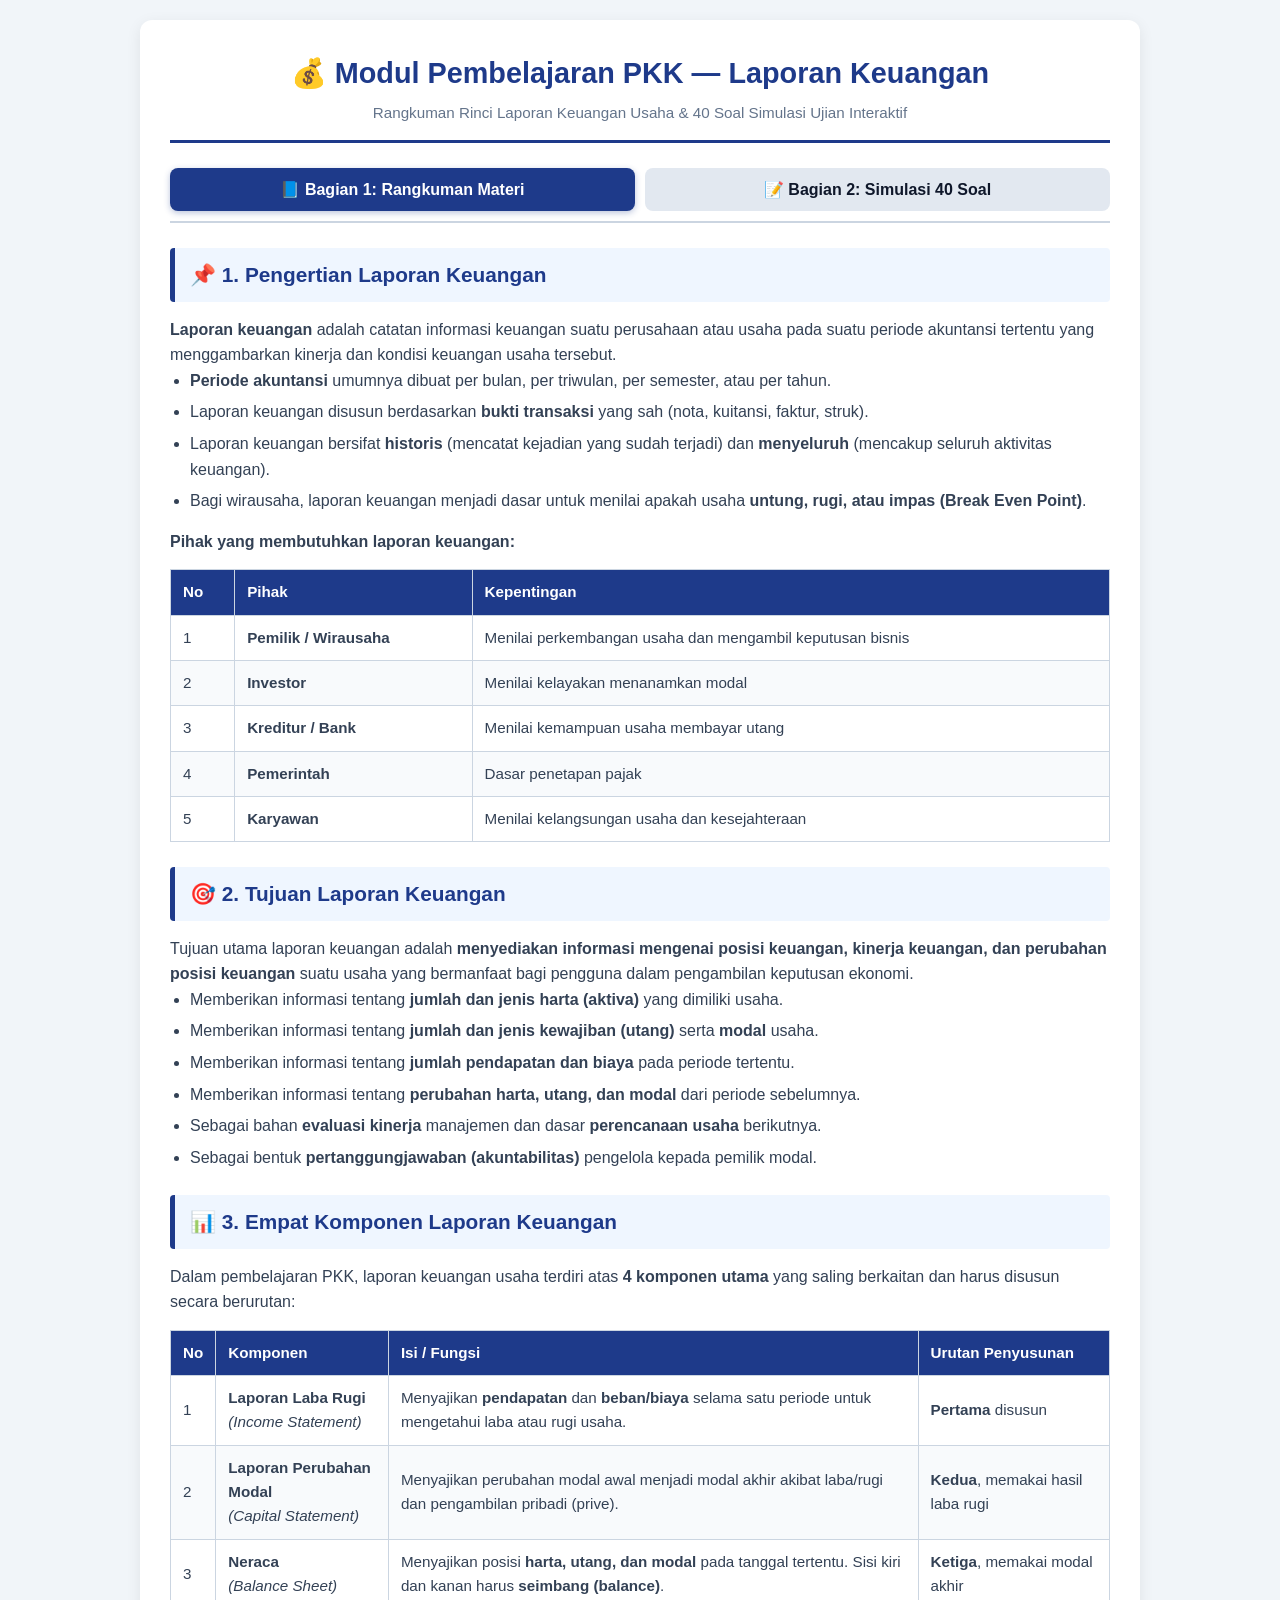
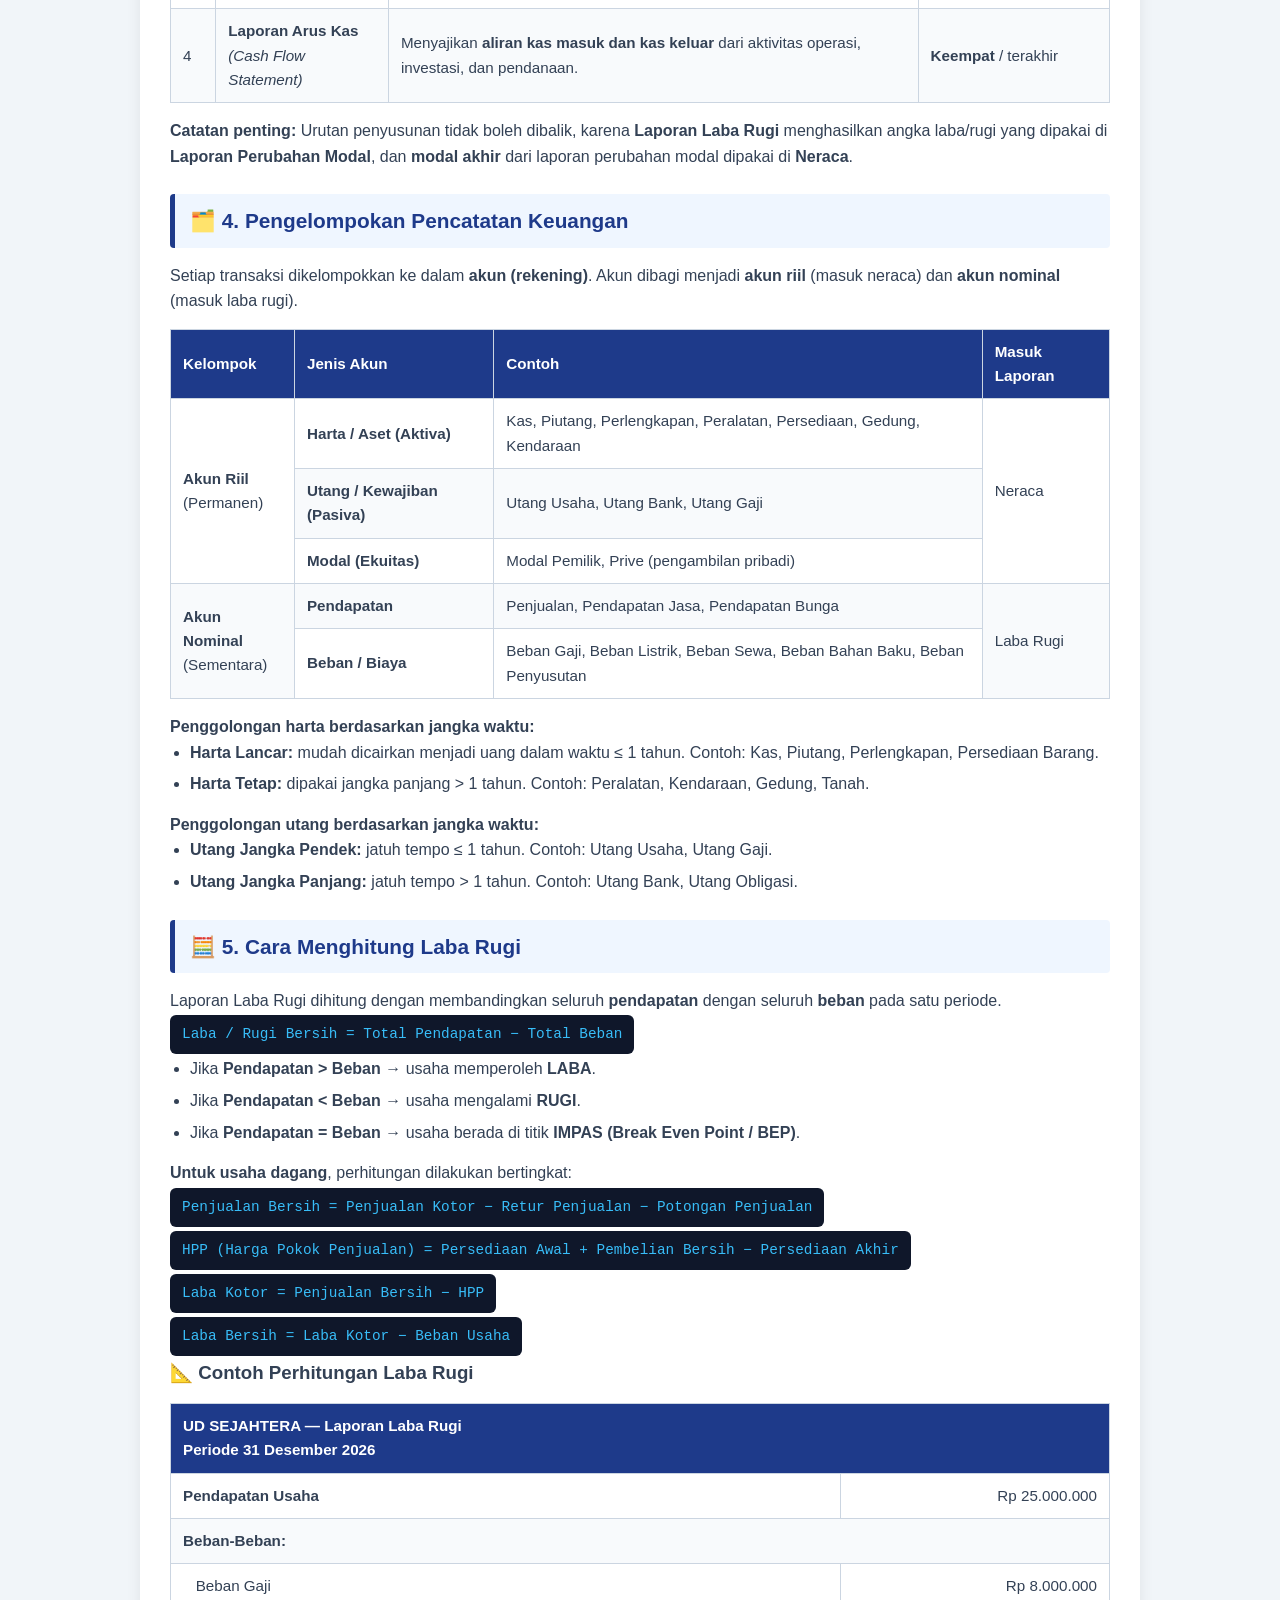
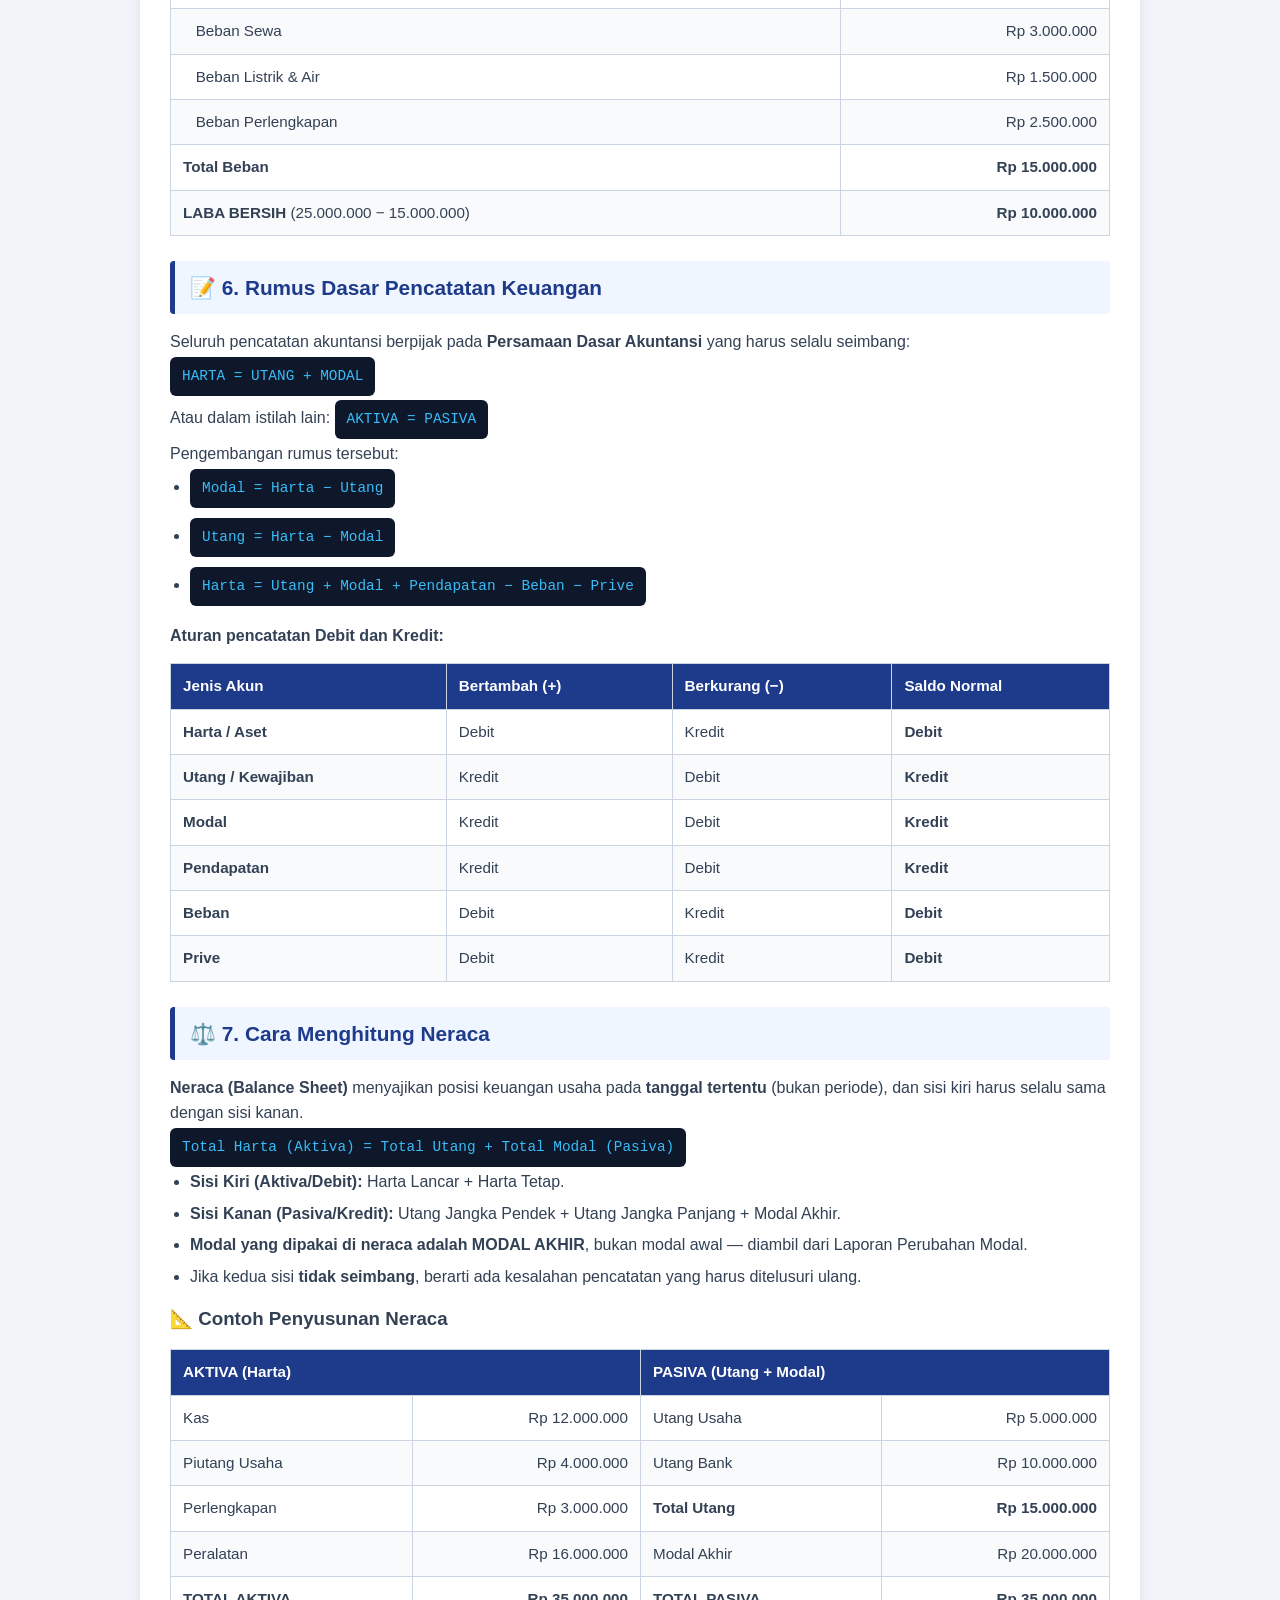
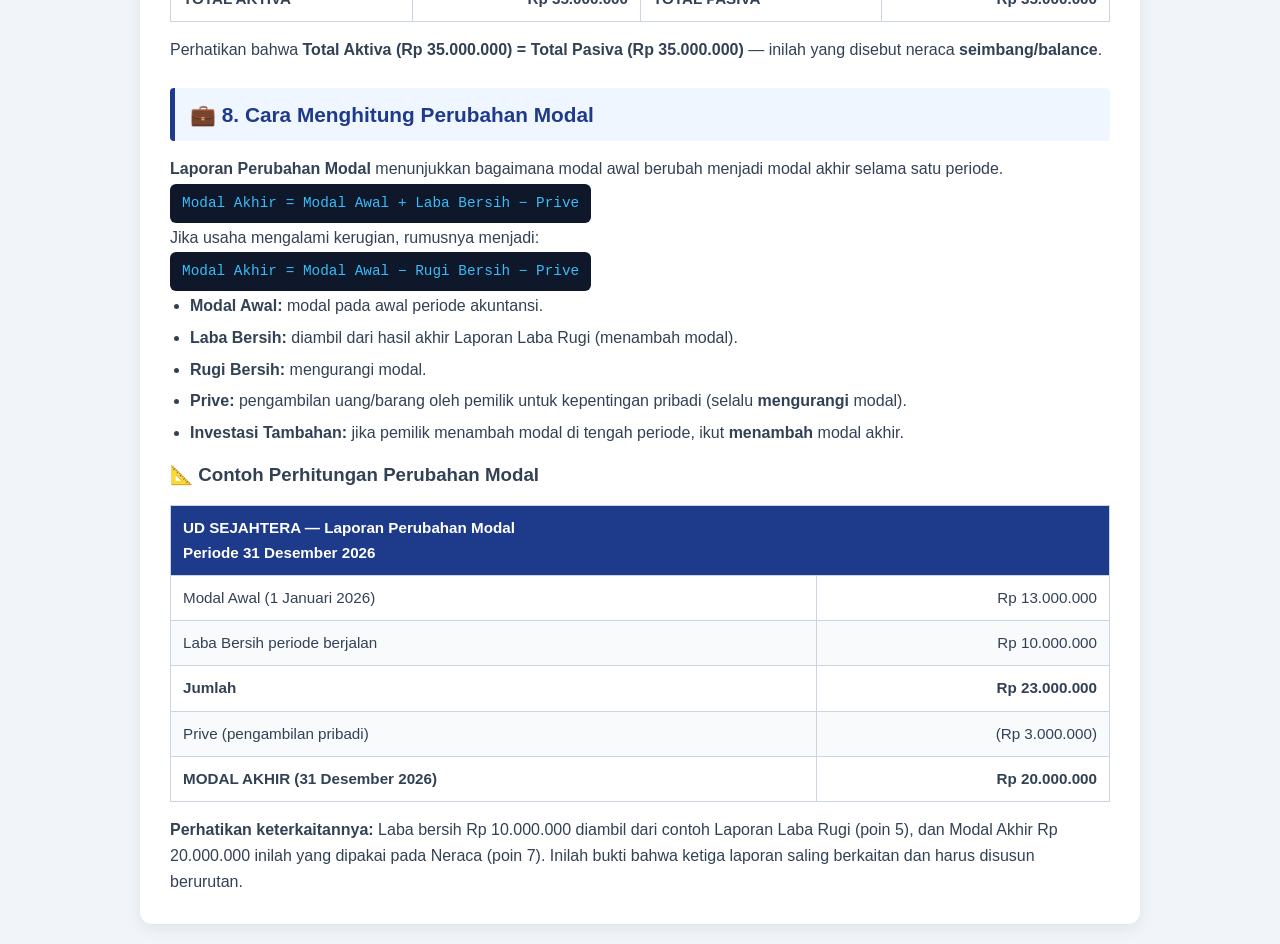
<file: pkk.html>
<!DOCTYPE html>
<html lang="id">
<head>
    <meta charset="UTF-8">
    <meta name="viewport" content="width=device-width, initial-scale=1.0">
    <title>PKK - Rangkuman Laporan Keuangan & Simulasi Soal</title>
    <style>
        :root {
            --primary: #1e3a8a;
            --primary-light: #3b82f6;
            --secondary: #0f172a;
            --bg-color: #f1f5f9;
            --card-bg: #ffffff;
            --text-main: #334155;
            --border-color: #cbd5e1;
            --correct-bg: #dcfce7;
            --correct-border: #22c55e;
            --wrong-bg: #fee2e2;
            --wrong-border: #ef4444;
        }

        * {
            box-sizing: border-box;
            margin: 0;
            padding: 0;
            font-family: 'Segoe UI', Tahoma, Geneva, Verdana, sans-serif;
        }

        body {
            background-color: var(--bg-color);
            color: var(--text-main);
            line-height: 1.6;
            padding: 20px;
        }

        .container {
            max-width: 1000px;
            margin: 0 auto;
            background: var(--card-bg);
            padding: 30px;
            border-radius: 12px;
            box-shadow: 0 4px 15px rgba(0, 0, 0, 0.08);
        }

        header {
            text-align: center;
            margin-bottom: 25px;
            padding-bottom: 15px;
            border-bottom: 3px solid var(--primary);
        }

        header h1 {
            color: var(--primary);
            font-size: 1.8rem;
            margin-bottom: 5px;
        }

        header p {
            color: #64748b;
            font-size: 0.95rem;
        }

        /* Navigation Tabs */
        .nav-tabs {
            display: flex;
            gap: 10px;
            margin-bottom: 25px;
            border-bottom: 2px solid var(--border-color);
            padding-bottom: 10px;
        }

        .tab-btn {
            flex: 1;
            padding: 12px;
            border: none;
            background-color: #e2e8f0;
            color: var(--secondary);
            font-size: 1rem;
            font-weight: 600;
            cursor: pointer;
            border-radius: 8px;
            transition: all 0.3s ease;
        }

        .tab-btn:hover {
            background-color: #cbd5e1;
        }

        .tab-btn.active {
            background-color: var(--primary);
            color: #ffffff;
            box-shadow: 0 2px 6px rgba(30, 58, 138, 0.3);
        }

        .tab-content {
            display: none;
        }

        .tab-content.active {
            display: block;
        }

        /* Styling Rangkuman */
        h2 {
            color: var(--primary);
            background: #eff6ff;
            padding: 10px 15px;
            border-left: 5px solid var(--primary);
            border-radius: 4px;
            margin: 25px 0 15px 0;
            font-size: 1.3rem;
        }

        ul {
            margin-left: 20px;
            margin-bottom: 15px;
        }

        li {
            margin-bottom: 6px;
        }

        table {
            width: 100%;
            border-collapse: collapse;
            margin: 15px 0;
            font-size: 0.95rem;
        }

        th, td {
            border: 1px solid var(--border-color);
            padding: 10px 12px;
            text-align: left;
        }

        th {
            background-color: var(--primary);
            color: white;
        }

        tr:nth-child(even) {
            background-color: #f8fafc;
        }

        .code-block {
            background-color: #0f172a;
            color: #38bdf8;
            padding: 8px 12px;
            border-radius: 6px;
            font-family: monospace;
            font-size: 0.9rem;
            display: inline-block;
            margin: 2px 0;
        }

        /* Styling Kuis */
        .quiz-header {
            background-color: #f0fdf4;
            border: 1px solid #bbf7d0;
            padding: 15px;
            border-radius: 8px;
            margin-bottom: 20px;
            color: #166534;
        }

        /* Result Banner */
        .result-box {
            display: none;
            background: #eff6ff;
            border: 2px solid var(--primary-light);
            border-radius: 8px;
            padding: 20px;
            text-align: center;
            margin-bottom: 25px;
        }

        .result-box h3 {
            font-size: 1.5rem;
            color: var(--primary);
            margin-bottom: 10px;
        }

        .result-details {
            display: flex;
            justify-content: center;
            gap: 20px;
            font-size: 1.1rem;
            font-weight: 600;
            margin-top: 10px;
        }

        .score-badge {
            padding: 5px 15px;
            border-radius: 20px;
            background: #ffffff;
            border: 1px solid var(--border-color);
        }

        .question-card {
            background: #f8fafc;
            border: 1px solid var(--border-color);
            border-radius: 8px;
            padding: 18px;
            margin-bottom: 15px;
            transition: all 0.2s ease;
        }

        .question-text {
            font-weight: 600;
            color: var(--secondary);
            margin-bottom: 12px;
            font-size: 1rem;
        }

        .options {
            list-style: none;
            padding-left: 0;
        }

        .options li {
            margin-bottom: 8px;
        }

        .options label {
            display: block;
            padding: 10px 14px;
            background: #ffffff;
            border: 1px solid var(--border-color);
            border-radius: 6px;
            cursor: pointer;
            transition: background 0.2s;
        }

        .options label:hover {
            background: #f1f5f9;
        }

        .options input[type="radio"] {
            margin-right: 10px;
        }

        /* Class Indikator Jawaban Benar / Salah */
        .options label.correct-opt {
            background-color: var(--correct-bg) !important;
            border-color: var(--correct-border) !important;
            color: #14532d;
            font-weight: 600;
        }

        .options label.wrong-opt {
            background-color: var(--wrong-bg) !important;
            border-color: var(--wrong-border) !important;
            color: #7f1d1d;
            font-weight: 600;
        }

        .answer-key {
            display: none;
            background-color: #dcfce7;
            border: 1px solid #86efac;
            color: #166534;
            padding: 10px;
            border-radius: 6px;
            margin-top: 10px;
            font-weight: bold;
            font-size: 0.9rem;
        }

        /* Bottom Buttons */
        .quiz-actions {
            display: flex;
            gap: 15px;
            margin-top: 25px;
        }

        .btn-submit, .btn-reset {
            flex: 1;
            padding: 14px;
            border: none;
            border-radius: 8px;
            font-size: 1.05rem;
            font-weight: bold;
            cursor: pointer;
            transition: all 0.3s ease;
        }

        .btn-submit {
            background-color: #16a34a;
            color: white;
        }

        .btn-submit:hover {
            background-color: #15803d;
        }

        .btn-reset {
            background-color: #dc2626;
            color: white;
        }

        .btn-reset:hover {
            background-color: #b91c1c;
        }

        .btn-disabled {
            opacity: 0.6;
            cursor: not-allowed;
        }
    </style>
</head>
<body>

<div class="container">
    <header>
        <h1>💰 Modul Pembelajaran PKK — Laporan Keuangan</h1>
        <p>Rangkuman Rinci Laporan Keuangan Usaha & 40 Soal Simulasi Ujian Interaktif</p>
    </header>

    <div class="nav-tabs">
        <button class="tab-btn active" onclick="switchTab('rangkuman')">📘 Bagian 1: Rangkuman Materi</button>
        <button class="tab-btn" onclick="switchTab('kuis')">📝 Bagian 2: Simulasi 40 Soal</button>
    </div>

    <!-- BAGIAN 1: RANGKUMAN MATERI -->
    <div id="rangkuman" class="tab-content active">

        <h2>📌 1. Pengertian Laporan Keuangan</h2>
        <p><b>Laporan keuangan</b> adalah catatan informasi keuangan suatu perusahaan atau usaha pada suatu periode akuntansi tertentu yang menggambarkan kinerja dan kondisi keuangan usaha tersebut.</p>
        <ul>
            <li><b>Periode akuntansi</b> umumnya dibuat per bulan, per triwulan, per semester, atau per tahun.</li>
            <li>Laporan keuangan disusun berdasarkan <b>bukti transaksi</b> yang sah (nota, kuitansi, faktur, struk).</li>
            <li>Laporan keuangan bersifat <b>historis</b> (mencatat kejadian yang sudah terjadi) dan <b>menyeluruh</b> (mencakup seluruh aktivitas keuangan).</li>
            <li>Bagi wirausaha, laporan keuangan menjadi dasar untuk menilai apakah usaha <b>untung, rugi, atau impas (Break Even Point)</b>.</li>
        </ul>
        <p><b>Pihak yang membutuhkan laporan keuangan:</b></p>
        <table>
            <thead>
                <tr><th>No</th><th>Pihak</th><th>Kepentingan</th></tr>
            </thead>
            <tbody>
                <tr><td>1</td><td><b>Pemilik / Wirausaha</b></td><td>Menilai perkembangan usaha dan mengambil keputusan bisnis</td></tr>
                <tr><td>2</td><td><b>Investor</b></td><td>Menilai kelayakan menanamkan modal</td></tr>
                <tr><td>3</td><td><b>Kreditur / Bank</b></td><td>Menilai kemampuan usaha membayar utang</td></tr>
                <tr><td>4</td><td><b>Pemerintah</b></td><td>Dasar penetapan pajak</td></tr>
                <tr><td>5</td><td><b>Karyawan</b></td><td>Menilai kelangsungan usaha dan kesejahteraan</td></tr>
            </tbody>
        </table>

        <h2>🎯 2. Tujuan Laporan Keuangan</h2>
        <p>Tujuan utama laporan keuangan adalah <b>menyediakan informasi mengenai posisi keuangan, kinerja keuangan, dan perubahan posisi keuangan</b> suatu usaha yang bermanfaat bagi pengguna dalam pengambilan keputusan ekonomi.</p>
        <ul>
            <li>Memberikan informasi tentang <b>jumlah dan jenis harta (aktiva)</b> yang dimiliki usaha.</li>
            <li>Memberikan informasi tentang <b>jumlah dan jenis kewajiban (utang)</b> serta <b>modal</b> usaha.</li>
            <li>Memberikan informasi tentang <b>jumlah pendapatan dan biaya</b> pada periode tertentu.</li>
            <li>Memberikan informasi tentang <b>perubahan harta, utang, dan modal</b> dari periode sebelumnya.</li>
            <li>Sebagai bahan <b>evaluasi kinerja</b> manajemen dan dasar <b>perencanaan usaha</b> berikutnya.</li>
            <li>Sebagai bentuk <b>pertanggungjawaban (akuntabilitas)</b> pengelola kepada pemilik modal.</li>
        </ul>

        <h2>📊 3. Empat Komponen Laporan Keuangan</h2>
        <p>Dalam pembelajaran PKK, laporan keuangan usaha terdiri atas <b>4 komponen utama</b> yang saling berkaitan dan harus disusun secara berurutan:</p>
        <table>
            <thead>
                <tr><th>No</th><th>Komponen</th><th>Isi / Fungsi</th><th>Urutan Penyusunan</th></tr>
            </thead>
            <tbody>
                <tr>
                    <td>1</td>
                    <td><b>Laporan Laba Rugi</b><br><i>(Income Statement)</i></td>
                    <td>Menyajikan <b>pendapatan</b> dan <b>beban/biaya</b> selama satu periode untuk mengetahui laba atau rugi usaha.</td>
                    <td><b>Pertama</b> disusun</td>
                </tr>
                <tr>
                    <td>2</td>
                    <td><b>Laporan Perubahan Modal</b><br><i>(Capital Statement)</i></td>
                    <td>Menyajikan perubahan modal awal menjadi modal akhir akibat laba/rugi dan pengambilan pribadi (prive).</td>
                    <td><b>Kedua</b>, memakai hasil laba rugi</td>
                </tr>
                <tr>
                    <td>3</td>
                    <td><b>Neraca</b><br><i>(Balance Sheet)</i></td>
                    <td>Menyajikan posisi <b>harta, utang, dan modal</b> pada tanggal tertentu. Sisi kiri dan kanan harus <b>seimbang (balance)</b>.</td>
                    <td><b>Ketiga</b>, memakai modal akhir</td>
                </tr>
                <tr>
                    <td>4</td>
                    <td><b>Laporan Arus Kas</b><br><i>(Cash Flow Statement)</i></td>
                    <td>Menyajikan <b>aliran kas masuk dan kas keluar</b> dari aktivitas operasi, investasi, dan pendanaan.</td>
                    <td><b>Keempat</b> / terakhir</td>
                </tr>
            </tbody>
        </table>
        <p><b>Catatan penting:</b> Urutan penyusunan tidak boleh dibalik, karena <b>Laporan Laba Rugi</b> menghasilkan angka laba/rugi yang dipakai di <b>Laporan Perubahan Modal</b>, dan <b>modal akhir</b> dari laporan perubahan modal dipakai di <b>Neraca</b>.</p>

        <h2>🗂️ 4. Pengelompokan Pencatatan Keuangan</h2>
        <p>Setiap transaksi dikelompokkan ke dalam <b>akun (rekening)</b>. Akun dibagi menjadi <b>akun riil</b> (masuk neraca) dan <b>akun nominal</b> (masuk laba rugi).</p>
        <table>
            <thead>
                <tr><th>Kelompok</th><th>Jenis Akun</th><th>Contoh</th><th>Masuk Laporan</th></tr>
            </thead>
            <tbody>
                <tr>
                    <td rowspan="3"><b>Akun Riil</b><br>(Permanen)</td>
                    <td><b>Harta / Aset (Aktiva)</b></td>
                    <td>Kas, Piutang, Perlengkapan, Peralatan, Persediaan, Gedung, Kendaraan</td>
                    <td rowspan="3">Neraca</td>
                </tr>
                <tr>
                    <td><b>Utang / Kewajiban (Pasiva)</b></td>
                    <td>Utang Usaha, Utang Bank, Utang Gaji</td>
                </tr>
                <tr>
                    <td><b>Modal (Ekuitas)</b></td>
                    <td>Modal Pemilik, Prive (pengambilan pribadi)</td>
                </tr>
                <tr>
                    <td rowspan="2"><b>Akun Nominal</b><br>(Sementara)</td>
                    <td><b>Pendapatan</b></td>
                    <td>Penjualan, Pendapatan Jasa, Pendapatan Bunga</td>
                    <td rowspan="2">Laba Rugi</td>
                </tr>
                <tr>
                    <td><b>Beban / Biaya</b></td>
                    <td>Beban Gaji, Beban Listrik, Beban Sewa, Beban Bahan Baku, Beban Penyusutan</td>
                </tr>
            </tbody>
        </table>
        <p><b>Penggolongan harta berdasarkan jangka waktu:</b></p>
        <ul>
            <li><b>Harta Lancar:</b> mudah dicairkan menjadi uang dalam waktu ≤ 1 tahun. Contoh: Kas, Piutang, Perlengkapan, Persediaan Barang.</li>
            <li><b>Harta Tetap:</b> dipakai jangka panjang &gt; 1 tahun. Contoh: Peralatan, Kendaraan, Gedung, Tanah.</li>
        </ul>
        <p><b>Penggolongan utang berdasarkan jangka waktu:</b></p>
        <ul>
            <li><b>Utang Jangka Pendek:</b> jatuh tempo ≤ 1 tahun. Contoh: Utang Usaha, Utang Gaji.</li>
            <li><b>Utang Jangka Panjang:</b> jatuh tempo &gt; 1 tahun. Contoh: Utang Bank, Utang Obligasi.</li>
        </ul>

        <h2>🧮 5. Cara Menghitung Laba Rugi</h2>
        <p>Laporan Laba Rugi dihitung dengan membandingkan seluruh <b>pendapatan</b> dengan seluruh <b>beban</b> pada satu periode.</p>
        <p><span class="code-block">Laba / Rugi Bersih = Total Pendapatan − Total Beban</span></p>
        <ul>
            <li>Jika <b>Pendapatan &gt; Beban</b> → usaha memperoleh <b>LABA</b>.</li>
            <li>Jika <b>Pendapatan &lt; Beban</b> → usaha mengalami <b>RUGI</b>.</li>
            <li>Jika <b>Pendapatan = Beban</b> → usaha berada di titik <b>IMPAS (Break Even Point / BEP)</b>.</li>
        </ul>
        <p><b>Untuk usaha dagang</b>, perhitungan dilakukan bertingkat:</p>
        <p><span class="code-block">Penjualan Bersih = Penjualan Kotor − Retur Penjualan − Potongan Penjualan</span></p>
        <p><span class="code-block">HPP (Harga Pokok Penjualan) = Persediaan Awal + Pembelian Bersih − Persediaan Akhir</span></p>
        <p><span class="code-block">Laba Kotor = Penjualan Bersih − HPP</span></p>
        <p><span class="code-block">Laba Bersih = Laba Kotor − Beban Usaha</span></p>

        <h3>📐 Contoh Perhitungan Laba Rugi</h3>
        <table>
            <thead>
                <tr><th colspan="2">UD SEJAHTERA — Laporan Laba Rugi<br>Periode 31 Desember 2026</th></tr>
            </thead>
            <tbody>
                <tr><td><b>Pendapatan Usaha</b></td><td style="text-align:right;">Rp 25.000.000</td></tr>
                <tr><td colspan="2"><b>Beban-Beban:</b></td></tr>
                <tr><td>&nbsp;&nbsp;&nbsp;Beban Gaji</td><td style="text-align:right;">Rp 8.000.000</td></tr>
                <tr><td>&nbsp;&nbsp;&nbsp;Beban Sewa</td><td style="text-align:right;">Rp 3.000.000</td></tr>
                <tr><td>&nbsp;&nbsp;&nbsp;Beban Listrik &amp; Air</td><td style="text-align:right;">Rp 1.500.000</td></tr>
                <tr><td>&nbsp;&nbsp;&nbsp;Beban Perlengkapan</td><td style="text-align:right;">Rp 2.500.000</td></tr>
                <tr><td><b>Total Beban</b></td><td style="text-align:right;"><b>Rp 15.000.000</b></td></tr>
                <tr><td><b>LABA BERSIH</b> (25.000.000 − 15.000.000)</td><td style="text-align:right;"><b>Rp 10.000.000</b></td></tr>
            </tbody>
        </table>

        <h2>📝 6. Rumus Dasar Pencatatan Keuangan</h2>
        <p>Seluruh pencatatan akuntansi berpijak pada <b>Persamaan Dasar Akuntansi</b> yang harus selalu seimbang:</p>
        <p><span class="code-block">HARTA = UTANG + MODAL</span></p>
        <p>Atau dalam istilah lain: <span class="code-block">AKTIVA = PASIVA</span></p>
        <p>Pengembangan rumus tersebut:</p>
        <ul>
            <li><span class="code-block">Modal = Harta − Utang</span></li>
            <li><span class="code-block">Utang = Harta − Modal</span></li>
            <li><span class="code-block">Harta = Utang + Modal + Pendapatan − Beban − Prive</span></li>
        </ul>
        <p><b>Aturan pencatatan Debit dan Kredit:</b></p>
        <table>
            <thead>
                <tr><th>Jenis Akun</th><th>Bertambah (+)</th><th>Berkurang (−)</th><th>Saldo Normal</th></tr>
            </thead>
            <tbody>
                <tr><td><b>Harta / Aset</b></td><td>Debit</td><td>Kredit</td><td><b>Debit</b></td></tr>
                <tr><td><b>Utang / Kewajiban</b></td><td>Kredit</td><td>Debit</td><td><b>Kredit</b></td></tr>
                <tr><td><b>Modal</b></td><td>Kredit</td><td>Debit</td><td><b>Kredit</b></td></tr>
                <tr><td><b>Pendapatan</b></td><td>Kredit</td><td>Debit</td><td><b>Kredit</b></td></tr>
                <tr><td><b>Beban</b></td><td>Debit</td><td>Kredit</td><td><b>Debit</b></td></tr>
                <tr><td><b>Prive</b></td><td>Debit</td><td>Kredit</td><td><b>Debit</b></td></tr>
            </tbody>
        </table>

        <h2>⚖️ 7. Cara Menghitung Neraca</h2>
        <p><b>Neraca (Balance Sheet)</b> menyajikan posisi keuangan usaha pada <b>tanggal tertentu</b> (bukan periode), dan sisi kiri harus selalu sama dengan sisi kanan.</p>
        <p><span class="code-block">Total Harta (Aktiva) = Total Utang + Total Modal (Pasiva)</span></p>
        <ul>
            <li><b>Sisi Kiri (Aktiva/Debit):</b> Harta Lancar + Harta Tetap.</li>
            <li><b>Sisi Kanan (Pasiva/Kredit):</b> Utang Jangka Pendek + Utang Jangka Panjang + Modal Akhir.</li>
            <li><b>Modal yang dipakai di neraca adalah MODAL AKHIR</b>, bukan modal awal — diambil dari Laporan Perubahan Modal.</li>
            <li>Jika kedua sisi <b>tidak seimbang</b>, berarti ada kesalahan pencatatan yang harus ditelusuri ulang.</li>
        </ul>

        <h3>📐 Contoh Penyusunan Neraca</h3>
        <table>
            <thead>
                <tr><th colspan="2">AKTIVA (Harta)</th><th colspan="2">PASIVA (Utang + Modal)</th></tr>
            </thead>
            <tbody>
                <tr><td>Kas</td><td style="text-align:right;">Rp 12.000.000</td><td>Utang Usaha</td><td style="text-align:right;">Rp 5.000.000</td></tr>
                <tr><td>Piutang Usaha</td><td style="text-align:right;">Rp 4.000.000</td><td>Utang Bank</td><td style="text-align:right;">Rp 10.000.000</td></tr>
                <tr><td>Perlengkapan</td><td style="text-align:right;">Rp 3.000.000</td><td><b>Total Utang</b></td><td style="text-align:right;"><b>Rp 15.000.000</b></td></tr>
                <tr><td>Peralatan</td><td style="text-align:right;">Rp 16.000.000</td><td>Modal Akhir</td><td style="text-align:right;">Rp 20.000.000</td></tr>
                <tr><td><b>TOTAL AKTIVA</b></td><td style="text-align:right;"><b>Rp 35.000.000</b></td><td><b>TOTAL PASIVA</b></td><td style="text-align:right;"><b>Rp 35.000.000</b></td></tr>
            </tbody>
        </table>
        <p>Perhatikan bahwa <b>Total Aktiva (Rp 35.000.000) = Total Pasiva (Rp 35.000.000)</b> — inilah yang disebut neraca <b>seimbang/balance</b>.</p>

        <h2>💼 8. Cara Menghitung Perubahan Modal</h2>
        <p><b>Laporan Perubahan Modal</b> menunjukkan bagaimana modal awal berubah menjadi modal akhir selama satu periode.</p>
        <p><span class="code-block">Modal Akhir = Modal Awal + Laba Bersih − Prive</span></p>
        <p>Jika usaha mengalami kerugian, rumusnya menjadi:</p>
        <p><span class="code-block">Modal Akhir = Modal Awal − Rugi Bersih − Prive</span></p>
        <ul>
            <li><b>Modal Awal:</b> modal pada awal periode akuntansi.</li>
            <li><b>Laba Bersih:</b> diambil dari hasil akhir Laporan Laba Rugi (menambah modal).</li>
            <li><b>Rugi Bersih:</b> mengurangi modal.</li>
            <li><b>Prive:</b> pengambilan uang/barang oleh pemilik untuk kepentingan pribadi (selalu <b>mengurangi</b> modal).</li>
            <li><b>Investasi Tambahan:</b> jika pemilik menambah modal di tengah periode, ikut <b>menambah</b> modal akhir.</li>
        </ul>

        <h3>📐 Contoh Perhitungan Perubahan Modal</h3>
        <table>
            <thead>
                <tr><th colspan="2">UD SEJAHTERA — Laporan Perubahan Modal<br>Periode 31 Desember 2026</th></tr>
            </thead>
            <tbody>
                <tr><td>Modal Awal (1 Januari 2026)</td><td style="text-align:right;">Rp 13.000.000</td></tr>
                <tr><td>Laba Bersih periode berjalan</td><td style="text-align:right;">Rp 10.000.000</td></tr>
                <tr><td><b>Jumlah</b></td><td style="text-align:right;"><b>Rp 23.000.000</b></td></tr>
                <tr><td>Prive (pengambilan pribadi)</td><td style="text-align:right;">(Rp 3.000.000)</td></tr>
                <tr><td><b>MODAL AKHIR (31 Desember 2026)</b></td><td style="text-align:right;"><b>Rp 20.000.000</b></td></tr>
            </tbody>
        </table>
        <p><b>Perhatikan keterkaitannya:</b> Laba bersih Rp 10.000.000 diambil dari contoh Laporan Laba Rugi (poin 5), dan Modal Akhir Rp 20.000.000 inilah yang dipakai pada Neraca (poin 7). Inilah bukti bahwa ketiga laporan saling berkaitan dan harus disusun berurutan.</p>

    </div>

    <!-- BAGIAN 2: SIMULASI SOAL -->
    <div id="kuis" class="tab-content">
        <div class="quiz-header">
            <h3>📌 Panduan Pengerjaan Kuis Interaktif</h3>
            <p>Pilih satu jawaban terbaik untuk setiap soal. Setelah selesai mengerjakan semua soal, klik tombol <b>"Selesai &amp; Cek Hasil"</b> di bagian paling bawah untuk melihat skor akhir dan evaluasi jawaban.</p>
        </div>

        <!-- Tampilan Banner Hasil -->
        <div id="result-box" class="result-box">
            <h3>🎉 Hasil Ujian Anda</h3>
            <div class="result-details">
                <span class="score-badge" id="final-score" style="color: var(--primary);">Nilai: 0 / 100</span>
                <span class="score-badge" id="correct-count" style="color: #16a34a;">Benar: 0</span>
                <span class="score-badge" id="wrong-count" style="color: #dc2626;">Salah: 0</span>
            </div>
        </div>

        <form id="quiz-form">
            <div id="quiz-container"></div>

            <div class="quiz-actions">
                <button type="button" class="btn-submit" onclick="submitQuiz()">✅ Selesai &amp; Cek Hasil</button>
                <button type="button" class="btn-reset" onclick="resetQuiz()">🔄 Kerjakan Ulang</button>
            </div>
        </form>
    </div>
</div>

<script>
    function switchTab(tabId) {
        document.querySelectorAll('.tab-content').forEach(tab => tab.classList.remove('active'));
        document.querySelectorAll('.tab-btn').forEach(btn => btn.classList.remove('active'));
        document.getElementById(tabId).classList.add('active');
        event.currentTarget.classList.add('active');
    }

    const questions = [
        { q: "1. Laporan keuangan adalah ...", options: ["A. Catatan daftar barang dagangan yang tersedia di gudang", "B. Catatan informasi keuangan suatu usaha pada periode akuntansi tertentu", "C. Daftar nama karyawan beserta jabatannya", "D. Rencana pemasaran produk untuk tahun berikutnya"], ans: "B. Catatan informasi keuangan suatu usaha pada periode akuntansi tertentu" },
        { q: "2. Laporan keuangan disusun berdasarkan ...", options: ["A. Perkiraan pemilik usaha", "B. Bukti transaksi yang sah seperti nota, kuitansi, dan faktur", "C. Laporan lisan dari karyawan", "D. Perhitungan rata-rata usaha sejenis"], ans: "B. Bukti transaksi yang sah seperti nota, kuitansi, dan faktur" },
        { q: "3. Laporan keuangan bersifat historis, artinya ...", options: ["A. Meramalkan keuntungan masa depan", "B. Mencatat kejadian keuangan yang sudah terjadi", "C. Hanya dibuat sekali seumur usaha", "D. Disusun berdasarkan sejarah perusahaan pesaing"], ans: "B. Mencatat kejadian keuangan yang sudah terjadi" },
        { q: "4. Pihak yang membutuhkan laporan keuangan untuk menilai kemampuan usaha dalam membayar utang adalah ...", options: ["A. Karyawan", "B. Pemerintah", "C. Kreditur atau bank", "D. Konsumen"], ans: "C. Kreditur atau bank" },
        { q: "5. Bagi pemerintah, laporan keuangan digunakan sebagai dasar untuk ...", options: ["A. Menentukan harga jual produk", "B. Penetapan pajak", "C. Menentukan gaji karyawan", "D. Memilih lokasi usaha"], ans: "B. Penetapan pajak" },
        { q: "6. Tujuan utama laporan keuangan adalah menyediakan informasi mengenai ...", options: ["A. Jumlah karyawan dan struktur organisasi", "B. Posisi keuangan, kinerja keuangan, dan perubahan posisi keuangan", "C. Strategi promosi dan periklanan", "D. Daftar pemasok bahan baku"], ans: "B. Posisi keuangan, kinerja keuangan, dan perubahan posisi keuangan" },
        { q: "7. Berikut yang BUKAN merupakan tujuan laporan keuangan adalah ...", options: ["A. Memberikan informasi jumlah harta yang dimiliki usaha", "B. Memberikan informasi jumlah utang dan modal usaha", "C. Menentukan desain kemasan produk baru", "D. Sebagai bahan evaluasi kinerja manajemen"], ans: "C. Menentukan desain kemasan produk baru" },
        { q: "8. Laporan keuangan sebagai bentuk pertanggungjawaban pengelola kepada pemilik modal disebut fungsi ...", options: ["A. Promosi", "B. Akuntabilitas", "C. Distribusi", "D. Produksi"], ans: "B. Akuntabilitas" },
        { q: "9. Empat komponen utama laporan keuangan dalam PKK adalah ...", options: ["A. Laba Rugi, Perubahan Modal, Neraca, Arus Kas", "B. Jurnal, Buku Besar, Neraca Saldo, Laba Rugi", "C. Nota, Kuitansi, Faktur, Struk", "D. Kas, Piutang, Utang, Modal"], ans: "A. Laba Rugi, Perubahan Modal, Neraca, Arus Kas" },
        { q: "10. Laporan keuangan yang pertama kali harus disusun adalah ...", options: ["A. Neraca", "B. Laporan Arus Kas", "C. Laporan Laba Rugi", "D. Laporan Perubahan Modal"], ans: "C. Laporan Laba Rugi" },
        { q: "11. Laporan yang menyajikan aliran kas masuk dan kas keluar dari aktivitas operasi, investasi, dan pendanaan adalah ...", options: ["A. Neraca", "B. Laporan Arus Kas", "C. Laporan Laba Rugi", "D. Laporan Perubahan Modal"], ans: "B. Laporan Arus Kas" },
        { q: "12. Laporan keuangan yang menyajikan posisi harta, utang, dan modal pada tanggal tertentu adalah ...", options: ["A. Laporan Laba Rugi", "B. Neraca", "C. Laporan Arus Kas", "D. Laporan Perubahan Modal"], ans: "B. Neraca" },
        { q: "13. Alasan Laporan Laba Rugi harus disusun sebelum Laporan Perubahan Modal adalah ...", options: ["A. Karena laba rugi lebih mudah dibuat", "B. Karena angka laba/rugi dibutuhkan untuk menghitung modal akhir", "C. Karena laba rugi wajib diserahkan ke pemerintah dulu", "D. Karena neraca tidak memerlukan data laba rugi"], ans: "B. Karena angka laba/rugi dibutuhkan untuk menghitung modal akhir" },
        { q: "14. Laporan Perubahan Modal menghasilkan angka yang kemudian dipakai pada ...", options: ["A. Laporan Laba Rugi", "B. Neraca", "C. Jurnal Umum", "D. Buku Besar"], ans: "B. Neraca" },
        { q: "15. Akun yang termasuk dalam kelompok akun riil dan masuk ke Neraca adalah ...", options: ["A. Pendapatan dan Beban", "B. Harta, Utang, dan Modal", "C. Penjualan dan Pembelian", "D. Beban Gaji dan Beban Listrik"], ans: "B. Harta, Utang, dan Modal" },
        { q: "16. Akun nominal yang masuk ke Laporan Laba Rugi terdiri atas ...", options: ["A. Kas dan Piutang", "B. Utang dan Modal", "C. Pendapatan dan Beban", "D. Peralatan dan Gedung"], ans: "C. Pendapatan dan Beban" },
        { q: "17. Berikut ini yang termasuk harta lancar adalah ...", options: ["A. Gedung", "B. Kendaraan", "C. Kas dan Piutang", "D. Tanah"], ans: "C. Kas dan Piutang" },
        { q: "18. Berikut ini yang termasuk harta tetap adalah ...", options: ["A. Perlengkapan", "B. Peralatan dan Kendaraan", "C. Kas", "D. Persediaan barang dagang"], ans: "B. Peralatan dan Kendaraan" },
        { q: "19. Utang yang jatuh tempo lebih dari satu tahun dikelompokkan sebagai ...", options: ["A. Utang jangka pendek", "B. Utang jangka panjang", "C. Utang usaha", "D. Utang gaji"], ans: "B. Utang jangka panjang" },
        { q: "20. Akun Prive termasuk dalam kelompok ...", options: ["A. Pendapatan", "B. Beban", "C. Modal (ekuitas)", "D. Harta lancar"], ans: "C. Modal (ekuitas)" },
        { q: "21. Rumus untuk menghitung laba atau rugi bersih adalah ...", options: ["A. Total Pendapatan − Total Beban", "B. Total Harta − Total Utang", "C. Modal Awal + Prive", "D. Penjualan + Pembelian"], ans: "A. Total Pendapatan − Total Beban" },
        { q: "22. Jika total pendapatan Rp 30.000.000 dan total beban Rp 18.000.000, maka usaha tersebut ...", options: ["A. Rugi Rp 12.000.000", "B. Laba Rp 12.000.000", "C. Impas", "D. Laba Rp 48.000.000"], ans: "B. Laba Rp 12.000.000" },
        { q: "23. Apabila total pendapatan sama besar dengan total beban, maka usaha berada pada kondisi ...", options: ["A. Laba maksimal", "B. Rugi total", "C. Impas atau Break Even Point (BEP)", "D. Bangkrut"], ans: "C. Impas atau Break Even Point (BEP)" },
        { q: "24. Rumus Harga Pokok Penjualan (HPP) adalah ...", options: ["A. Persediaan Awal + Pembelian Bersih − Persediaan Akhir", "B. Penjualan − Beban Usaha", "C. Laba Kotor − Beban Usaha", "D. Modal Awal + Laba Bersih"], ans: "A. Persediaan Awal + Pembelian Bersih − Persediaan Akhir" },
        { q: "25. Rumus untuk menghitung Laba Kotor pada usaha dagang adalah ...", options: ["A. Penjualan Bersih − HPP", "B. Laba Bersih + Prive", "C. Harta − Utang", "D. Pendapatan + Beban"], ans: "A. Penjualan Bersih − HPP" },
        { q: "26. Laba Bersih pada usaha dagang diperoleh dari ...", options: ["A. Laba Kotor − Beban Usaha", "B. Penjualan Kotor − Retur", "C. Modal Akhir − Modal Awal", "D. Harta + Utang"], ans: "A. Laba Kotor − Beban Usaha" },
        { q: "27. Diketahui Penjualan Bersih Rp 50.000.000 dan HPP Rp 32.000.000. Laba Kotor usaha tersebut adalah ...", options: ["A. Rp 82.000.000", "B. Rp 18.000.000", "C. Rp 32.000.000", "D. Rp 50.000.000"], ans: "B. Rp 18.000.000" },
        { q: "28. Persamaan Dasar Akuntansi yang benar adalah ...", options: ["A. Harta = Utang + Modal", "B. Harta = Utang − Modal", "C. Modal = Harta + Utang", "D. Utang = Harta + Modal"], ans: "A. Harta = Utang + Modal" },
        { q: "29. Berdasarkan persamaan dasar akuntansi, rumus untuk mencari Modal adalah ...", options: ["A. Harta + Utang", "B. Harta − Utang", "C. Utang − Harta", "D. Harta × Utang"], ans: "B. Harta − Utang" },
        { q: "30. Saldo normal untuk akun Harta / Aset adalah ...", options: ["A. Kredit", "B. Debit", "C. Bisa debit maupun kredit", "D. Tidak memiliki saldo normal"], ans: "B. Debit" },
        { q: "31. Saldo normal untuk akun Utang dan Modal adalah ...", options: ["A. Debit", "B. Kredit", "C. Netral", "D. Debit dan Kredit bersamaan"], ans: "B. Kredit" },
        { q: "32. Apabila akun Beban bertambah, maka dicatat di sisi ...", options: ["A. Debit", "B. Kredit", "C. Neraca saldo", "D. Modal"], ans: "A. Debit" },
        { q: "33. Apabila akun Pendapatan bertambah, maka dicatat di sisi ...", options: ["A. Debit", "B. Kredit", "C. Prive", "D. Aktiva"], ans: "B. Kredit" },
        { q: "34. Dalam Neraca, Total Aktiva harus selalu ...", options: ["A. Lebih besar dari Total Pasiva", "B. Lebih kecil dari Total Pasiva", "C. Sama dengan Total Pasiva", "D. Sama dengan Total Pendapatan"], ans: "C. Sama dengan Total Pasiva" },
        { q: "35. Sisi Pasiva dalam Neraca berisi ...", options: ["A. Harta lancar dan harta tetap", "B. Utang dan Modal", "C. Pendapatan dan Beban", "D. Kas dan Piutang"], ans: "B. Utang dan Modal" },
        { q: "36. Modal yang dicantumkan dalam Neraca adalah ...", options: ["A. Modal Awal", "B. Modal Akhir", "C. Modal Pinjaman", "D. Modal Investasi saja"], ans: "B. Modal Akhir" },
        { q: "37. Diketahui total Harta Rp 40.000.000 dan total Utang Rp 15.000.000. Besarnya Modal adalah ...", options: ["A. Rp 55.000.000", "B. Rp 25.000.000", "C. Rp 15.000.000", "D. Rp 40.000.000"], ans: "B. Rp 25.000.000" },
        { q: "38. Rumus menghitung Modal Akhir apabila usaha memperoleh laba adalah ...", options: ["A. Modal Awal + Laba Bersih − Prive", "B. Modal Awal − Laba Bersih + Prive", "C. Modal Awal + Prive − Laba Bersih", "D. Laba Bersih − Modal Awal"], ans: "A. Modal Awal + Laba Bersih − Prive" },
        { q: "39. Prive dalam Laporan Perubahan Modal berfungsi untuk ...", options: ["A. Menambah modal akhir", "B. Mengurangi modal akhir", "C. Menambah pendapatan", "D. Mengurangi utang"], ans: "B. Mengurangi modal akhir" },
        { q: "40. Modal Awal Rp 20.000.000, Laba Bersih Rp 8.000.000, dan Prive Rp 3.000.000. Modal Akhir usaha tersebut adalah ...", options: ["A. Rp 31.000.000", "B. Rp 25.000.000", "C. Rp 15.000.000", "D. Rp 28.000.000"], ans: "B. Rp 25.000.000" }
    ];

    const quizContainer = document.getElementById('quiz-container');

    // Render Semua Pertanyaan Kuis
    function renderQuiz() {
        quizContainer.innerHTML = '';
        questions.forEach((qObj, idx) => {
            const card = document.createElement('div');
            card.className = 'question-card';
            card.id = `q-card-${idx}`;

            let optionsHTML = '';
            qObj.options.forEach((opt, optIdx) => {
                optionsHTML += `
                    <li>
                        <label id="lbl-${idx}-${optIdx}">
                            <input type="radio" name="q${idx}" value="${opt}"> ${opt}
                        </label>
                    </li>`;
            });

            card.innerHTML = `
                <div class="question-text">${qObj.q}</div>
                <ul class="options">${optionsHTML}</ul>
                <div id="ans-${idx}" class="answer-key">Jawaban Benar: ${qObj.ans}</div>
            `;
            quizContainer.appendChild(card);
        });
    }

    renderQuiz();

    // Fungsi Koreksi & Cek Hasil
    function submitQuiz() {
        let correctCount = 0;
        let wrongCount = 0;

        questions.forEach((qObj, idx) => {
            const selectedOpt = document.querySelector(`input[name="q${idx}"]:checked`);
            const ansDiv = document.getElementById(`ans-${idx}`);
            ansDiv.style.display = 'block';

            qObj.options.forEach((opt, optIdx) => {
                const labelElement = document.getElementById(`lbl-${idx}-${optIdx}`);
                const radioElement = labelElement.querySelector('input');
                radioElement.disabled = true; // Kunci pilihan setelah disubmit

                // Sorot opsi yang merupakan jawaban benar
                if (opt === qObj.ans) {
                    labelElement.classList.add('correct-opt');
                }

                // Jika pengguna memilih opsi ini dan ternyata salah
                if (selectedOpt && selectedOpt.value === opt && opt !== qObj.ans) {
                    labelElement.classList.add('wrong-opt');
                }
            });

            if (selectedOpt && selectedOpt.value === qObj.ans) {
                correctCount++;
            } else {
                wrongCount++;
            }
        });

        // Hitung Skor (Skala 0-100)
        const finalScore = Math.round((correctCount / questions.length) * 100);

        // Tampilkan Banner Hasil
        document.getElementById('final-score').innerText = `Nilai: ${finalScore} / 100`;
        document.getElementById('correct-count').innerText = `Benar: ${correctCount}`;
        document.getElementById('wrong-count').innerText = `Salah: ${wrongCount}`;

        const resultBox = document.getElementById('result-box');
        resultBox.style.display = 'block';

        // Scroll otomatis ke banner hasil
        resultBox.scrollIntoView({ behavior: 'smooth' });

        // Simpan hasil ke database supaya admin bisa lihat nilainya
        simpanHasilUjian("pkk", finalScore, correctCount, wrongCount, questions.length);
    }

    // ==== SIMPAN HASIL UJIAN KE FIREBASE (biar admin bisa pantau nilai siswa) ====
    const FIREBASE_URL_HASIL = "https://mapel12-website-default-rtdb.asia-southeast1.firebasedatabase.app";

    async function simpanHasilUjian(modulId, nilai, benar, salah, totalSoal) {
        try {
            const currentUser = JSON.parse(localStorage.getItem("currentUser"));
            if (!currentUser || !currentUser.username) return; // tidak login, tidak disimpan

            const endpoint = FIREBASE_URL_HASIL + "/examResults/" + modulId + "/" + currentUser.username + ".json";
            await fetch(endpoint, {
                method: "PUT",
                headers: { "Content-Type": "application/json" },
                body: JSON.stringify({
                    name: currentUser.name,
                    username: currentUser.username,
                    nilai: nilai,
                    benar: benar,
                    salah: salah,
                    totalSoal: totalSoal,
                    waktu: Date.now()
                })
            });
        } catch (err) {
            console.error("Gagal menyimpan hasil ujian:", err);
        }
    }

    // ==== JAGA STATUS "AKTIF" TETAP HIDUP SELAMA DI DALAM MODUL + CEK KICK ADMIN ====
    (function() {
        const userSesi = JSON.parse(localStorage.getItem("currentUser"));
        if (!userSesi || !userSesi.username) return;

        const presenceEndpoint = FIREBASE_URL_HASIL + "/activeUsers/" + userSesi.username + ".json";

        async function heartbeatDanCekKick() {
            try {
                const res = await fetch(presenceEndpoint);
                const myData = await res.json();

                if (myData && myData.kicked === true) {
                    alert("Anda telah dikeluarkan dari sesi oleh Administrator!");
                    await fetch(presenceEndpoint, { method: "DELETE" });
                    localStorage.removeItem("currentUser");
                    window.location.href = "index.html";
                    return;
                }

                await fetch(presenceEndpoint, {
                    method: "PATCH",
                    headers: { "Content-Type": "application/json" },
                    body: JSON.stringify({ lastSeen: Date.now() })
                });
            } catch (err) {
                console.error("Gagal memperbarui status aktif:", err);
            }
        }

        heartbeatDanCekKick();
        setInterval(heartbeatDanCekKick, 5000);
    })();

    // Fungsi Kerjakan Ulang
    function resetQuiz() {
        document.getElementById('result-box').style.display = 'none';
        renderQuiz();
        window.scrollTo({ top: 0, behavior: 'smooth' });
    }
</script>

</body>
</html>
</file>
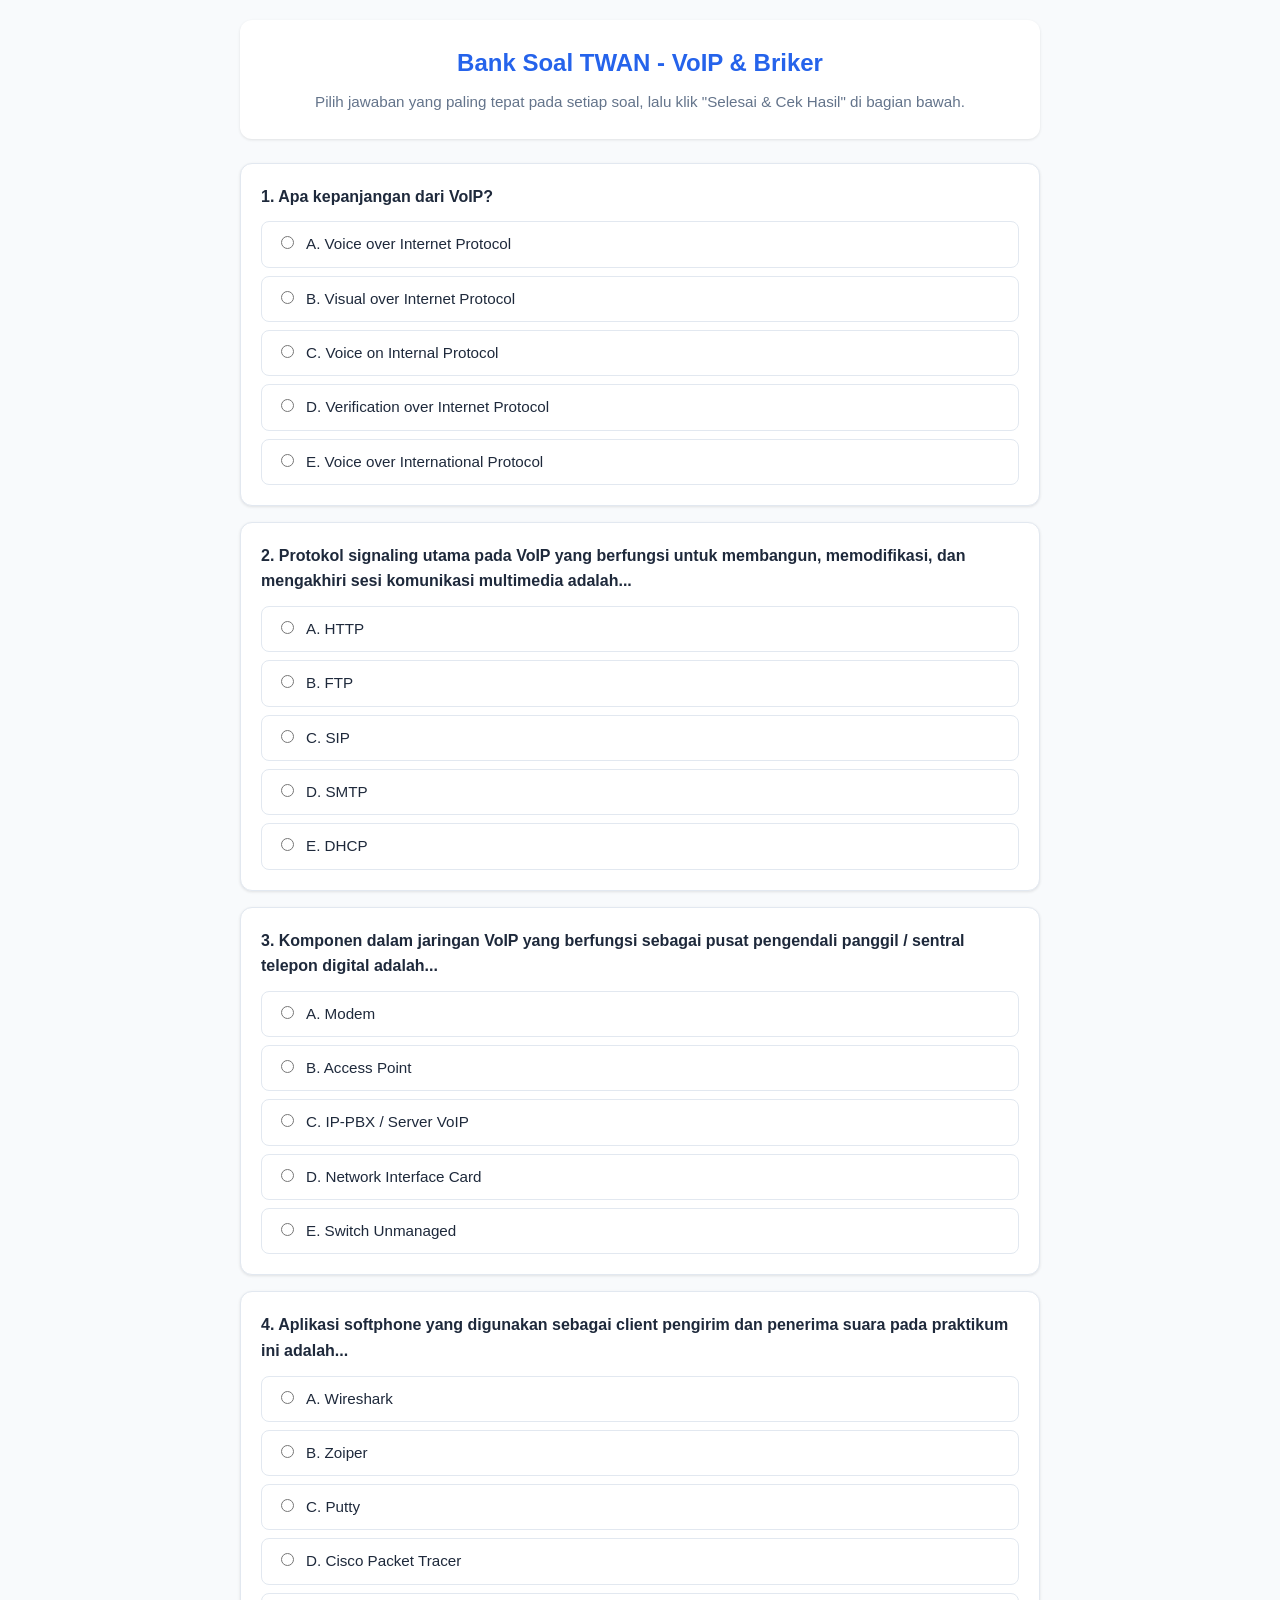
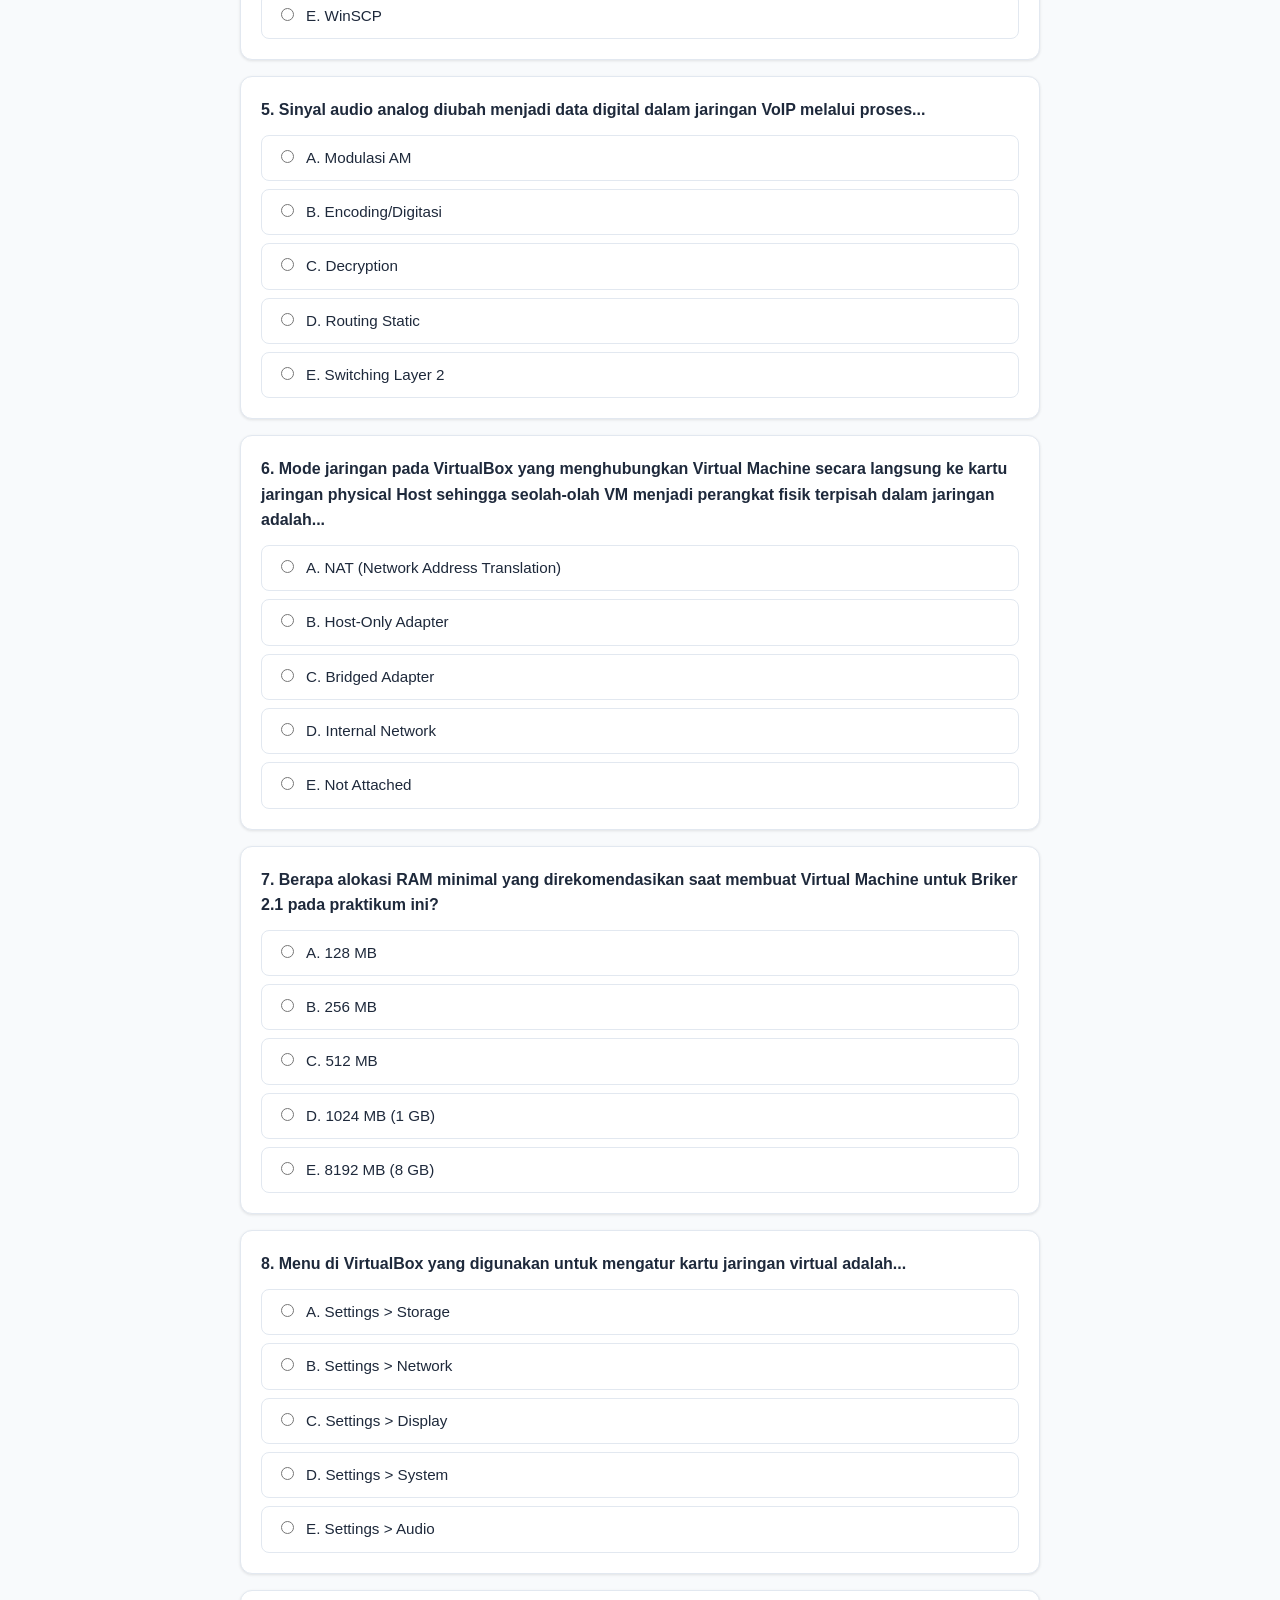
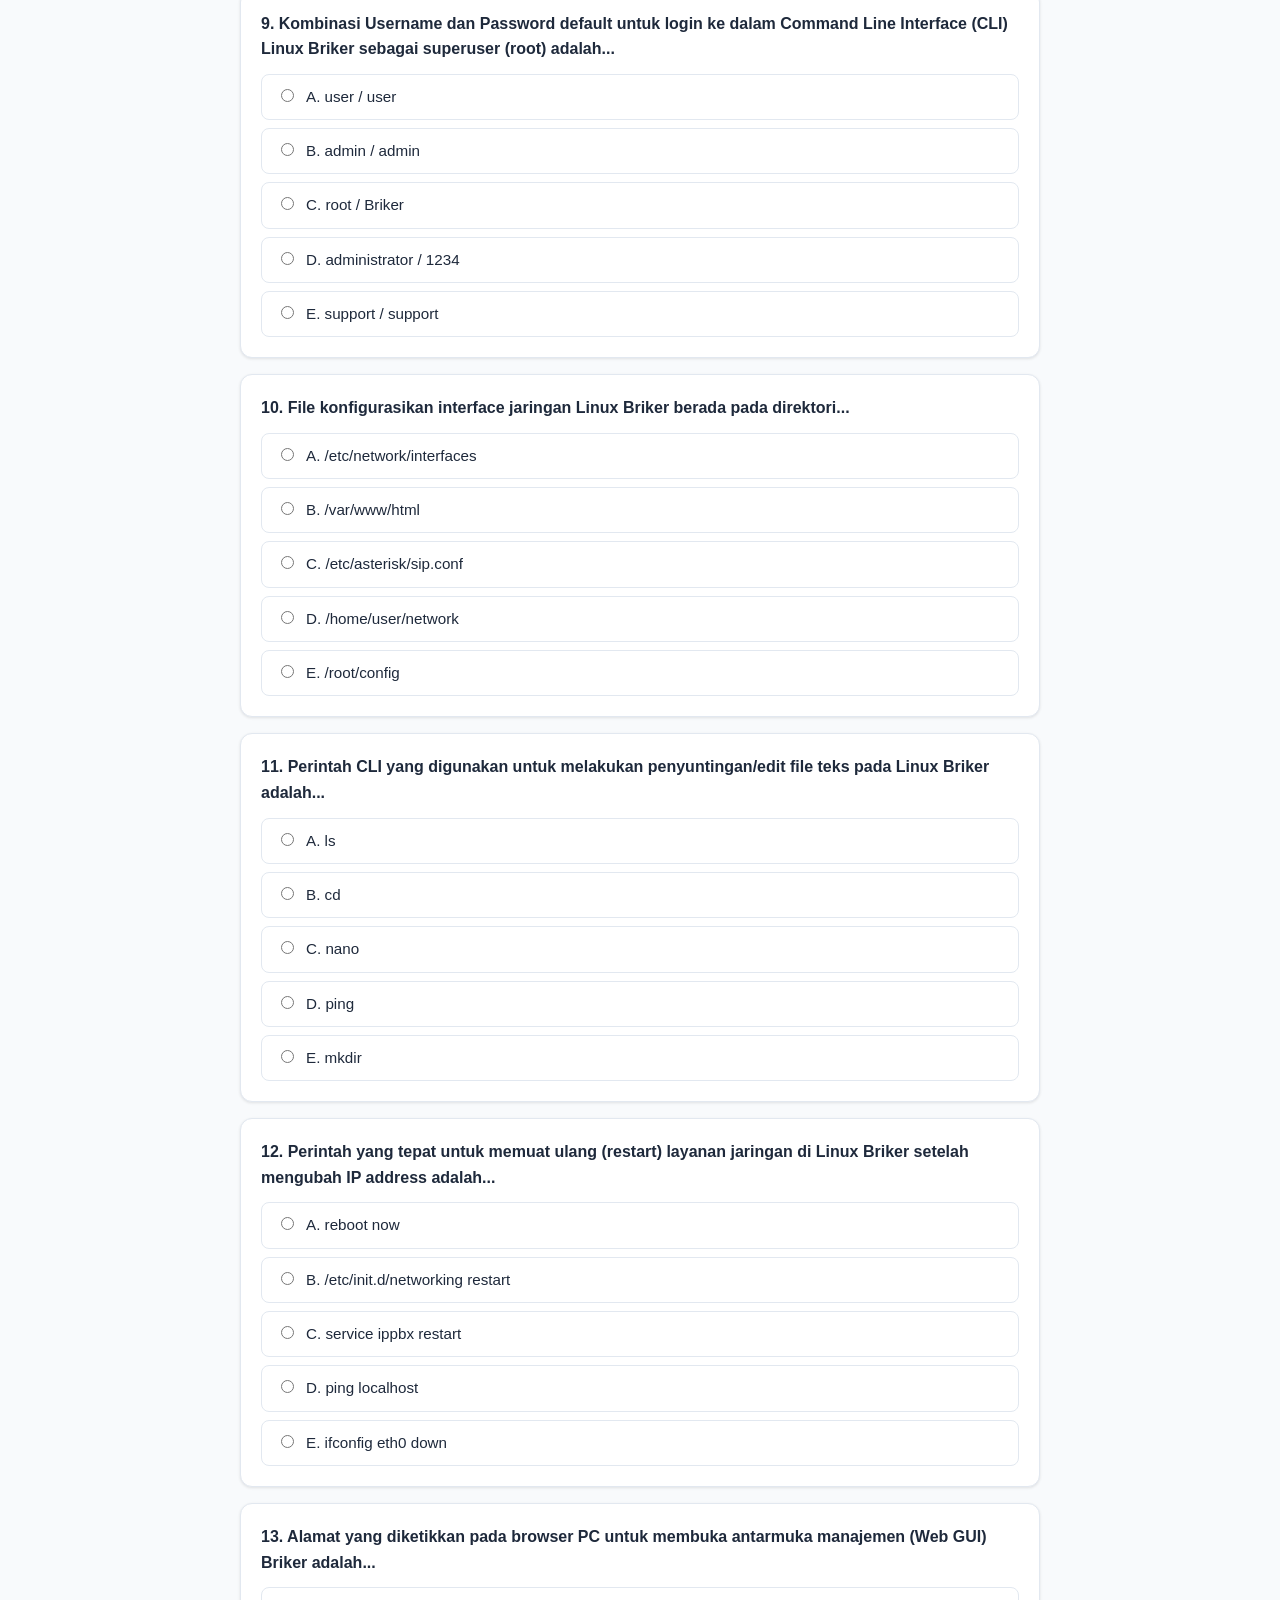
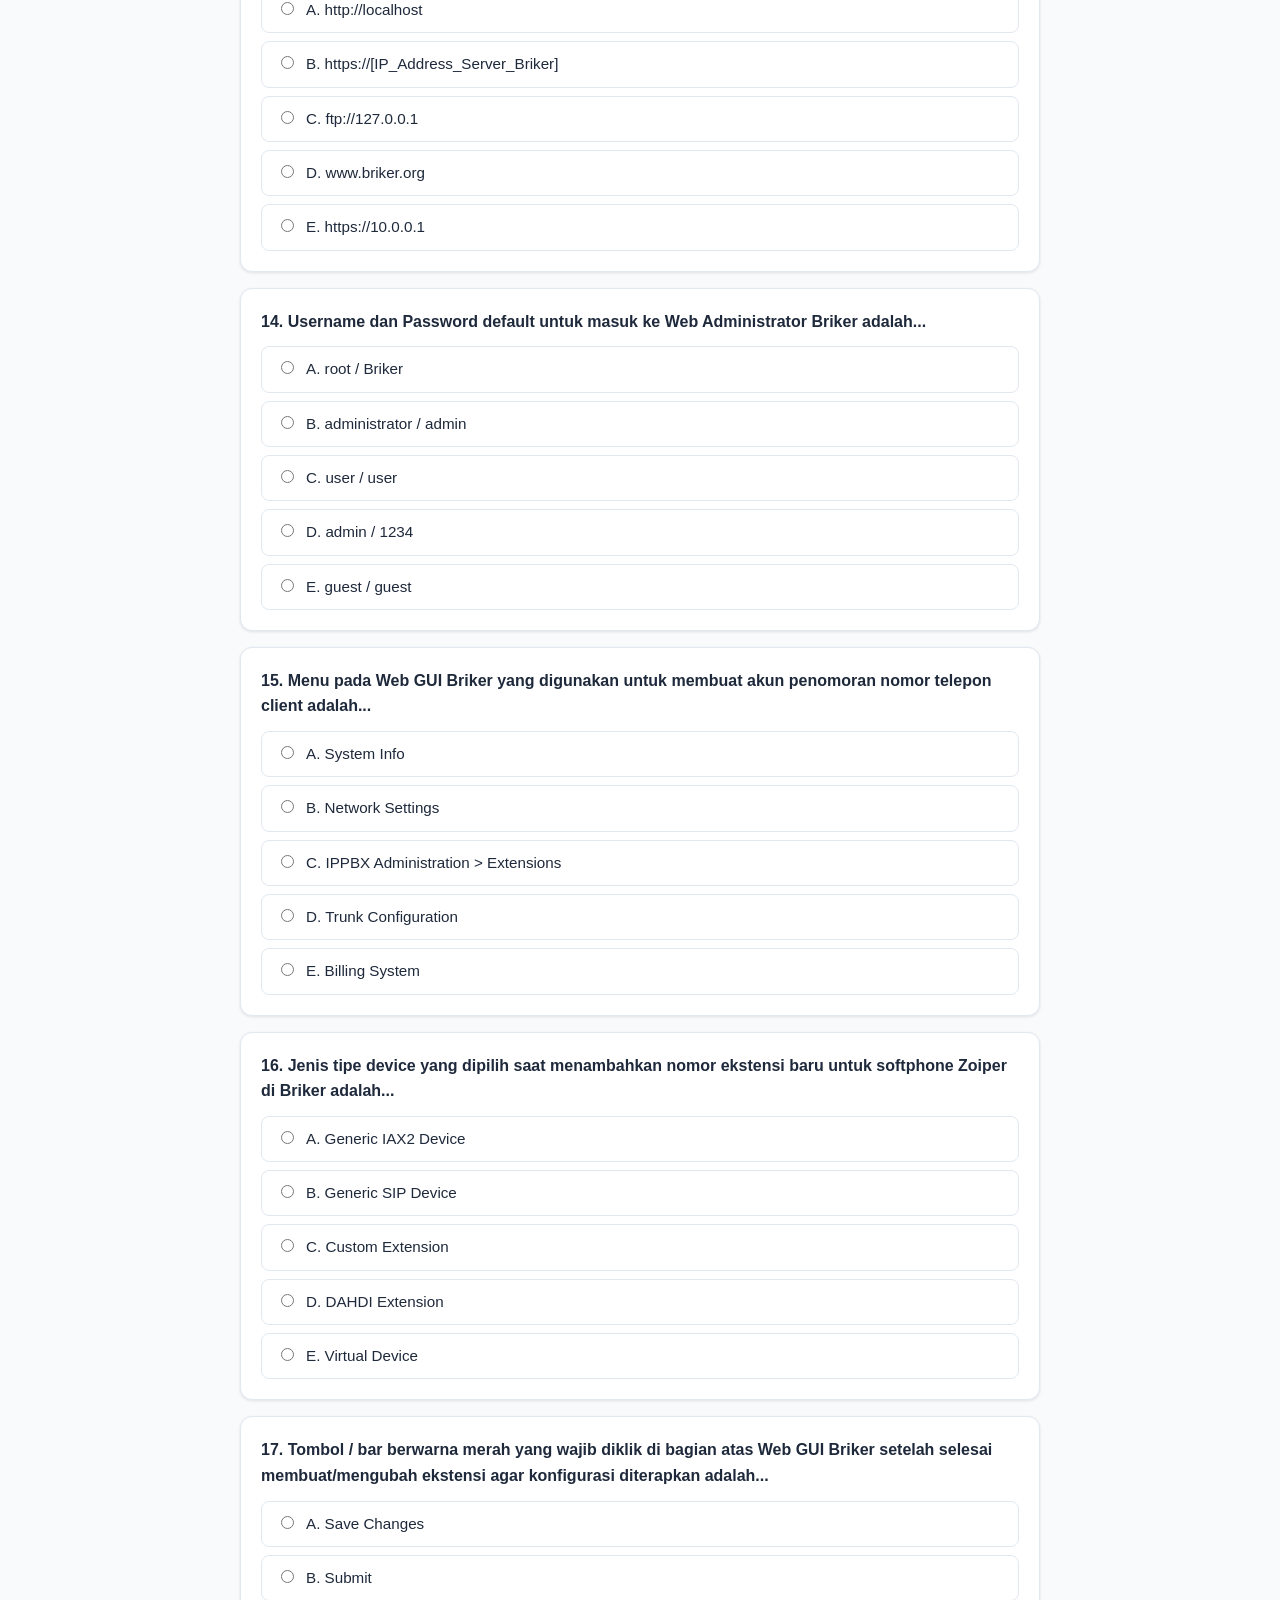
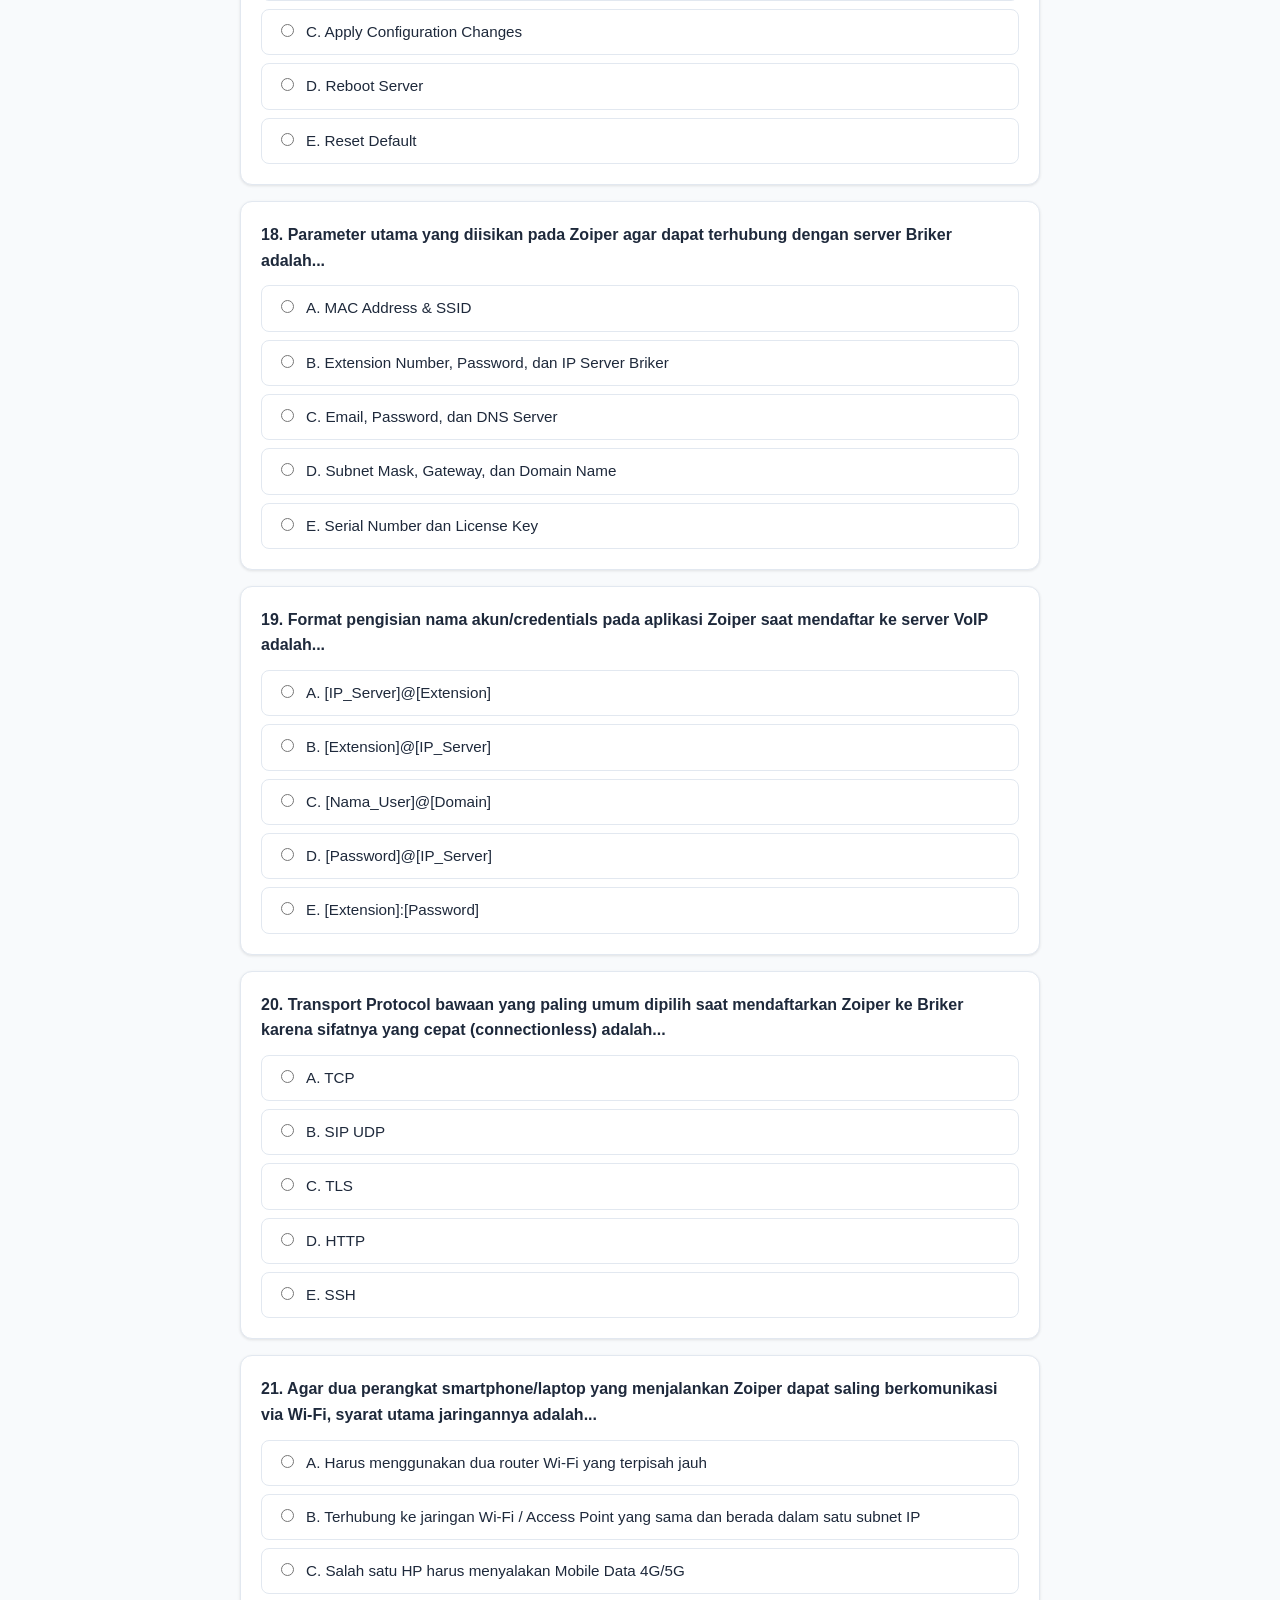
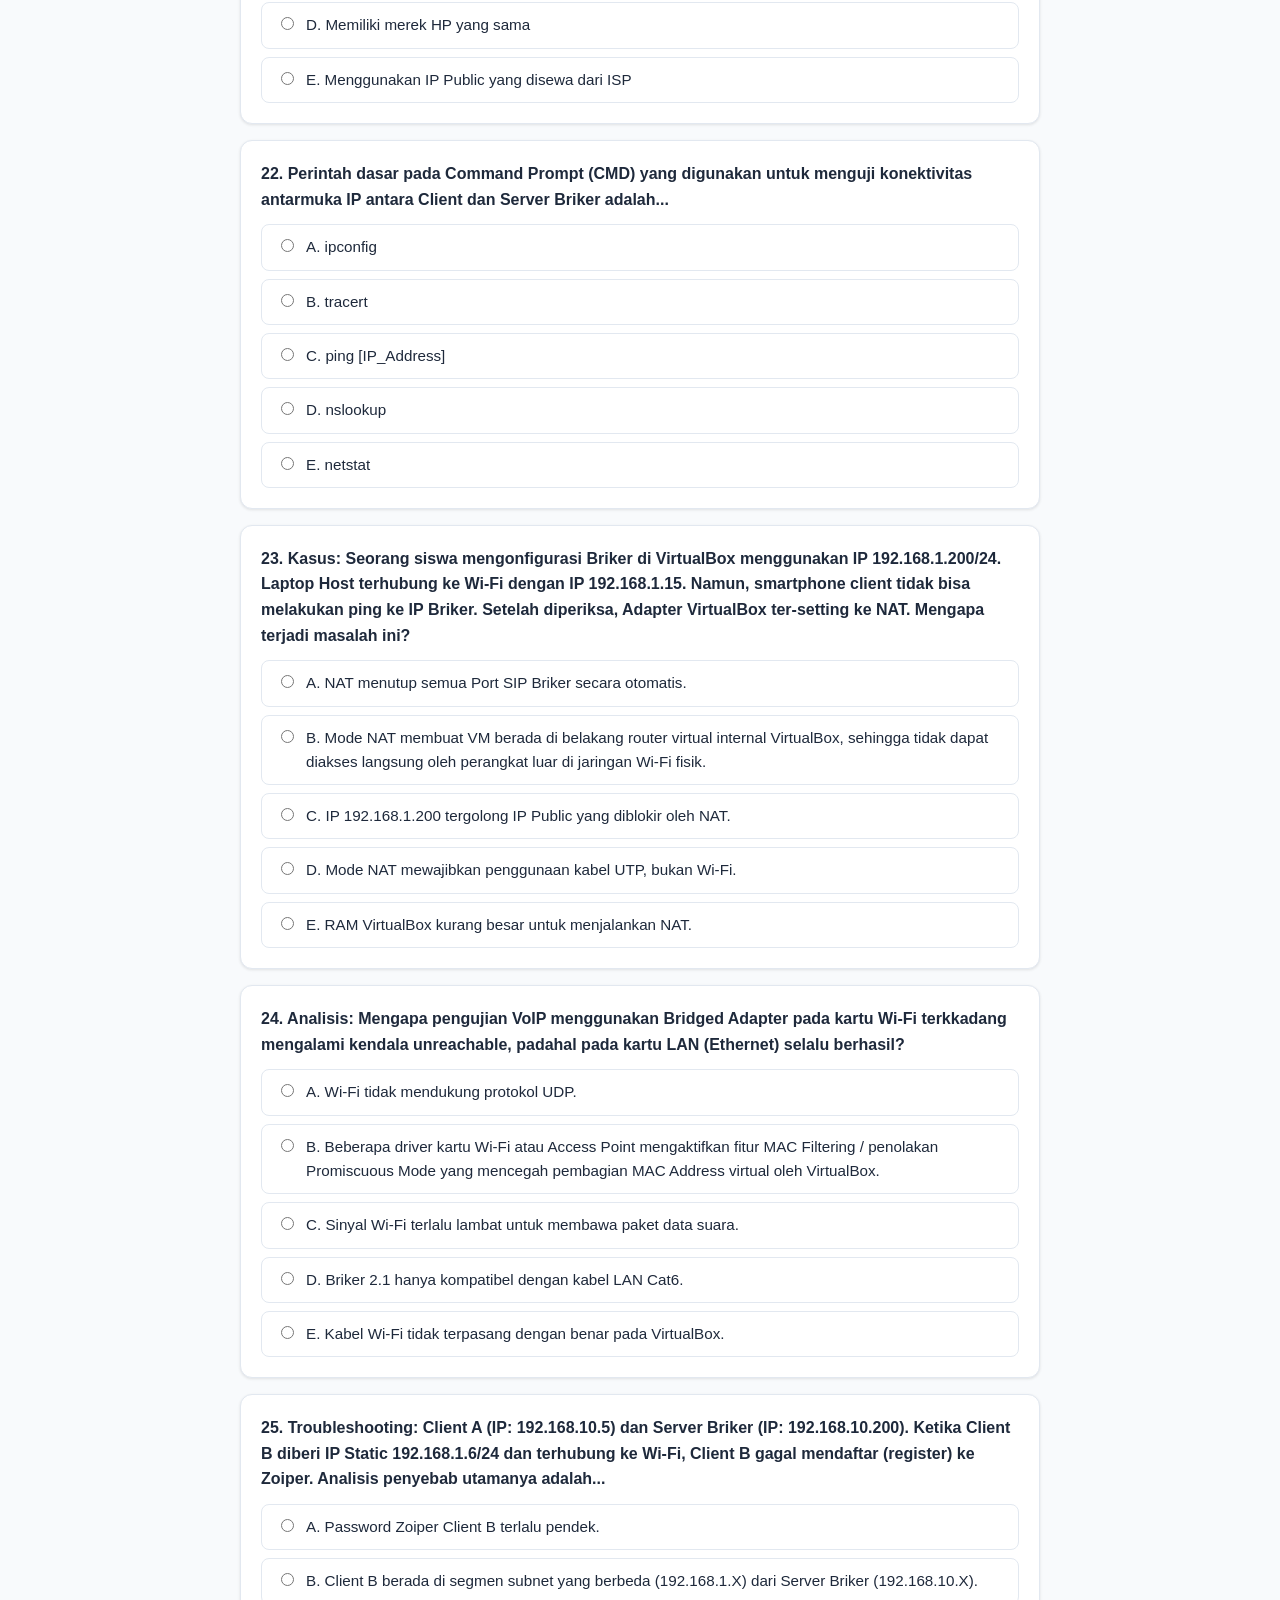
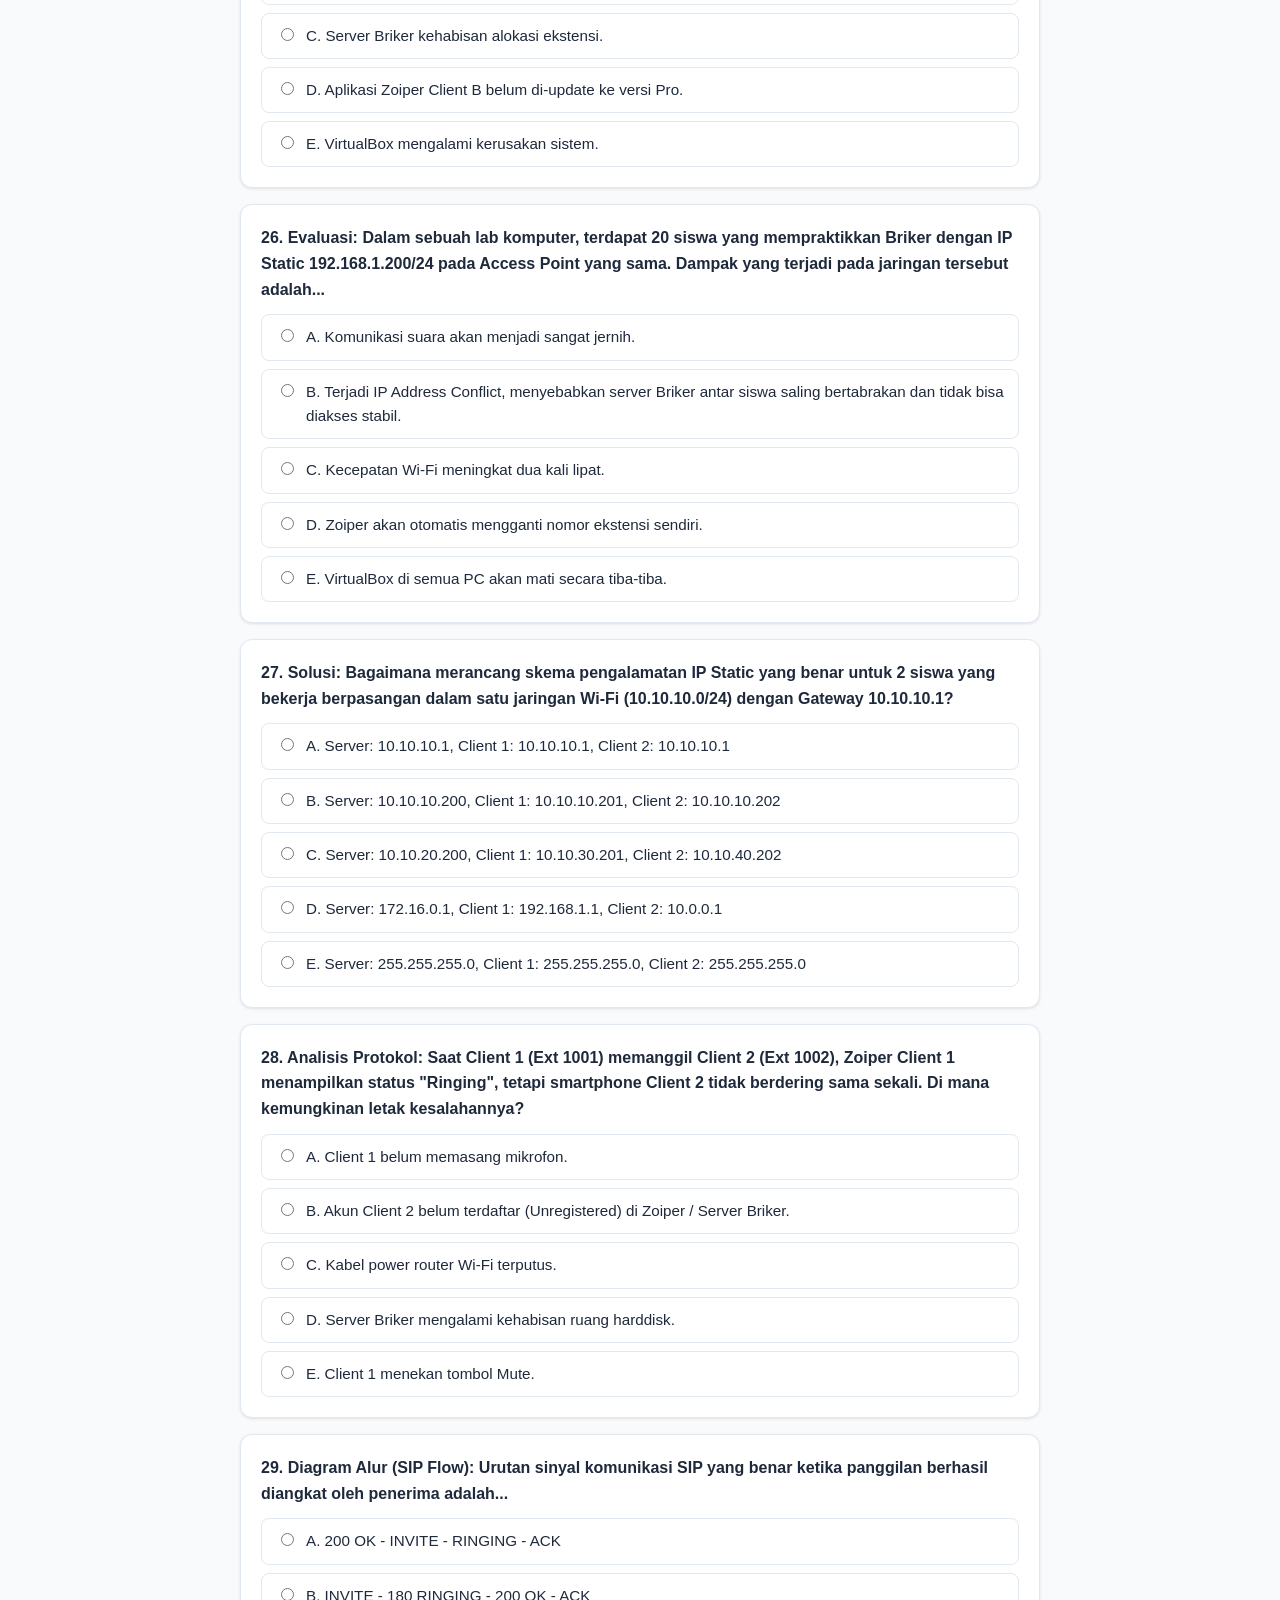
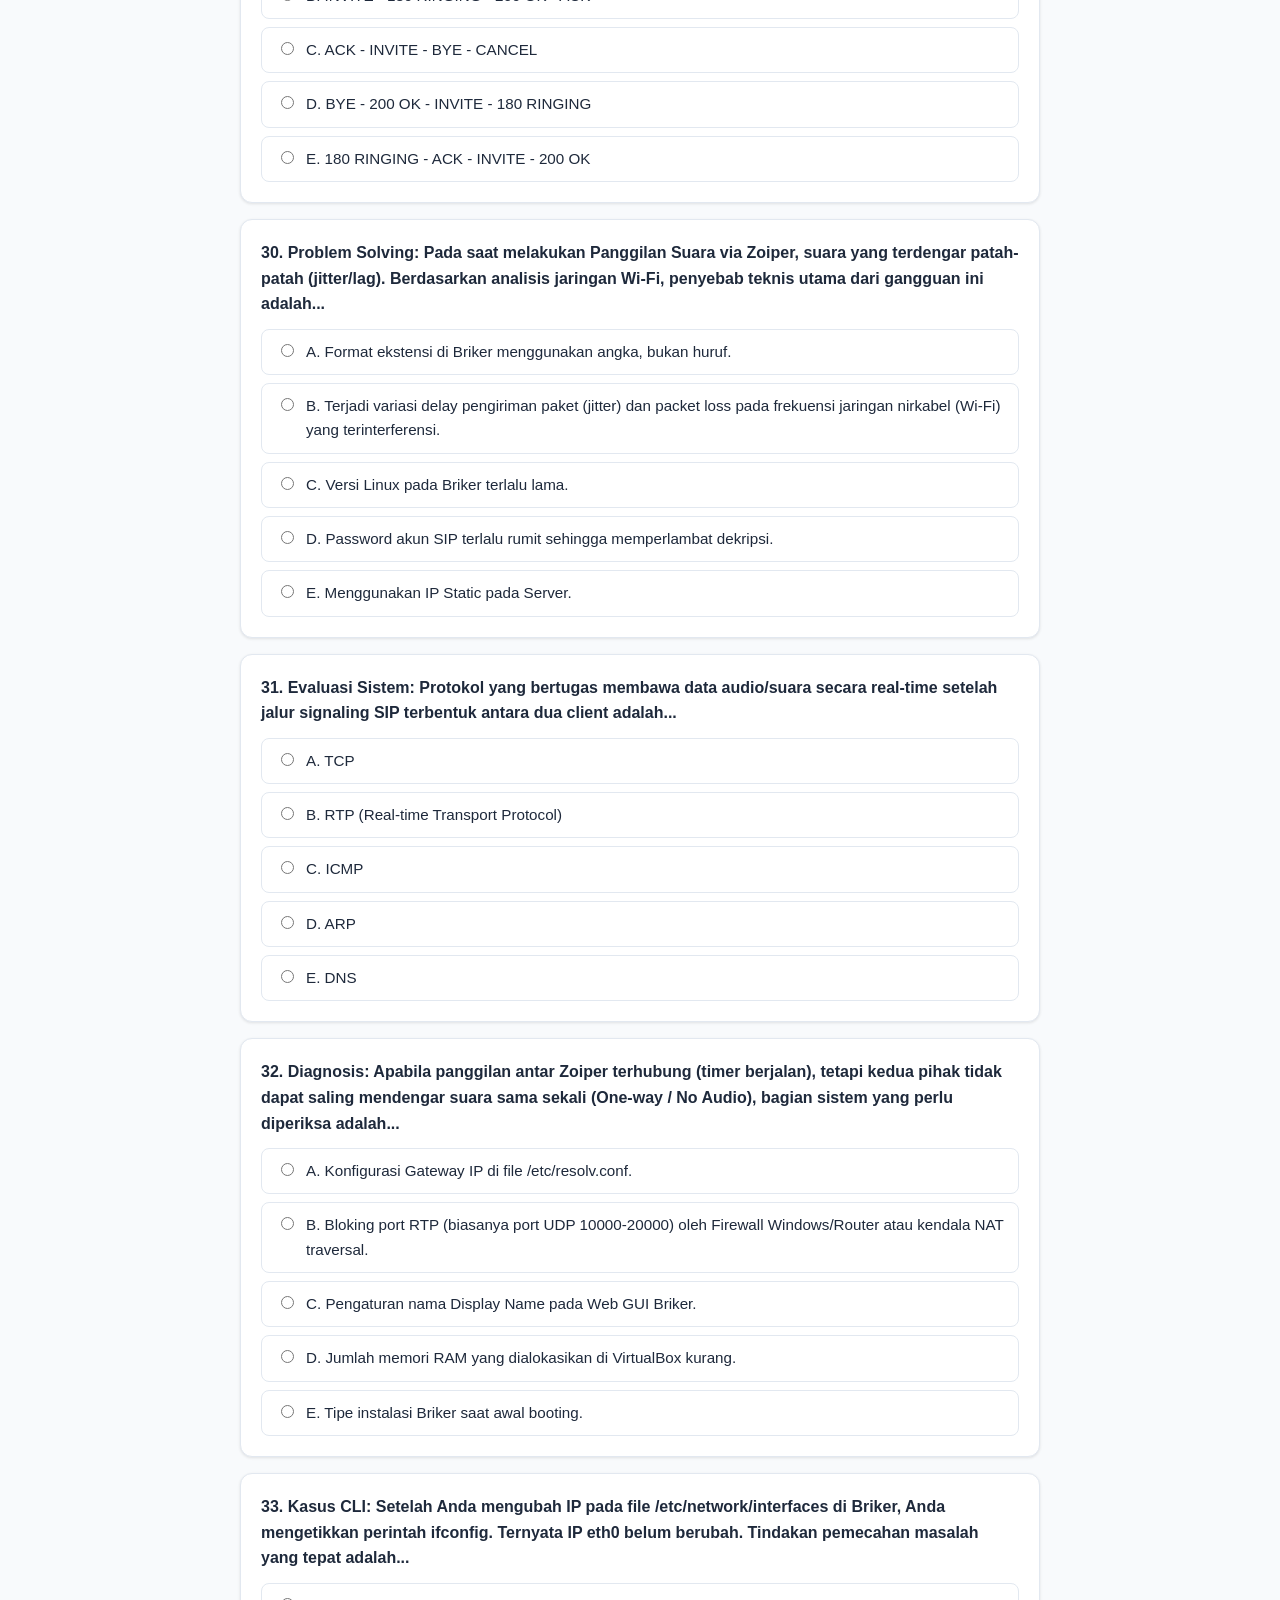
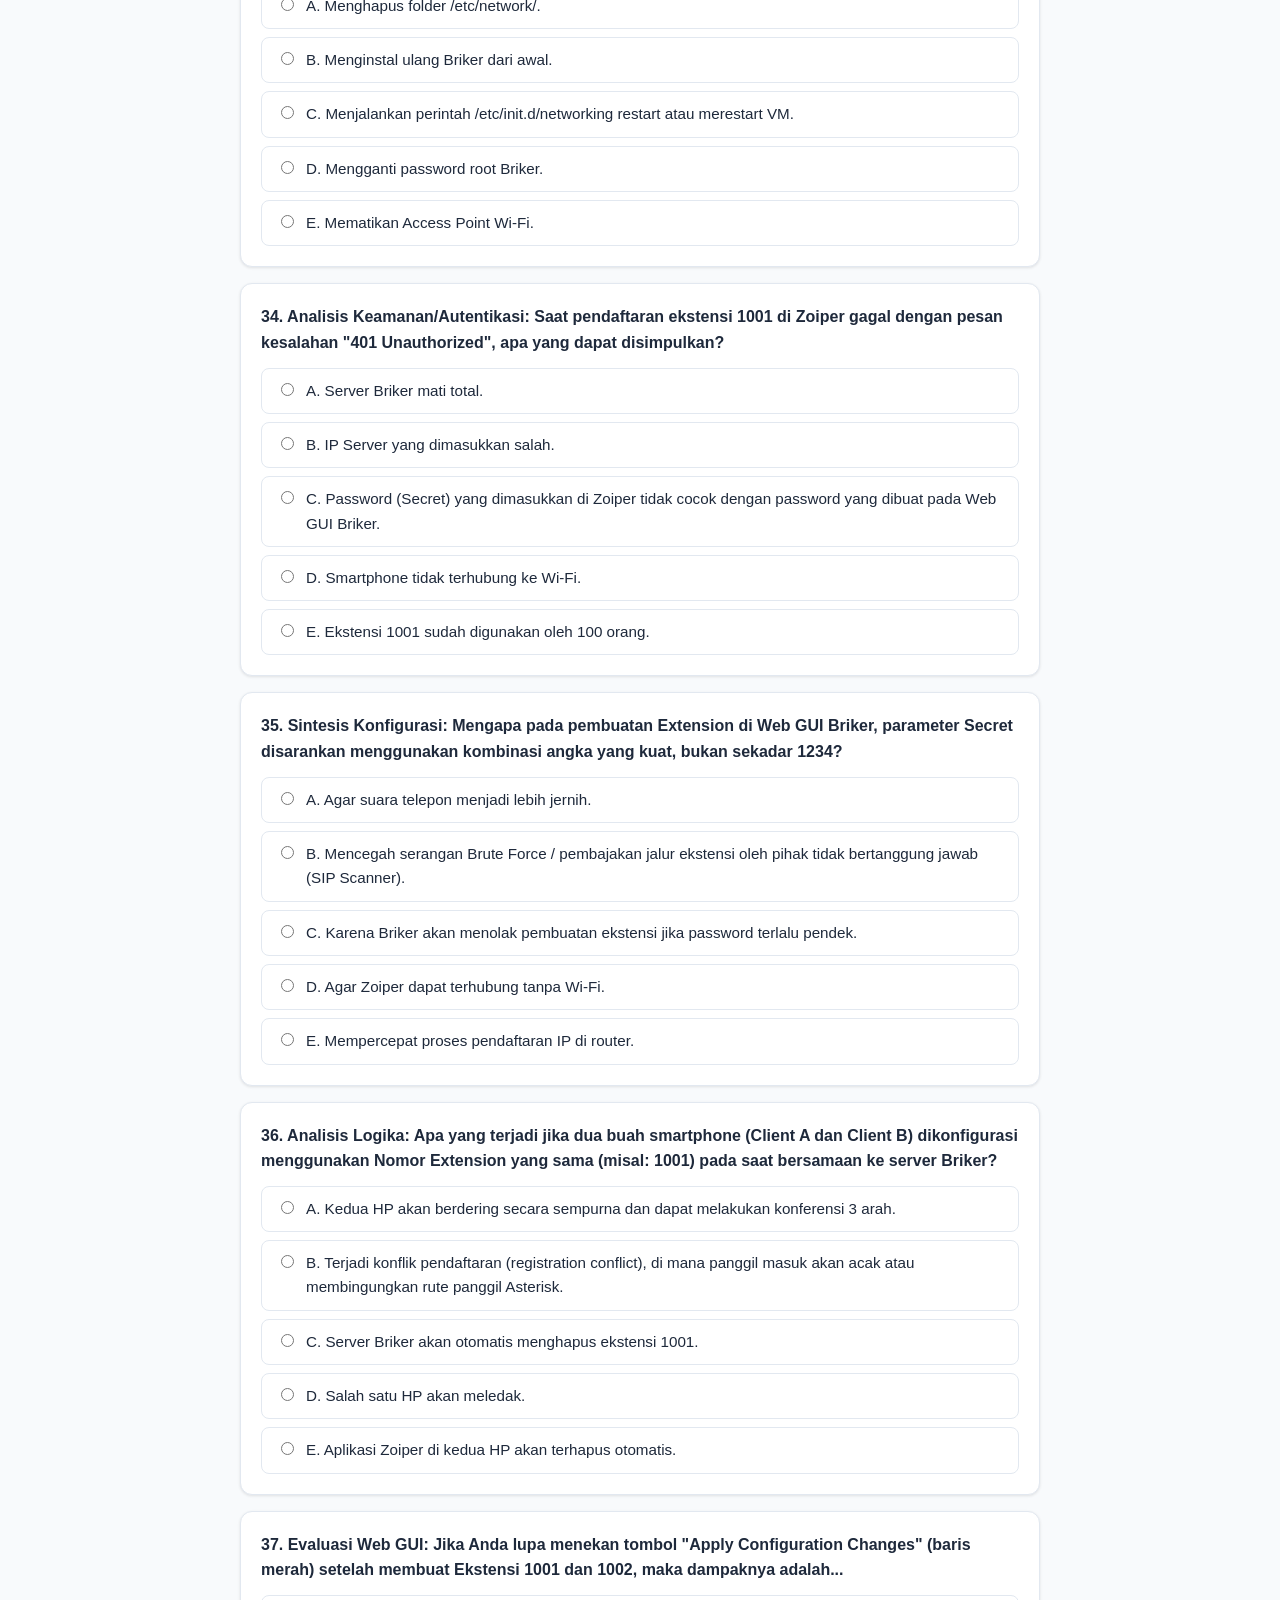
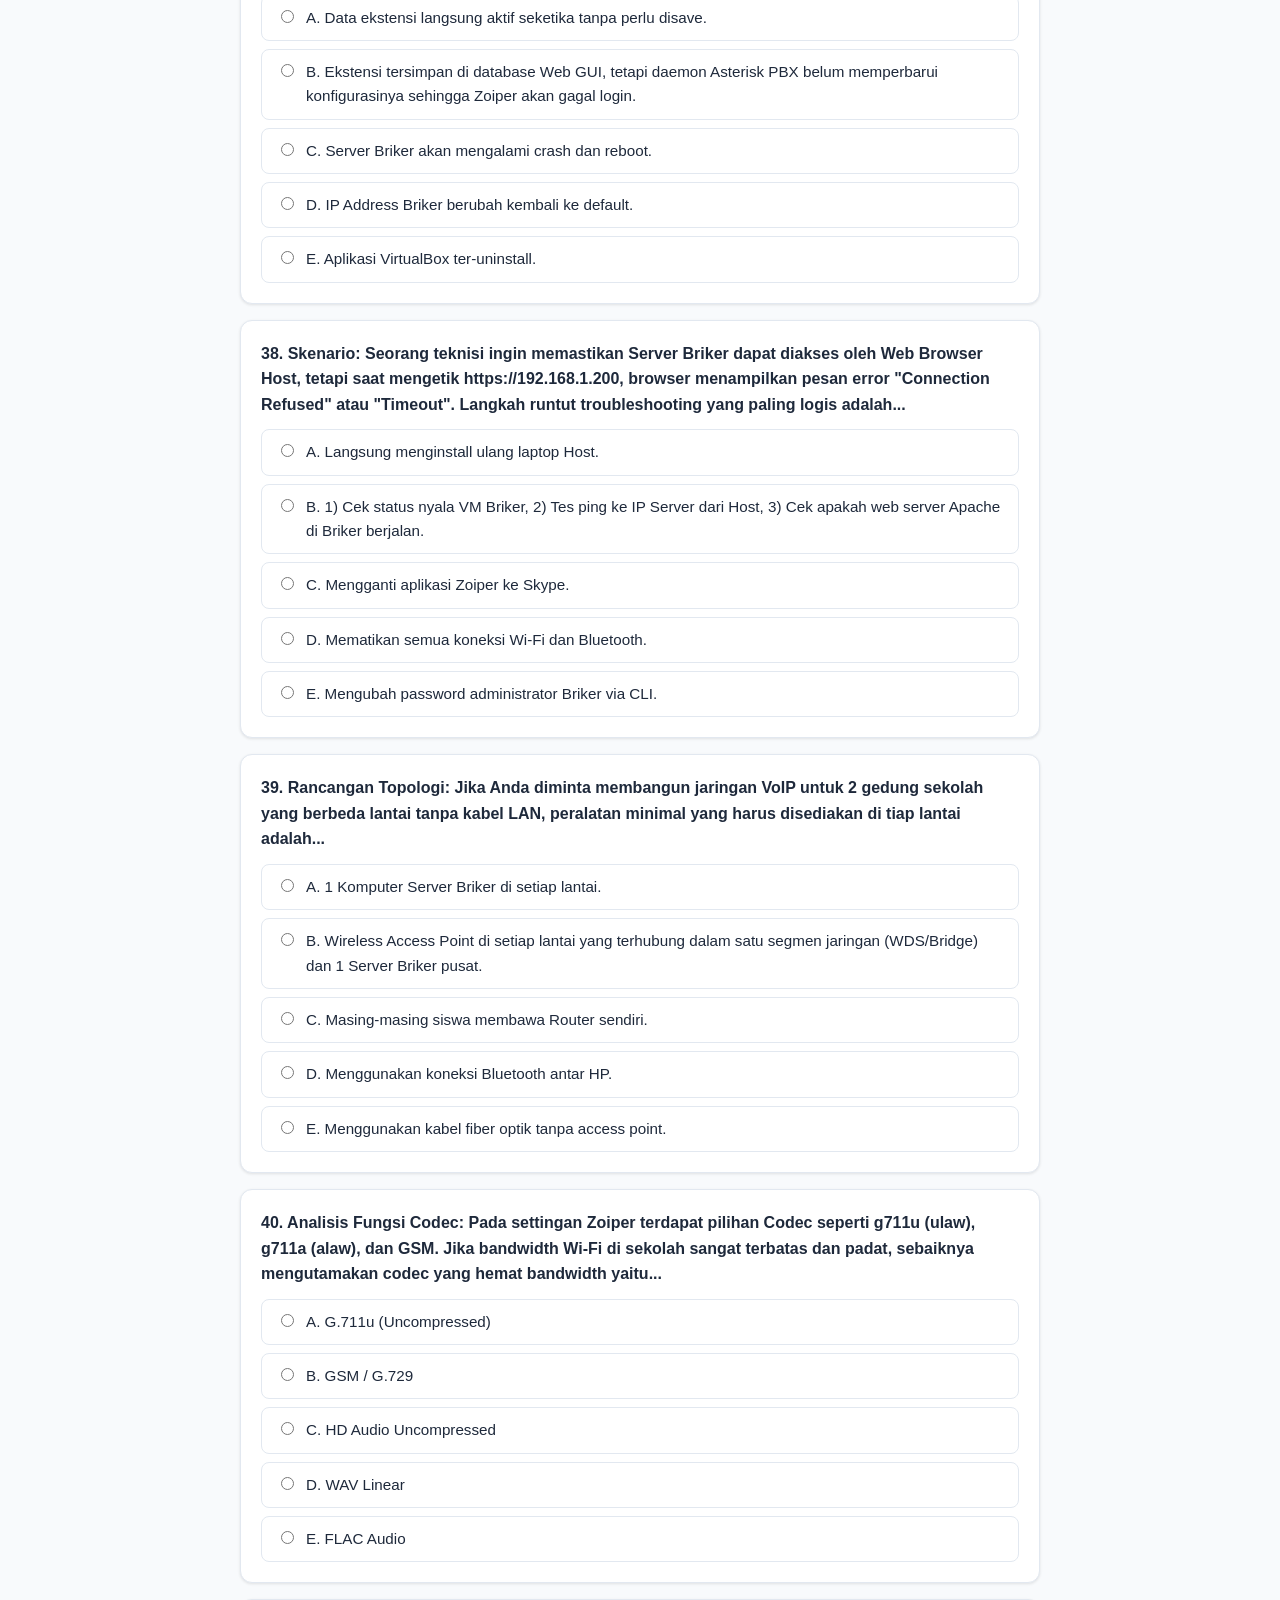
<file: tlj.html>
<!DOCTYPE html>
<html lang="id">
<head>
    <meta charset="UTF-8">
    <meta name="viewport" content="width=device-width, initial-scale=1.0">
    <title>Simulasi Ujian TWAN - VoIP & Briker</title>
    <style>
        :root {
            --primary: #2563eb;
            --primary-hover: #1d4ed8;
            --bg: #f8fafc;
            --card-bg: #ffffff;
            --text: #1e293b;
            --border: #e2e8f0;
            --correct: #22c55e;
            --correct-bg: #f0fdf4;
            --wrong: #ef4444;
            --wrong-bg: #fef2f2;
        }

        body {
            font-family: -apple-system, BlinkMacSystemFont, "Segoe UI", Roboto, Helvetica, Arial, sans-serif;
            background-color: var(--bg);
            color: var(--text);
            line-height: 1.6;
            margin: 0;
            padding: 20px;
        }

        .container {
            max-width: 800px;
            margin: 0 auto;
        }

        header {
            background-color: var(--card-bg);
            padding: 24px;
            border-radius: 12px;
            box-shadow: 0 1px 3px rgba(0,0,0,0.1);
            margin-bottom: 24px;
            text-align: center;
        }

        h1 {
            margin: 0 0 8px 0;
            color: var(--primary);
            font-size: 1.5rem;
        }

        p {
            margin: 0;
            color: #64748b;
            font-size: 0.95rem;
        }

        .result-card {
            display: none;
            background-color: var(--card-bg);
            padding: 20px;
            border-radius: 12px;
            box-shadow: 0 2px 4px rgba(0,0,0,0.1);
            margin-bottom: 24px;
            text-align: center;
            border: 2px solid var(--primary);
        }

        .result-card h2 {
            margin: 0 0 10px 0;
        }

        .score-text {
            font-size: 1.25rem;
            font-weight: bold;
            color: var(--primary);
        }

        .question-card {
            background-color: var(--card-bg);
            padding: 20px;
            border-radius: 12px;
            box-shadow: 0 1px 3px rgba(0,0,0,0.1);
            margin-bottom: 16px;
            border: 1px solid var(--border);
        }

        .question-text {
            font-weight: 600;
            margin-bottom: 12px;
            white-space: pre-line;
        }

        .options {
            display: flex;
            flex-direction: column;
            gap: 8px;
        }

        .option-label {
            display: flex;
            align-items: flex-start;
            padding: 10px 14px;
            border: 1px solid var(--border);
            border-radius: 8px;
            cursor: pointer;
            transition: all 0.2s ease;
            font-size: 0.95rem;
        }

        .option-label:hover {
            background-color: #f1f5f9;
        }

        .option-label input[type="radio"] {
            margin-right: 12px;
            margin-top: 4px;
        }

        /* Styling status Jawaban */
        .option-label.correct {
            background-color: var(--correct-bg) !important;
            border-color: var(--correct) !important;
            color: #15803d;
            font-weight: 600;
        }

        .option-label.wrong {
            background-color: var(--wrong-bg) !important;
            border-color: var(--wrong) !important;
            color: #b91c1c;
        }

        .action-buttons {
            display: flex;
            gap: 12px;
            justify-content: center;
            margin-top: 24px;
            margin-bottom: 40px;
        }

        button {
            padding: 12px 24px;
            font-size: 1rem;
            font-weight: 600;
            border: none;
            border-radius: 8px;
            cursor: pointer;
            transition: background-color 0.2s ease;
        }

        .btn-submit {
            background-color: var(--primary);
            color: white;
        }

        .btn-submit:hover {
            background-color: var(--primary-hover);
        }

        .btn-reset {
            background-color: #64748b;
            color: white;
        }

        .btn-reset:hover {
            background-color: #475569;
        }
    </style>
</head>
<body>

<div class="container">
    <header>
        <h1>Bank Soal TWAN - VoIP & Briker</h1>
        <p>Pilih jawaban yang paling tepat pada setiap soal, lalu klik "Selesai & Cek Hasil" di bagian bawah.</p>
    </header>

    <div id="resultCard" class="result-card">
        <h2>Hasil Ujian</h2>
        <p id="scoreText" class="score-text"></p>
        <p id="detailText" style="margin-top: 8px;"></p>
    </div>

    <form id="quizForm">
        <div id="questionsContainer"></div>

        <div class="action-buttons">
            <button type="button" class="btn-submit" onclick="submitQuiz()">Selesai & Cek Hasil</button>
            <button type="button" class="btn-reset" onclick="resetQuiz()">Kerjakan Ulang</button>
        </div>
    </form>
</div>

<script>
const quizData = [
    {
        q: "1. Apa kepanjangan dari VoIP?",
        options: ["A. Voice over Internet Protocol", "B. Visual over Internet Protocol", "C. Voice on Internal Protocol", "D. Verification over Internet Protocol", "E. Voice over International Protocol"],
        answer: 0
    },
    {
        q: "2. Protokol signaling utama pada VoIP yang berfungsi untuk membangun, memodifikasi, dan mengakhiri sesi komunikasi multimedia adalah...",
        options: ["A. HTTP", "B. FTP", "C. SIP", "D. SMTP", "E. DHCP"],
        answer: 2
    },
    {
        q: "3. Komponen dalam jaringan VoIP yang berfungsi sebagai pusat pengendali panggil / sentral telepon digital adalah...",
        options: ["A. Modem", "B. Access Point", "C. IP-PBX / Server VoIP", "D. Network Interface Card", "E. Switch Unmanaged"],
        answer: 2
    },
    {
        q: "4. Aplikasi softphone yang digunakan sebagai client pengirim dan penerima suara pada praktikum ini adalah...",
        options: ["A. Wireshark", "B. Zoiper", "C. Putty", "D. Cisco Packet Tracer", "E. WinSCP"],
        answer: 1
    },
    {
        q: "5. Sinyal audio analog diubah menjadi data digital dalam jaringan VoIP melalui proses...",
        options: ["A. Modulasi AM", "B. Encoding/Digitasi", "C. Decryption", "D. Routing Static", "E. Switching Layer 2"],
        answer: 1
    },
    {
        q: "6. Mode jaringan pada VirtualBox yang menghubungkan Virtual Machine secara langsung ke kartu jaringan physical Host sehingga seolah-olah VM menjadi perangkat fisik terpisah dalam jaringan adalah...",
        options: ["A. NAT (Network Address Translation)", "B. Host-Only Adapter", "C. Bridged Adapter", "D. Internal Network", "E. Not Attached"],
        answer: 2
    },
    {
        q: "7. Berapa alokasi RAM minimal yang direkomendasikan saat membuat Virtual Machine untuk Briker 2.1 pada praktikum ini?",
        options: ["A. 128 MB", "B. 256 MB", "C. 512 MB", "D. 1024 MB (1 GB)", "E. 8192 MB (8 GB)"],
        answer: 2
    },
    {
        q: "8. Menu di VirtualBox yang digunakan untuk mengatur kartu jaringan virtual adalah...",
        options: ["A. Settings > Storage", "B. Settings > Network", "C. Settings > Display", "D. Settings > System", "E. Settings > Audio"],
        answer: 1
    },
    {
        q: "9. Kombinasi Username dan Password default untuk login ke dalam Command Line Interface (CLI) Linux Briker sebagai superuser (root) adalah...",
        options: ["A. user / user", "B. admin / admin", "C. root / Briker", "D. administrator / 1234", "E. support / support"],
        answer: 2
    },
    {
        q: "10. File konfigurasikan interface jaringan Linux Briker berada pada direktori...",
        options: ["A. /etc/network/interfaces", "B. /var/www/html", "C. /etc/asterisk/sip.conf", "D. /home/user/network", "E. /root/config"],
        answer: 0
    },
    {
        q: "11. Perintah CLI yang digunakan untuk melakukan penyuntingan/edit file teks pada Linux Briker adalah...",
        options: ["A. ls", "B. cd", "C. nano", "D. ping", "E. mkdir"],
        answer: 2
    },
    {
        q: "12. Perintah yang tepat untuk memuat ulang (restart) layanan jaringan di Linux Briker setelah mengubah IP address adalah...",
        options: ["A. reboot now", "B. /etc/init.d/networking restart", "C. service ippbx restart", "D. ping localhost", "E. ifconfig eth0 down"],
        answer: 1
    },
    {
        q: "13. Alamat yang diketikkan pada browser PC untuk membuka antarmuka manajemen (Web GUI) Briker adalah...",
        options: ["A. http://localhost", "B. https://[IP_Address_Server_Briker]", "C. ftp://127.0.0.1", "D. www.briker.org", "E. https://10.0.0.1"],
        answer: 1
    },
    {
        q: "14. Username dan Password default untuk masuk ke Web Administrator Briker adalah...",
        options: ["A. root / Briker", "B. administrator / admin", "C. user / user", "D. admin / 1234", "E. guest / guest"],
        answer: 3
    },
    {
        q: "15. Menu pada Web GUI Briker yang digunakan untuk membuat akun penomoran nomor telepon client adalah...",
        options: ["A. System Info", "B. Network Settings", "C. IPPBX Administration > Extensions", "D. Trunk Configuration", "E. Billing System"],
        answer: 2
    },
    {
        q: "16. Jenis tipe device yang dipilih saat menambahkan nomor ekstensi baru untuk softphone Zoiper di Briker adalah...",
        options: ["A. Generic IAX2 Device", "B. Generic SIP Device", "C. Custom Extension", "D. DAHDI Extension", "E. Virtual Device"],
        answer: 1
    },
    {
        q: "17. Tombol / bar berwarna merah yang wajib diklik di bagian atas Web GUI Briker setelah selesai membuat/mengubah ekstensi agar konfigurasi diterapkan adalah...",
        options: ["A. Save Changes", "B. Submit", "C. Apply Configuration Changes", "D. Reboot Server", "E. Reset Default"],
        answer: 2
    },
    {
        q: "18. Parameter utama yang diisikan pada Zoiper agar dapat terhubung dengan server Briker adalah...",
        options: ["A. MAC Address & SSID", "B. Extension Number, Password, dan IP Server Briker", "C. Email, Password, dan DNS Server", "D. Subnet Mask, Gateway, dan Domain Name", "E. Serial Number dan License Key"],
        answer: 1
    },
    {
        q: "19. Format pengisian nama akun/credentials pada aplikasi Zoiper saat mendaftar ke server VoIP adalah...",
        options: ["A. [IP_Server]@[Extension]", "B. [Extension]@[IP_Server]", "C. [Nama_User]@[Domain]", "D. [Password]@[IP_Server]", "E. [Extension]:[Password]"],
        answer: 1
    },
    {
        q: "20. Transport Protocol bawaan yang paling umum dipilih saat mendaftarkan Zoiper ke Briker karena sifatnya yang cepat (connectionless) adalah...",
        options: ["A. TCP", "B. SIP UDP", "C. TLS", "D. HTTP", "E. SSH"],
        answer: 1
    },
    {
        q: "21. Agar dua perangkat smartphone/laptop yang menjalankan Zoiper dapat saling berkomunikasi via Wi-Fi, syarat utama jaringannya adalah...",
        options: ["A. Harus menggunakan dua router Wi-Fi yang terpisah jauh", "B. Terhubung ke jaringan Wi-Fi / Access Point yang sama dan berada dalam satu subnet IP", "C. Salah satu HP harus menyalakan Mobile Data 4G/5G", "D. Memiliki merek HP yang sama", "E. Menggunakan IP Public yang disewa dari ISP"],
        answer: 1
    },
    {
        q: "22. Perintah dasar pada Command Prompt (CMD) yang digunakan untuk menguji konektivitas antarmuka IP antara Client dan Server Briker adalah...",
        options: ["A. ipconfig", "B. tracert", "C. ping [IP_Address]", "D. nslookup", "E. netstat"],
        answer: 2
    },
    {
        q: "23. Kasus: Seorang siswa mengonfigurasi Briker di VirtualBox menggunakan IP 192.168.1.200/24. Laptop Host terhubung ke Wi-Fi dengan IP 192.168.1.15. Namun, smartphone client tidak bisa melakukan ping ke IP Briker. Setelah diperiksa, Adapter VirtualBox ter-setting ke NAT. Mengapa terjadi masalah ini?",
        options: ["A. NAT menutup semua Port SIP Briker secara otomatis.", "B. Mode NAT membuat VM berada di belakang router virtual internal VirtualBox, sehingga tidak dapat diakses langsung oleh perangkat luar di jaringan Wi-Fi fisik.", "C. IP 192.168.1.200 tergolong IP Public yang diblokir oleh NAT.", "D. Mode NAT mewajibkan penggunaan kabel UTP, bukan Wi-Fi.", "E. RAM VirtualBox kurang besar untuk menjalankan NAT."],
        answer: 1
    },
    {
        q: "24. Analisis: Mengapa pengujian VoIP menggunakan Bridged Adapter pada kartu Wi-Fi terkkadang mengalami kendala unreachable, padahal pada kartu LAN (Ethernet) selalu berhasil?",
        options: ["A. Wi-Fi tidak mendukung protokol UDP.", "B. Beberapa driver kartu Wi-Fi atau Access Point mengaktifkan fitur MAC Filtering / penolakan Promiscuous Mode yang mencegah pembagian MAC Address virtual oleh VirtualBox.", "C. Sinyal Wi-Fi terlalu lambat untuk membawa paket data suara.", "D. Briker 2.1 hanya kompatibel dengan kabel LAN Cat6.", "E. Kabel Wi-Fi tidak terpasang dengan benar pada VirtualBox."],
        answer: 1
    },
    {
        q: "25. Troubleshooting: Client A (IP: 192.168.10.5) dan Server Briker (IP: 192.168.10.200). Ketika Client B diberi IP Static 192.168.1.6/24 dan terhubung ke Wi-Fi, Client B gagal mendaftar (register) ke Zoiper. Analisis penyebab utamanya adalah...",
        options: ["A. Password Zoiper Client B terlalu pendek.", "B. Client B berada di segmen subnet yang berbeda (192.168.1.X) dari Server Briker (192.168.10.X).", "C. Server Briker kehabisan alokasi ekstensi.", "D. Aplikasi Zoiper Client B belum di-update ke versi Pro.", "E. VirtualBox mengalami kerusakan sistem."],
        answer: 1
    },
    {
        q: "26. Evaluasi: Dalam sebuah lab komputer, terdapat 20 siswa yang mempraktikkan Briker dengan IP Static 192.168.1.200/24 pada Access Point yang sama. Dampak yang terjadi pada jaringan tersebut adalah...",
        options: ["A. Komunikasi suara akan menjadi sangat jernih.", "B. Terjadi IP Address Conflict, menyebabkan server Briker antar siswa saling bertabrakan dan tidak bisa diakses stabil.", "C. Kecepatan Wi-Fi meningkat dua kali lipat.", "D. Zoiper akan otomatis mengganti nomor ekstensi sendiri.", "E. VirtualBox di semua PC akan mati secara tiba-tiba."],
        answer: 1
    },
    {
        q: "27. Solusi: Bagaimana merancang skema pengalamatan IP Static yang benar untuk 2 siswa yang bekerja berpasangan dalam satu jaringan Wi-Fi (10.10.10.0/24) dengan Gateway 10.10.10.1?",
        options: ["A. Server: 10.10.10.1, Client 1: 10.10.10.1, Client 2: 10.10.10.1", "B. Server: 10.10.10.200, Client 1: 10.10.10.201, Client 2: 10.10.10.202", "C. Server: 10.10.20.200, Client 1: 10.10.30.201, Client 2: 10.10.40.202", "D. Server: 172.16.0.1, Client 1: 192.168.1.1, Client 2: 10.0.0.1", "E. Server: 255.255.255.0, Client 1: 255.255.255.0, Client 2: 255.255.255.0"],
        answer: 1
    },
    {
        q: "28. Analisis Protokol: Saat Client 1 (Ext 1001) memanggil Client 2 (Ext 1002), Zoiper Client 1 menampilkan status \"Ringing\", tetapi smartphone Client 2 tidak berdering sama sekali. Di mana kemungkinan letak kesalahannya?",
        options: ["A. Client 1 belum memasang mikrofon.", "B. Akun Client 2 belum terdaftar (Unregistered) di Zoiper / Server Briker.", "C. Kabel power router Wi-Fi terputus.", "D. Server Briker mengalami kehabisan ruang harddisk.", "E. Client 1 menekan tombol Mute."],
        answer: 1
    },
    {
        q: "29. Diagram Alur (SIP Flow): Urutan sinyal komunikasi SIP yang benar ketika panggilan berhasil diangkat oleh penerima adalah...",
        options: ["A. 200 OK - INVITE - RINGING - ACK", "B. INVITE - 180 RINGING - 200 OK - ACK", "C. ACK - INVITE - BYE - CANCEL", "D. BYE - 200 OK - INVITE - 180 RINGING", "E. 180 RINGING - ACK - INVITE - 200 OK"],
        answer: 1
    },
    {
        q: "30. Problem Solving: Pada saat melakukan Panggilan Suara via Zoiper, suara yang terdengar patah-patah (jitter/lag). Berdasarkan analisis jaringan Wi-Fi, penyebab teknis utama dari gangguan ini adalah...",
        options: ["A. Format ekstensi di Briker menggunakan angka, bukan huruf.", "B. Terjadi variasi delay pengiriman paket (jitter) dan packet loss pada frekuensi jaringan nirkabel (Wi-Fi) yang terinterferensi.", "C. Versi Linux pada Briker terlalu lama.", "D. Password akun SIP terlalu rumit sehingga memperlambat dekripsi.", "E. Menggunakan IP Static pada Server."],
        answer: 1
    },
    {
        q: "31. Evaluasi Sistem: Protokol yang bertugas membawa data audio/suara secara real-time setelah jalur signaling SIP terbentuk antara dua client adalah...",
        options: ["A. TCP", "B. RTP (Real-time Transport Protocol)", "C. ICMP", "D. ARP", "E. DNS"],
        answer: 1
    },
    {
        q: "32. Diagnosis: Apabila panggilan antar Zoiper terhubung (timer berjalan), tetapi kedua pihak tidak dapat saling mendengar suara sama sekali (One-way / No Audio), bagian sistem yang perlu diperiksa adalah...",
        options: ["A. Konfigurasi Gateway IP di file /etc/resolv.conf.", "B. Bloking port RTP (biasanya port UDP 10000-20000) oleh Firewall Windows/Router atau kendala NAT traversal.", "C. Pengaturan nama Display Name pada Web GUI Briker.", "D. Jumlah memori RAM yang dialokasikan di VirtualBox kurang.", "E. Tipe instalasi Briker saat awal booting."],
        answer: 1
    },
    {
        q: "33. Kasus CLI: Setelah Anda mengubah IP pada file /etc/network/interfaces di Briker, Anda mengetikkan perintah ifconfig. Ternyata IP eth0 belum berubah. Tindakan pemecahan masalah yang tepat adalah...",
        options: ["A. Menghapus folder /etc/network/.", "B. Menginstal ulang Briker dari awal.", "C. Menjalankan perintah /etc/init.d/networking restart atau merestart VM.", "D. Mengganti password root Briker.", "E. Mematikan Access Point Wi-Fi."],
        answer: 2
    },
    {
        q: "34. Analisis Keamanan/Autentikasi: Saat pendaftaran ekstensi 1001 di Zoiper gagal dengan pesan kesalahan \"401 Unauthorized\", apa yang dapat disimpulkan?",
        options: ["A. Server Briker mati total.", "B. IP Server yang dimasukkan salah.", "C. Password (Secret) yang dimasukkan di Zoiper tidak cocok dengan password yang dibuat pada Web GUI Briker.", "D. Smartphone tidak terhubung ke Wi-Fi.", "E. Ekstensi 1001 sudah digunakan oleh 100 orang."],
        answer: 2
    },
    {
        q: "35. Sintesis Konfigurasi: Mengapa pada pembuatan Extension di Web GUI Briker, parameter Secret disarankan menggunakan kombinasi angka yang kuat, bukan sekadar 1234?",
        options: ["A. Agar suara telepon menjadi lebih jernih.", "B. Mencegah serangan Brute Force / pembajakan jalur ekstensi oleh pihak tidak bertanggung jawab (SIP Scanner).", "C. Karena Briker akan menolak pembuatan ekstensi jika password terlalu pendek.", "D. Agar Zoiper dapat terhubung tanpa Wi-Fi.", "E. Mempercepat proses pendaftaran IP di router."],
        answer: 1
    },
    {
        q: "36. Analisis Logika: Apa yang terjadi jika dua buah smartphone (Client A dan Client B) dikonfigurasi menggunakan Nomor Extension yang sama (misal: 1001) pada saat bersamaan ke server Briker?",
        options: ["A. Kedua HP akan berdering secara sempurna dan dapat melakukan konferensi 3 arah.", "B. Terjadi konflik pendaftaran (registration conflict), di mana panggil masuk akan acak atau membingungkan rute panggil Asterisk.", "C. Server Briker akan otomatis menghapus ekstensi 1001.", "D. Salah satu HP akan meledak.", "E. Aplikasi Zoiper di kedua HP akan terhapus otomatis."],
        answer: 1
    },
    {
        q: "37. Evaluasi Web GUI: Jika Anda lupa menekan tombol \"Apply Configuration Changes\" (baris merah) setelah membuat Ekstensi 1001 dan 1002, maka dampaknya adalah...",
        options: ["A. Data ekstensi langsung aktif seketika tanpa perlu disave.", "B. Ekstensi tersimpan di database Web GUI, tetapi daemon Asterisk PBX belum memperbarui konfigurasinya sehingga Zoiper akan gagal login.", "C. Server Briker akan mengalami crash dan reboot.", "D. IP Address Briker berubah kembali ke default.", "E. Aplikasi VirtualBox ter-uninstall."],
        answer: 1
    },
    {
        q: "38. Skenario: Seorang teknisi ingin memastikan Server Briker dapat diakses oleh Web Browser Host, tetapi saat mengetik https://192.168.1.200, browser menampilkan pesan error \"Connection Refused\" atau \"Timeout\". Langkah runtut troubleshooting yang paling logis adalah...",
        options: ["A. Langsung menginstall ulang laptop Host.", "B. 1) Cek status nyala VM Briker, 2) Tes ping ke IP Server dari Host, 3) Cek apakah web server Apache di Briker berjalan.", "C. Mengganti aplikasi Zoiper ke Skype.", "D. Mematikan semua koneksi Wi-Fi dan Bluetooth.", "E. Mengubah password administrator Briker via CLI."],
        answer: 1
    },
    {
        q: "39. Rancangan Topologi: Jika Anda diminta membangun jaringan VoIP untuk 2 gedung sekolah yang berbeda lantai tanpa kabel LAN, peralatan minimal yang harus disediakan di tiap lantai adalah...",
        options: ["A. 1 Komputer Server Briker di setiap lantai.", "B. Wireless Access Point di setiap lantai yang terhubung dalam satu segmen jaringan (WDS/Bridge) dan 1 Server Briker pusat.", "C. Masing-masing siswa membawa Router sendiri.", "D. Menggunakan koneksi Bluetooth antar HP.", "E. Menggunakan kabel fiber optik tanpa access point."],
        answer: 1
    },
    {
        q: "40. Analisis Fungsi Codec: Pada settingan Zoiper terdapat pilihan Codec seperti g711u (ulaw), g711a (alaw), dan GSM. Jika bandwidth Wi-Fi di sekolah sangat terbatas dan padat, sebaiknya mengutamakan codec yang hemat bandwidth yaitu...",
        options: ["A. G.711u (Uncompressed)", "B. GSM / G.729", "C. HD Audio Uncompressed", "D. WAV Linear", "E. FLAC Audio"],
        answer: 1
    },
    {
        q: "41. Troubleshooting Ping: Komputer Host bisa melakukan ping ke IP Briker (192.168.1.200), tetapi HP Client yang terhubung ke Wi-Fi tidak bisa ping ke IP Briker maupun ke Host. Fitur keamanan pada Router Wi-Fi yang kemungkinan menjadi penyebab isolasi ini adalah...",
        options: ["A. WPA2-PSK", "B. AP Isolation / Client Isolation", "C. DHCP Server Enabled", "D. SSID Broadcast On", "E. MAC Address Cloning"],
        answer: 1
    },
    {
        q: "42. Evaluasi Port: Port standar pada protokol SIP yang digunakan Briker untuk mendengarkan (listen) registrasi dari Zoiper adalah port...",
        options: ["A. Port 80 UDP", "B. Port 21 TCP", "C. Port 5060 UDP", "D. Port 443 TCP", "E. Port 8080 TCP"],
        answer: 2
    },
    {
        q: "43. Troubleshooting CLI: Ketika mengetik nano /etc/network/interfaces di CLI Briker, muncul pesan Command not found atau layar bersih tanpa isi teks. Kemungkinan penyebabnya adalah...",
        options: ["A. Salah mengetikkan nama file/path atau teks editor nano belum terinstall (dapat diganti dengan vi).", "B. VirtualBox kehabisan ruang memori.", "C. Wi-Fi terputus.", "D. Ekstensi Zoiper belum dibuat.", "E. Server Briker terkena virus."],
        answer: 0
    },
    {
        q: "44. Sintesis Konfigurasi: Jika IP Gateway pada Access Point Wi-Fi adalah 192.168.100.1/24, manakah konfigurasi IP Static Briker yang paling tepat agar tidak terjadi conflict dan tetap berada dalam jaringan?",
        options: ["A. IP: 192.168.1.200, Netmask: 255.255.255.0, Gateway: 192.168.1.1", "B. IP: 192.168.100.200, Netmask: 255.255.255.0, Gateway: 192.168.100.1", "C. IP: 10.0.0.1, Netmask: 255.0.0.0, Gateway: 192.168.100.1", "D. IP: 192.168.100.1, Netmask: 255.255.255.0, Gateway: 192.168.100.1", "E. IP: 172.16.0.200, Netmask: 255.255.0.0, Gateway: 172.16.0.1"],
        answer: 1
    },
    {
        q: "45. Analisis Kasus Operasional: Mengapa saat mengakses Web GUI Briker pertama kali di browser muncul peringatan \"Your connection is not private\" / \"SSL Certificate Error\"?",
        options: ["A. Karena server Briker telah diretas.", "B. Karena Briker menggunakan sertifikat SSL Self-Signed bawaan yang belum terverifikasi oleh otoritas sertifikat publik (CA).", "C. Karena browser PC belum di-update.", "D. Karena IP Address Briker salah.", "E. Karena Zoiper sedang aktif dipanggil."],
        answer: 1
    },
    {
        q: "46. Pemeriksaan Status Ekstensi: Fitur pada Web GUI Briker atau Asterisk CLI (sip show peers) digunakan teknisi untuk...",
        options: ["A. Melihat daftar ekstensi SIP yang terhubung/aktif beserta IP Address dan port client.", "B. Mengubah password root Linux.", "C. Format harddisk secara otomatis.", "D. Menghapus histori panggil secara permanen.", "E. Mengukur kecepatan kipas processor server."],
        answer: 0
    },
    {
        q: "47. Sintesis Praktikum: Kesimpulan terbaik mengenai peran kombinasi Briker 2.1, VirtualBox, dan Zoiper via Wi-Fi dalam simulasi jaringan VoIP adalah...",
        options: ["A. VirtualBox bertindak sebagai router, Briker sebagai client, dan Zoiper sebagai penyedia internet.", "B. VirtualBox menyediakan infrastruktur virtualisasi server, Briker bertindak sebagai IP-PBX penterjemah & pengarah rute SIP, dan Zoiper bertindak sebagai media interaksi end-user melalui media Wi-Fi.", "C. Zoiper mengontrol penuh sistem operasi Briker tanpa membutuhkan IP Address.", "D. Briker 2.1 hanya bisa bekerja jika ada koneksi Internet Public aktif dari ISP.", "E. Wi-Fi berfungsi menggantikan seluruh fungsi Server IP-PBX Briker."],
        answer: 1
    }
];

function renderQuiz() {
    const container = document.getElementById('questionsContainer');
    container.innerHTML = '';

    quizData.forEach((data, index) => {
        const qCard = document.createElement('div');
        qCard.className = 'question-card';
        qCard.id = `q-card-${index}`;

        const qText = document.createElement('div');
        qText.className = 'question-text';
        qText.textContent = data.q;
        qCard.appendChild(qText);

        const optionsDiv = document.createElement('div');
        optionsDiv.className = 'options';

        data.options.forEach((opt, optIndex) => {
            const label = document.createElement('label');
            label.className = 'option-label';
            label.id = `label-${index}-${optIndex}`;

            const radio = document.createElement('input');
            radio.type = 'radio';
            radio.name = `question-${index}`;
            radio.value = optIndex;

            label.appendChild(radio);
            label.appendChild(document.createTextNode(opt));
            optionsDiv.appendChild(label);
        });

        qCard.appendChild(optionsDiv);
        container.appendChild(qCard);
    });
}

function submitQuiz() {
    let score = 0;
    let total = quizData.length;

    quizData.forEach((data, index) => {
        const selected = document.querySelector(`input[name="question-${index}"]:checked`);
        const correctOptIndex = data.answer;

        // Clear previous state classes
        for (let i = 0; i < data.options.length; i++) {
            const lbl = document.getElementById(`label-${index}-${i}`);
            lbl.classList.remove('correct', 'wrong');
        }

        // Highlight Jawaban Benar
        const correctLabel = document.getElementById(`label-${index}-${correctOptIndex}`);
        correctLabel.classList.add('correct');

        if (selected) {
            const userAns = parseInt(selected.value);
            if (userAns === correctOptIndex) {
                score++;
            } else {
                const userLabel = document.getElementById(`label-${index}-${userAns}`);
                userLabel.classList.add('wrong');
            }
        }
    });

    const percentage = Math.round((score / total) * 100);
    const resultCard = document.getElementById('resultCard');
    const scoreText = document.getElementById('scoreText');
    const detailText = document.getElementById('detailText');

    resultCard.style.display = 'block';
    scoreText.textContent = `Nilai Anda: ${percentage} / 100`;
    detailText.textContent = `Jumlah jawaban benar: ${score} dari ${total} soal.`;

    window.scrollTo({ top: 0, behavior: 'smooth' });

    // Simpan hasil ke database supaya admin bisa lihat nilainya
    simpanHasilUjian("tlj", percentage, score, total - score, total);
}

// ==== SIMPAN HASIL UJIAN KE FIREBASE (biar admin bisa pantau nilai siswa) ====
const FIREBASE_URL_HASIL = "https://mapel12-website-default-rtdb.asia-southeast1.firebasedatabase.app";

async function simpanHasilUjian(modulId, nilai, benar, salah, totalSoal) {
    try {
        const currentUser = JSON.parse(localStorage.getItem("currentUser"));
        if (!currentUser || !currentUser.username) return; // tidak login, tidak disimpan

        const endpoint = FIREBASE_URL_HASIL + "/examResults/" + modulId + "/" + currentUser.username + ".json";
        await fetch(endpoint, {
            method: "PUT",
            headers: { "Content-Type": "application/json" },
            body: JSON.stringify({
                name: currentUser.name,
                username: currentUser.username,
                nilai: nilai,
                benar: benar,
                salah: salah,
                totalSoal: totalSoal,
                waktu: Date.now()
            })
        });
    } catch (err) {
        console.error("Gagal menyimpan hasil ujian:", err);
    }
}

// ==== JAGA STATUS "AKTIF" TETAP HIDUP SELAMA DI DALAM MODUL + CEK KICK ADMIN ====
(function() {
    const userSesi = JSON.parse(localStorage.getItem("currentUser"));
    if (!userSesi || !userSesi.username) return;

    const presenceEndpoint = FIREBASE_URL_HASIL + "/activeUsers/" + userSesi.username + ".json";

    async function heartbeatDanCekKick() {
        try {
            const res = await fetch(presenceEndpoint);
            const myData = await res.json();

            if (myData && myData.kicked === true) {
                alert("Anda telah dikeluarkan dari sesi oleh Administrator!");
                await fetch(presenceEndpoint, { method: "DELETE" });
                localStorage.removeItem("currentUser");
                window.location.href = "index.html";
                return;
            }

            await fetch(presenceEndpoint, {
                method: "PATCH",
                headers: { "Content-Type": "application/json" },
                body: JSON.stringify({ lastSeen: Date.now() })
            });
        } catch (err) {
            console.error("Gagal memperbarui status aktif:", err);
        }
    }

    heartbeatDanCekKick();
    setInterval(heartbeatDanCekKick, 5000);
})();

function resetQuiz() {
    document.getElementById('quizForm').reset();
    document.getElementById('resultCard').style.display = 'none';

    quizData.forEach((data, index) => {
        for (let i = 0; i < data.options.length; i++) {
            const lbl = document.getElementById(`label-${index}-${i}`);
            lbl.classList.remove('correct', 'wrong');
        }
    });

    window.scrollTo({ top: 0, behavior: 'smooth' });
}

// Inisialisasi Soal saat halaman dimuat
renderQuiz();
</script>

</body>
</html>
</file>
